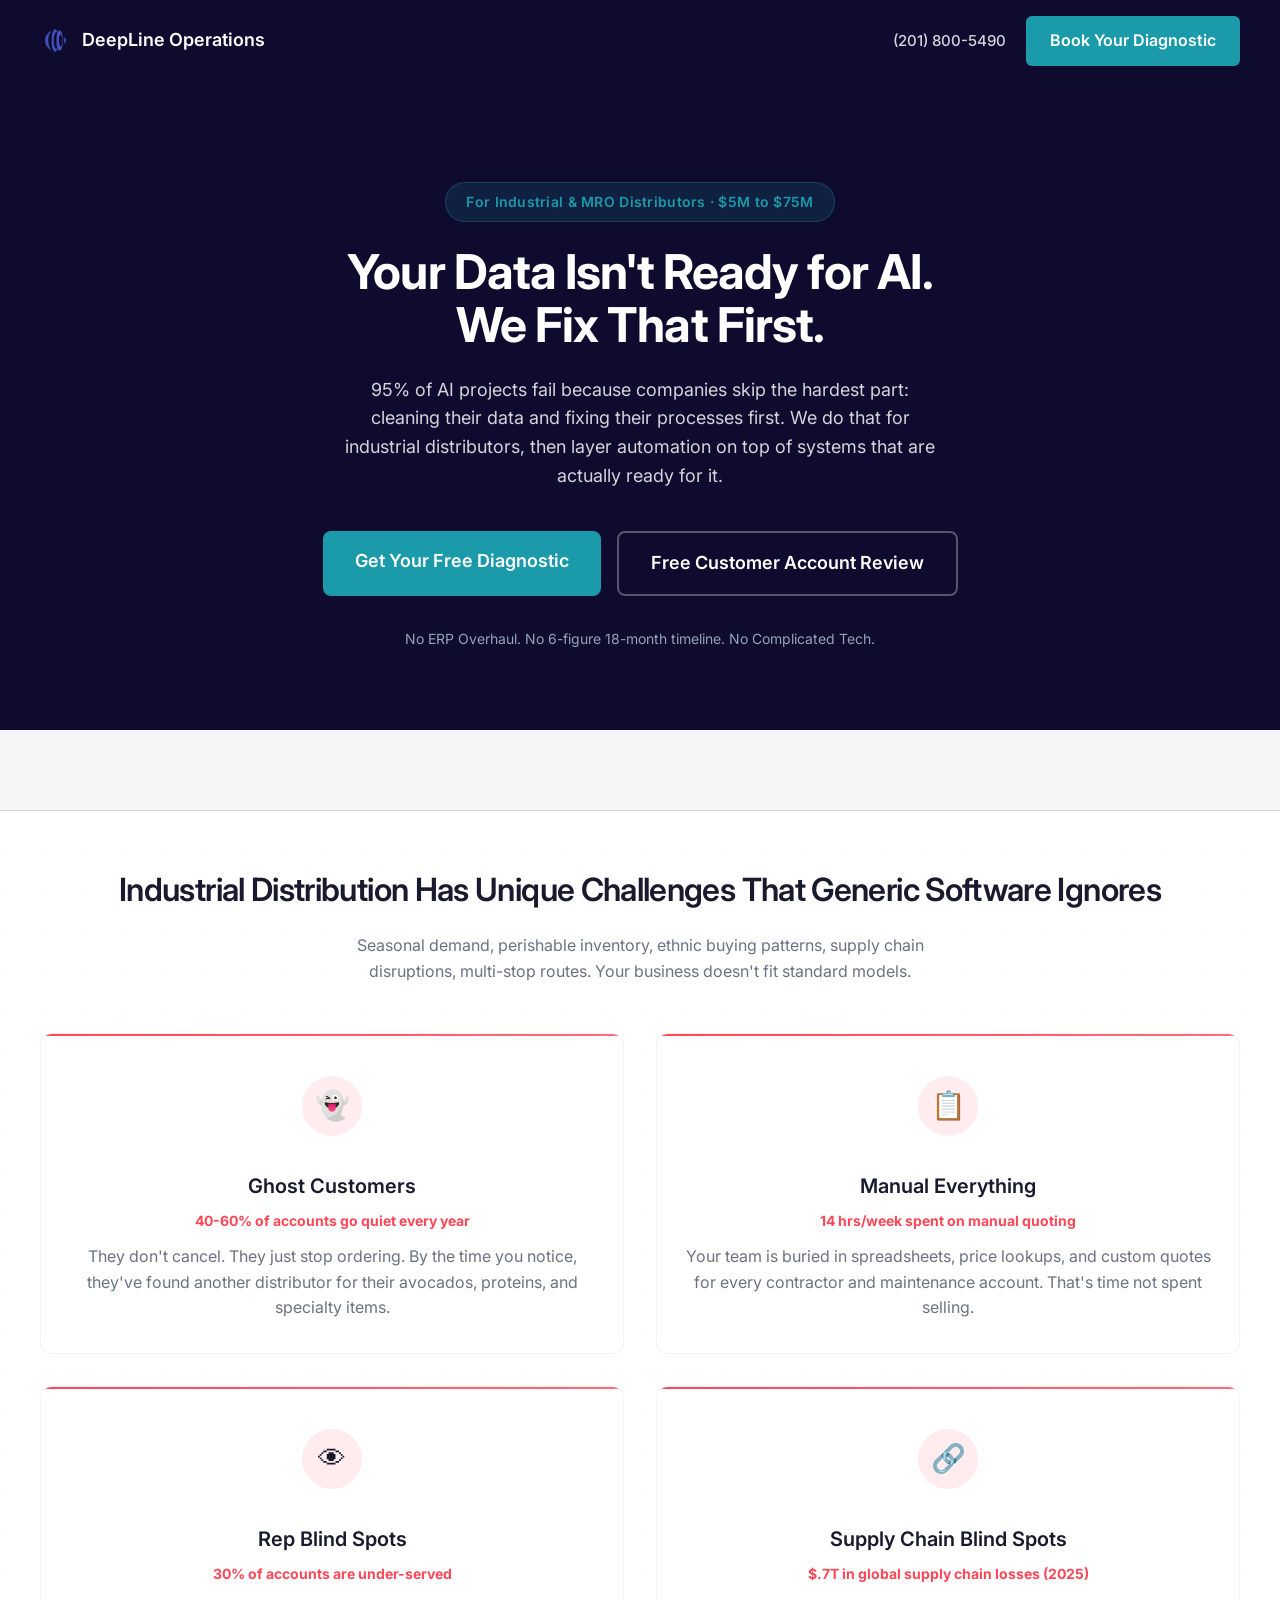
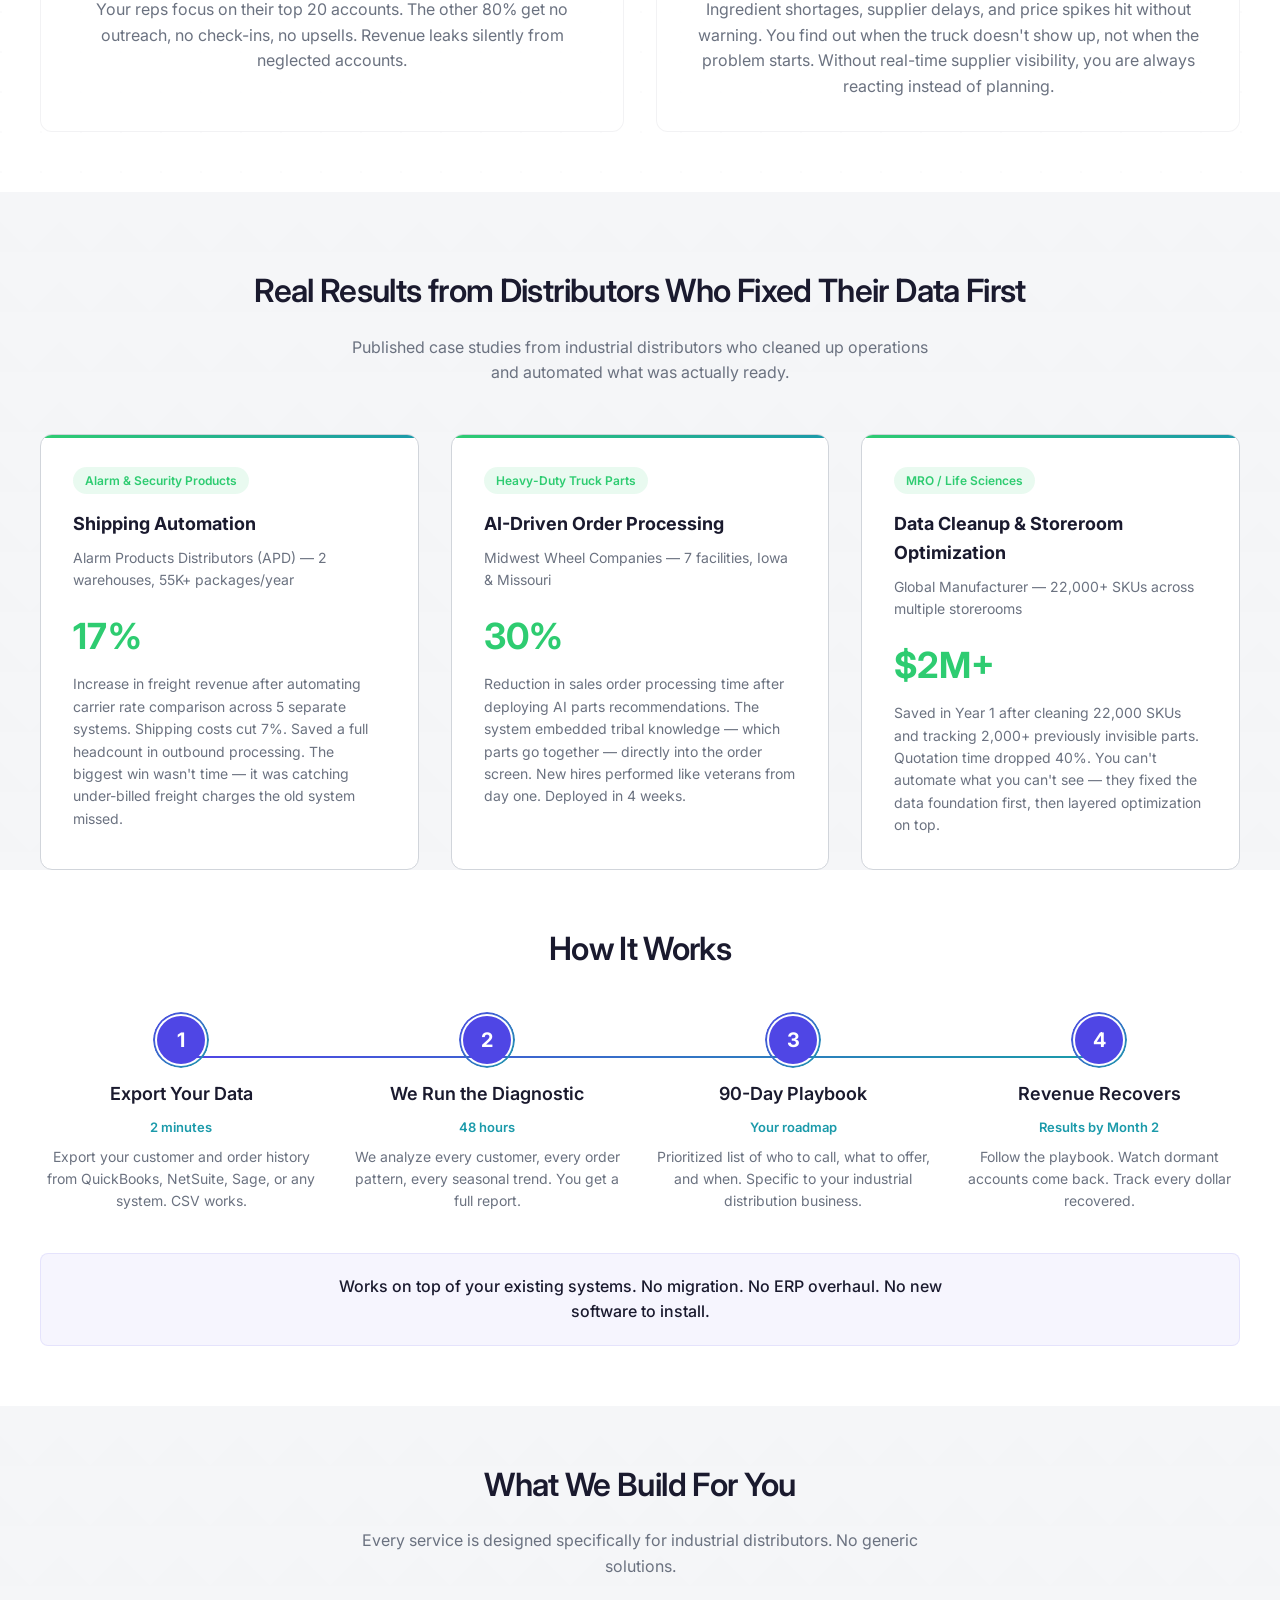
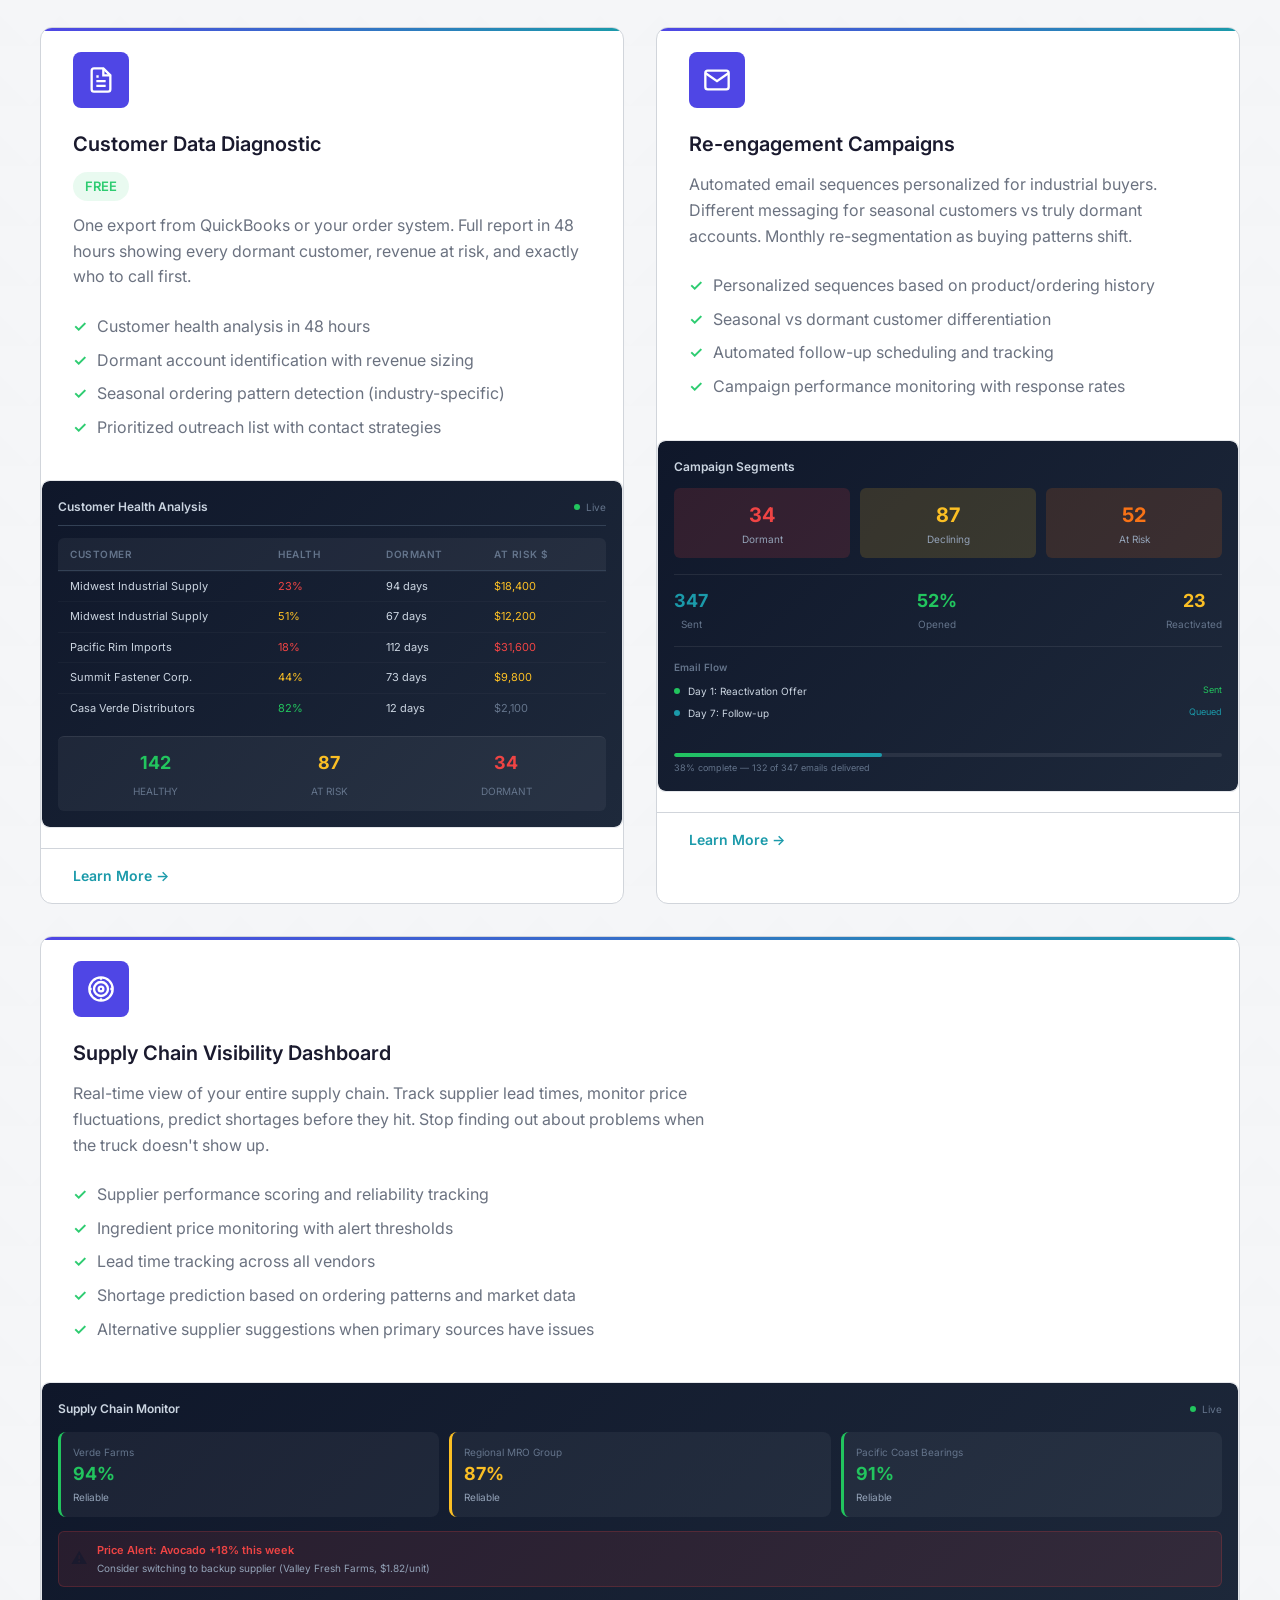
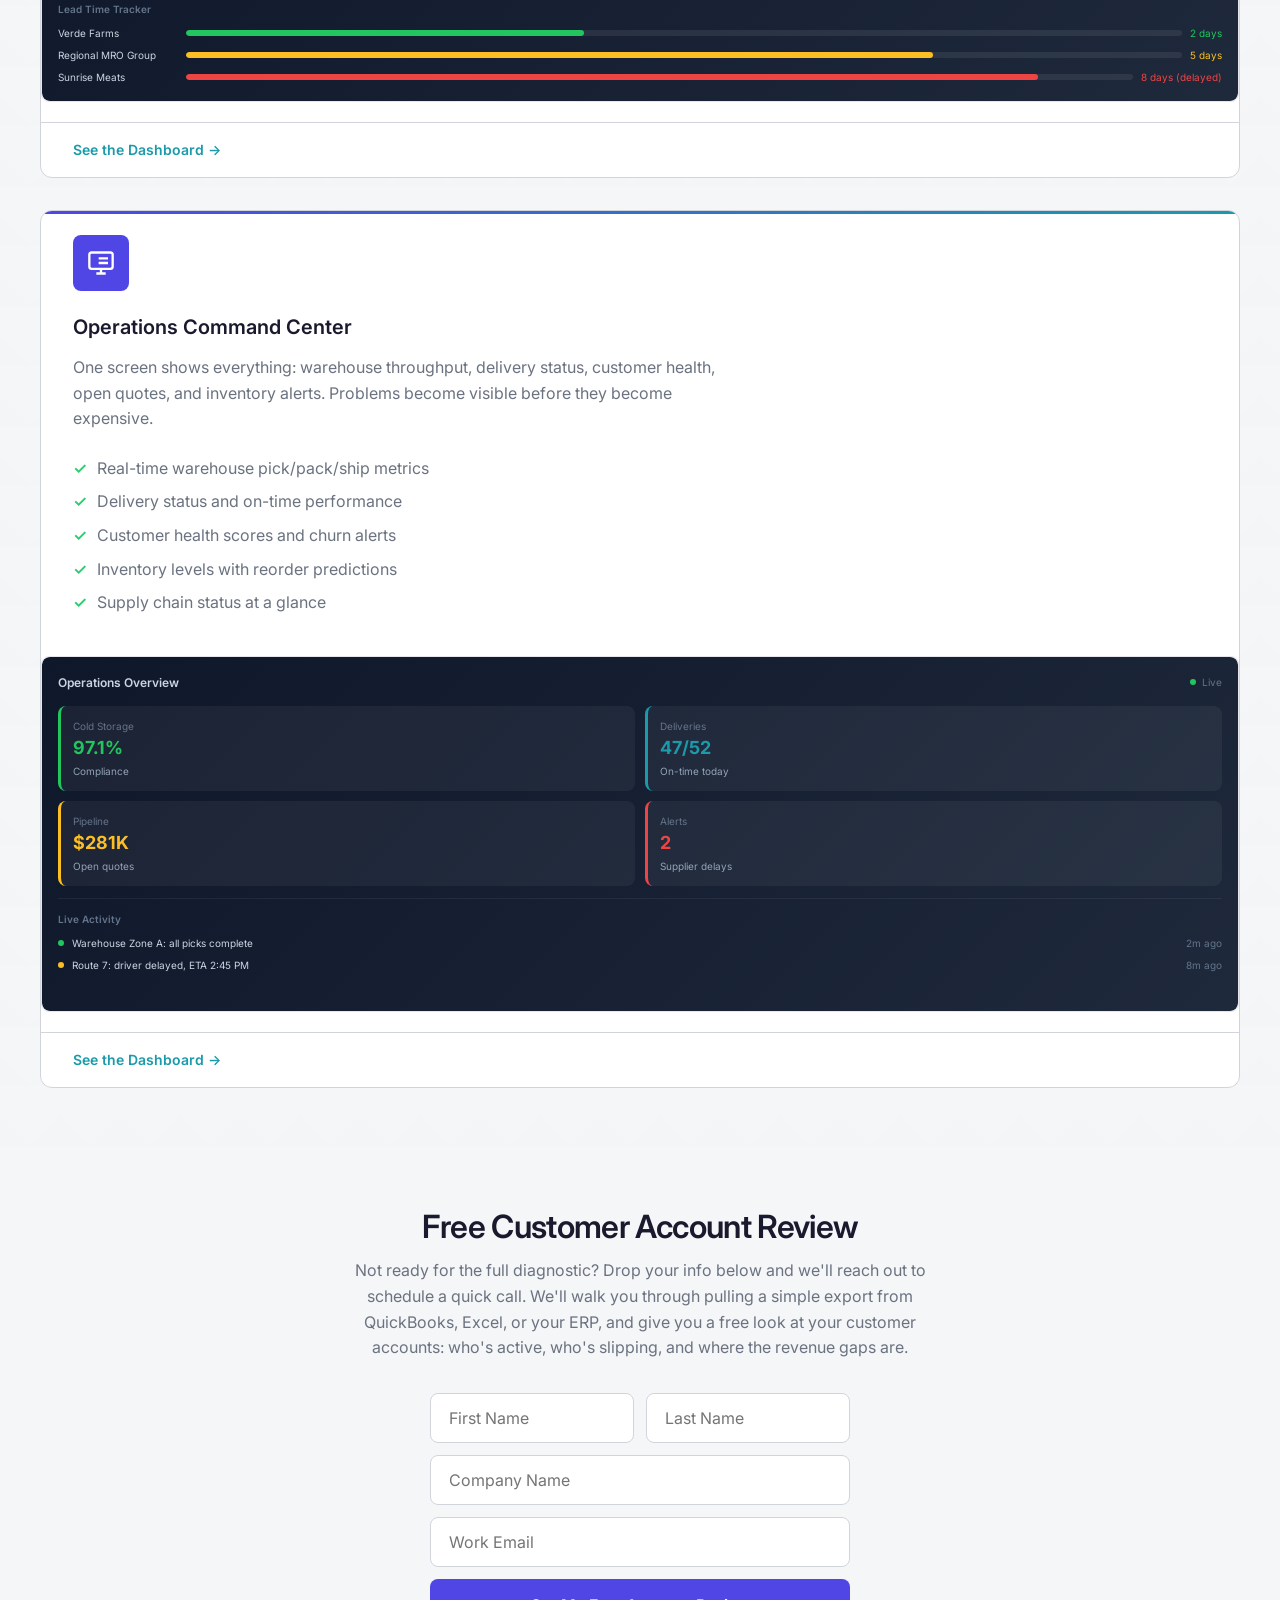
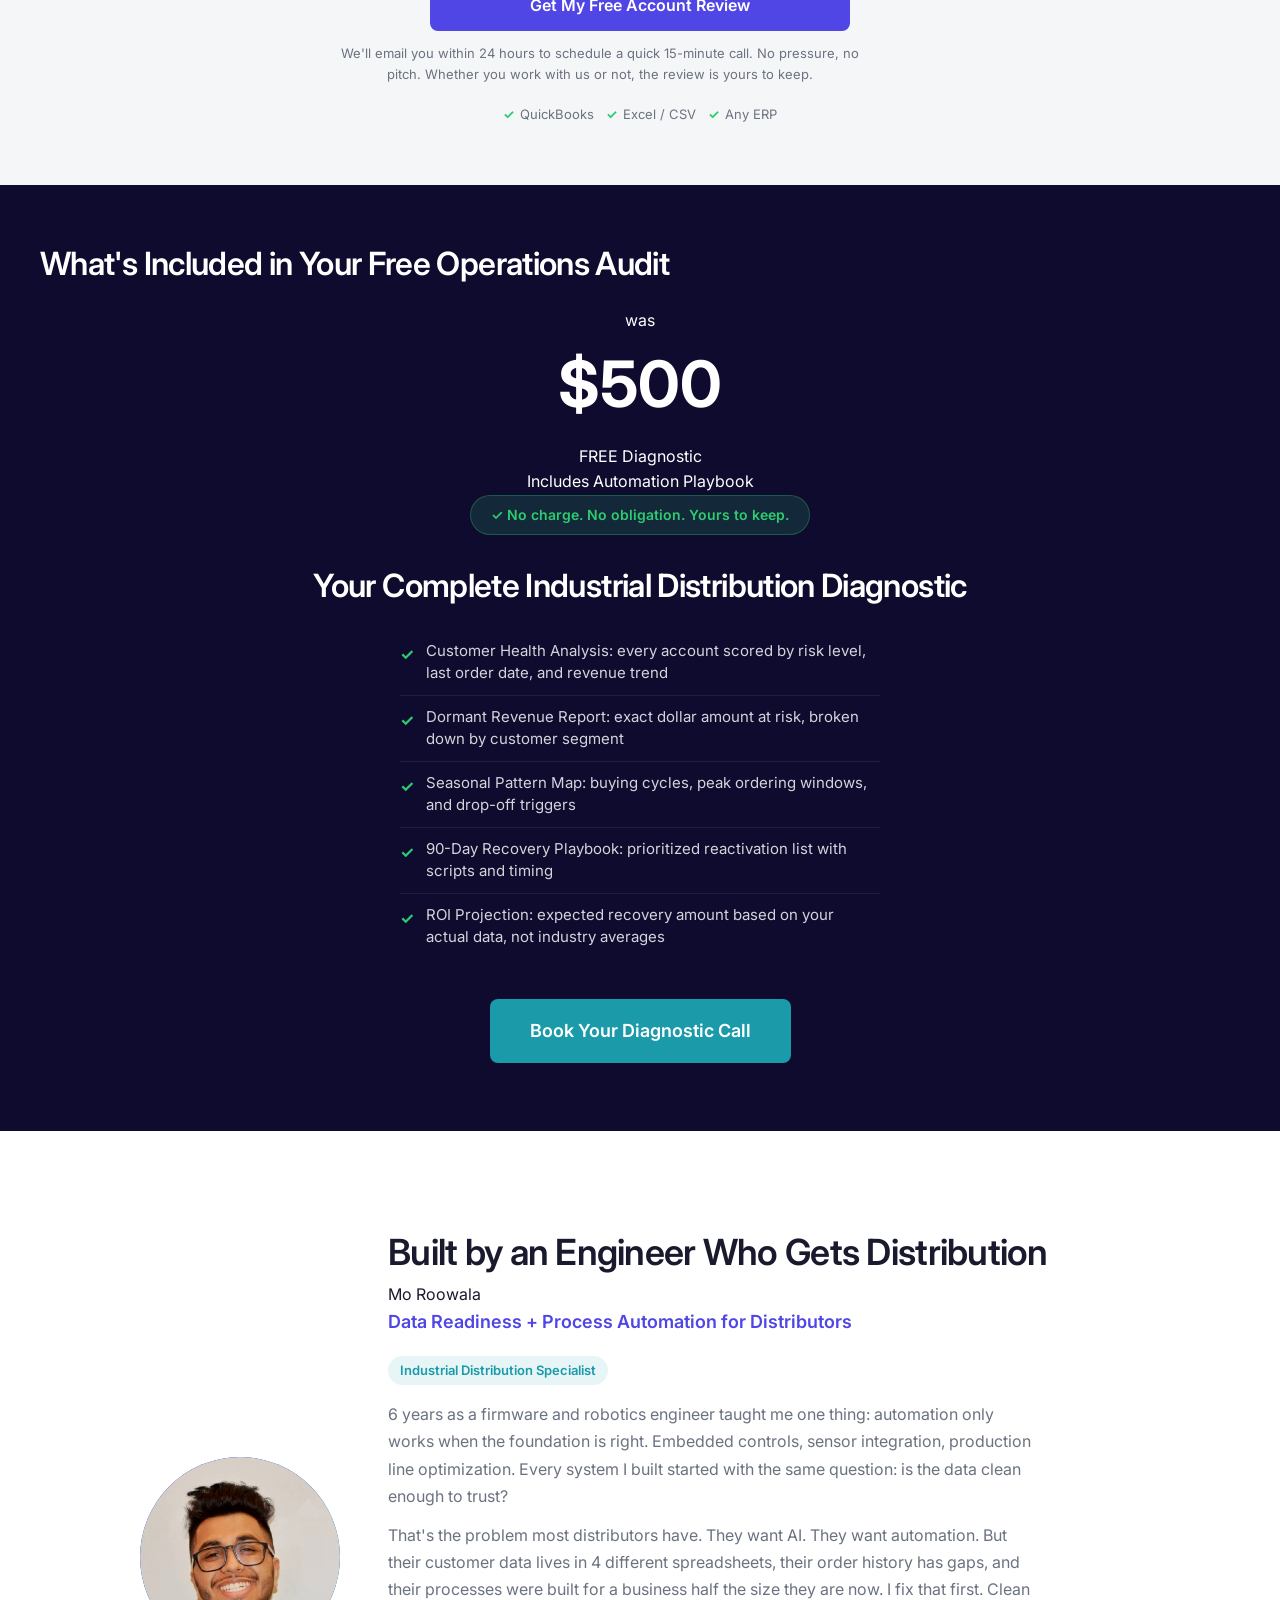
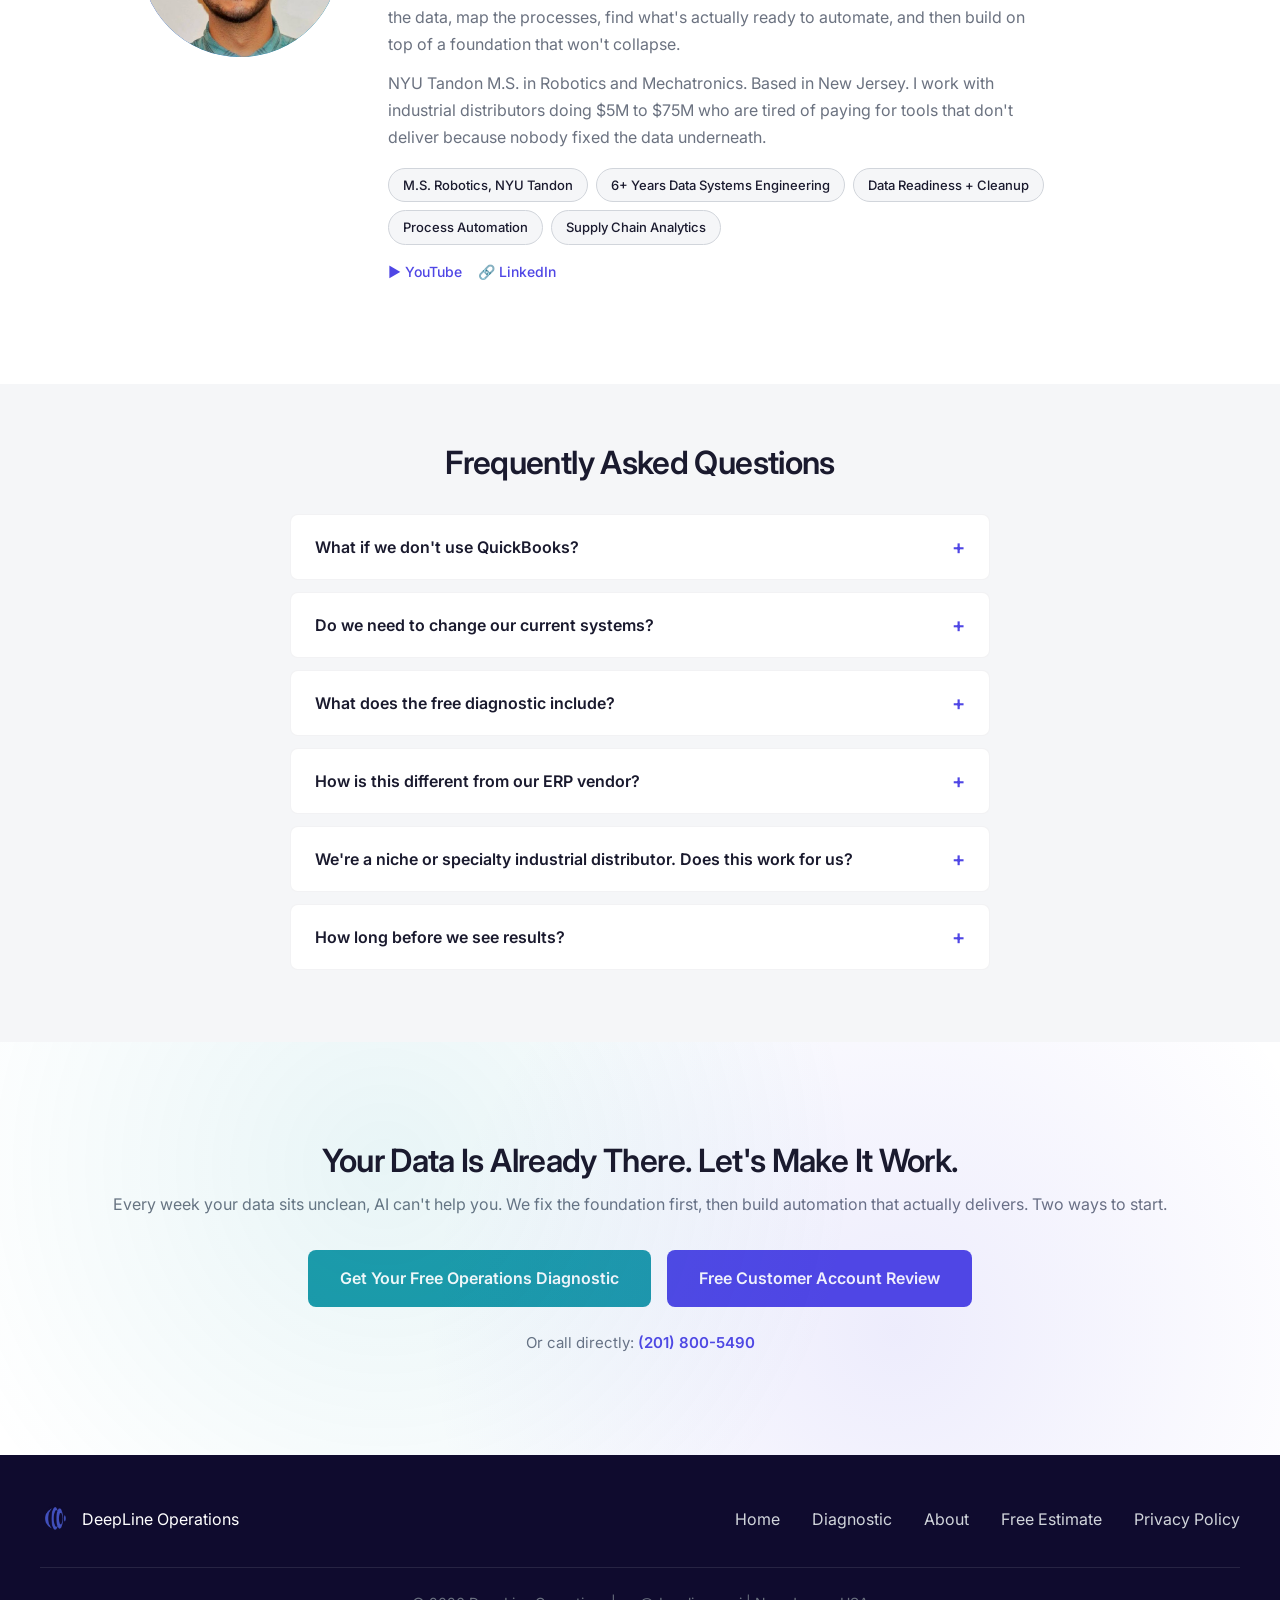
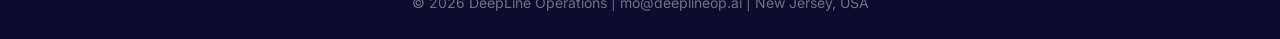
<file: index.html>
<!DOCTYPE html>
<html lang="en">
<head>
    <meta charset="UTF-8">
    <meta name="viewport" content="width=device-width, initial-scale=1.0">
    <script type="text/javascript">
    (function(c,l,a,r,i,t,y){
    c[a]=c[a]||function(){(c[a].q=c[a].q||[]).push(arguments)};
    t=l.createElement(r);t.async=1;t.src="https://www.clarity.ms/tag/"+i;
    y=l.getElementsByTagName(r)[0];y.parentNode.insertBefore(t,y);
    })(window, document, "clarity", "script", "vr7qncllbq");
    </script>
    <title>DeepLine Operations - Operations Automation for Industrial Distributors</title>
    <meta name="description" content="Free operations diagnostic for industrial and MRO distributors. We audit your sales, logistics, and admin processes, show you what can be automated, and give you a 90-day playbook. No charge, no obligation.">
    <meta name="author" content="Mo Roowala">
    <meta name="robots" content="index, follow">
    <meta name="geo.region" content="US-NJ">
    <meta name="geo.placename" content="New Jersey">
    <meta name="keywords" content="industrial distributor automation, MRO operations audit, distributor process optimization, supply chain AI, warehouse automation consultant, distributor scaling, back office automation">
    <link rel="canonical" href="https://go.deeplineop.ai/">

    <!-- Open Graph -->
    <meta property="og:title" content="Operations Automation for Industrial Distributors | DeepLine Operations">
    <meta property="og:description" content="95% of AI projects fail because companies skip data cleanup. We fix your data first, then layer automation on top of processes that are actually ready. For industrial distributors doing $5M-$75M.">
    <meta property="og:image" content="https://go.deeplineop.ai/logo.png">
    <meta property="og:url" content="https://go.deeplineop.ai/">
    <meta property="og:type" content="website">
    <meta property="og:site_name" content="DeepLine Operations">

    <!-- Twitter Card -->
    <meta name="twitter:card" content="summary_large_image">
    <meta name="twitter:title" content="Operations Automation for Industrial Distributors | DeepLine Operations">
    <meta name="twitter:description" content="95% of AI projects fail because companies skip data cleanup. We fix your data first, then layer automation on top of processes that are actually ready. For industrial distributors doing $5M-$75M.">
    <meta name="twitter:image" content="https://go.deeplineop.ai/logo.png">

    <link rel="icon" href="favicon.svg" type="image/svg+xml">

    <!-- Schema: Organization -->
    <script type="application/ld+json">
    {
      "@context": "https://schema.org",
      "@type": "Organization",
      "name": "DeepLine Operations",
      "url": "https://go.deeplineop.ai",
      "logo": "https://go.deeplineop.ai/logo.png",
      "description": "Operations automation specialists helping industrial distributors audit processes and implement automation across sales, marketing, logistics, and admin.",
      "serviceArea": {
        "@type": "Place",
        "name": "United States"
      },
      "address": {
        "@type": "PostalAddress",
        "addressRegion": "NJ",
        "addressCountry": "US"
      },
      "contactPoint": {
        "@type": "ContactPoint",
        "contactType": "customer support",
        "telephone": "+12018005490",
        "email": "mo@deeplineop.ai",
        "availableLanguage": "English"
      }
    }
    </script>

    <!-- Schema: ProfessionalService -->
    <script type="application/ld+json">
    {
      "@context": "https://schema.org",
      "@type": "ProfessionalService",
      "name": "DeepLine Operations",
      "serviceType": "Operations Automation for Industrial Distributors",
      "provider": {
        "@type": "Organization",
        "name": "DeepLine Operations"
      },
      "description": "Free operations audit for industrial distributors: sales, marketing, logistics, and admin process mapping with automation roadmap and 90-day playbook.",
      "areaServed": {
        "@type": "Country",
        "name": "United States"
      },
      "audience": {
        "@type": "BusinessAudience",
        "name": "Industrial Distributors ($5M-$75M annual revenue)"
      },
      "hasOfferCatalog": {
        "@type": "OfferCatalog",
        "name": "Industrial Distributor Operations Audit Services",
        "itemListElement": [
          {
            "@type": "Offer",
            "itemOffered": {
              "@type": "Service",
              "name": "Sales & Operations Process Audit",
              "description": "Full review of how leads come in, how quotes go out, logistics routing, invoicing, and every manual task consuming your team's hours"
            }
          },
          {
            "@type": "Offer",
            "itemOffered": {
              "@type": "Service",
              "name": "90-Day Recovery Playbook",
              "description": "Step-by-step plan identifying which processes are ready to automate now, the exact order to tackle them, expected ROI, and timelines"
            }
          }
        ]
      },
      "offers": {
        "@type": "Offer",
        "name": "Free Operations Diagnostic",
        "description": "Complete operations audit for industrial distributors: sales, marketing, logistics, and admin process mapping with automation roadmap",
        "price": "0",
        "priceCurrency": "USD"
      }
    }
    </script>

    <!-- Schema: FAQPage -->
    <script type="application/ld+json">
    {
      "@context": "https://schema.org",
      "@type": "FAQPage",
      "mainEntity": [
        {
          "@type": "Question",
          "name": "What if we don't use QuickBooks?",
          "acceptedAnswer": {
            "@type": "Answer",
            "text": "We work with any system that can export customer and order data: QuickBooks, NetSuite, SAP, Sage, or even spreadsheets. If you can export a CSV, we can analyze it."
          }
        },
        {
          "@type": "Question",
          "name": "Do we need to change our current systems?",
          "acceptedAnswer": {
            "@type": "Answer",
            "text": "No. We work on top of your existing systems. No migration, no ERP overhaul, no new software to install. We analyze your data export and deliver actionable results."
          }
        },
        {
          "@type": "Question",
          "name": "What does the free diagnostic include?",
          "acceptedAnswer": {
            "@type": "Answer",
            "text": "A complete operations audit covering your sales process, marketing and outreach, logistics and fulfillment, backend admin, an automation roadmap, and a 90-day implementation playbook. No charge, no obligation, yours to keep."
          }
        },
        {
          "@type": "Question",
          "name": "How is this different from our ERP vendor?",
          "acceptedAnswer": {
            "@type": "Answer",
            "text": "ERP vendors manage your operations. We analyze your customer data to find revenue you are already losing. ERPs track what happened; we predict what is about to happen and help you prevent it."
          }
        },
        {
          "@type": "Question",
          "name": "We're a niche or specialty industrial distributor. Does this work for us?",
          "acceptedAnswer": {
            "@type": "Answer",
            "text": "Especially well. Specialty industrial distributors — MRO, fasteners, safety, electrical, plumbing — often have the highest automation potential because their operations involve high SKU counts, complex quoting, and long-tail customer bases. We have deep experience with distributors handling thousands of SKUs across multiple warehouses and territories."
          }
        },
        {
          "@type": "Question",
          "name": "How long before we see results?",
          "acceptedAnswer": {
            "@type": "Answer",
            "text": "The diagnostic takes 48 hours. Your 90-day playbook starts producing results within the first 30 days. Most clients see measurable revenue recovery by Month 2."
          }
        }
      ]
    }
    </script>

    <!-- Schema: Person (E-E-A-T) -->
    <script type="application/ld+json">
    {
      "@context": "https://schema.org",
      "@type": "Person",
      "name": "Mo Roowala",
      "jobTitle": "Founder & CEO",
      "worksFor": {
        "@type": "Organization",
        "name": "DeepLine Operations",
        "url": "https://go.deeplineop.ai"
      },
      "alumniOf": {
        "@type": "CollegeOrUniversity",
        "name": "NYU Tandon School of Engineering"
      },
      "knowsAbout": ["Process Automation", "Data Engineering", "Industrial Distribution", "Supply Chain Analytics", "Robotics", "MRO Operations"],
      "sameAs": [
        "https://www.linkedin.com/in/mohammedali-roowala",
        "https://www.youtube.com/@DeeplineOperations"
      ]
    }
    </script>

    <link rel="preconnect" href="https://fonts.googleapis.com">
    <link rel="preconnect" href="https://fonts.gstatic.com" crossorigin>
    <link href="https://fonts.googleapis.com/css2?family=Inter:wght@400;500;600;700&display=swap" rel="stylesheet">
    <link rel="stylesheet" href="styles.css">
    <style>
        * {
            margin: 0;
            padding: 0;
            box-sizing: border-box;
        }

        :root {
            --deep-purple-navy: #0F0B2E;
            --muted-indigo: #4F46E5;
            --teal-accent: #1B9AAA;
            --signal-green: #2ECC71;
            --dark-ink: #1A1A2E;
            --medium-gray: #6B7280;
            --light-gray: #D1D5DB;
            --off-white: #F5F6F8;
            --white: #FFFFFF;
        }

        body {
            font-family: 'Inter', -apple-system, BlinkMacSystemFont, sans-serif;
            line-height: 1.6;
            color: var(--dark-ink);
            margin: 0;
            padding: 0;
            overflow-x: hidden;
        }

        h1 {
            font-size: 48px;
            font-weight: 700;
            letter-spacing: -0.02em;
            line-height: 1.1;
        }

        h2 {
            font-size: 32px;
            font-weight: 600;
            letter-spacing: -0.02em;
            line-height: 1.2;
            margin-bottom: 1.5rem;
        }

        h3 {
            font-size: 20px;
            font-weight: 600;
            margin-bottom: 1rem;
        }

        p {
            font-size: 16px;
            line-height: 1.6;
            max-width: 65ch;
        }

        .container {
            max-width: 1400px;
            margin: 0 auto;
            padding: 0 40px;
        }

        section {
            padding: 60px 0;
            opacity: 0;
            transform: translateY(20px);
            transition: all 0.6s ease;
        }

        section.visible {
            opacity: 1;
            transform: translateY(0);
        }

        /* ========== Navigation ========== */
        nav {
            position: sticky;
            top: 0;
            background: var(--deep-purple-navy);
            z-index: 1000;
            transition: box-shadow 0.3s ease;
        }

        nav.scrolled {
            box-shadow: 0 2px 20px rgba(15, 11, 46, 0.2);
        }

        .nav-container {
            display: flex;
            justify-content: space-between;
            align-items: center;
            padding: 16px 40px;
            max-width: 1400px;
            margin: 0 auto;
        }

        .logo-section {
            display: flex;
            align-items: center;
            color: white;
            text-decoration: none;
        }

        .logo-section img {
            height: 32px;
            margin-right: 12px;
        }

        .logo-text {
            font-weight: 600;
            font-size: 18px;
        }

        .nav-right {
            display: flex;
            align-items: center;
            gap: 20px;
        }

        .nav-phone {
            color: #D1D5DB;
            text-decoration: none;
            font-weight: 500;
            font-size: 15px;
            transition: color 0.3s ease;
        }

        .nav-phone:hover {
            color: var(--teal-accent);
        }

        .nav-cta {
            background: var(--teal-accent);
            color: white;
            padding: 12px 24px;
            border-radius: 6px;
            text-decoration: none;
            font-weight: 600;
            transition: all 0.3s ease;
            position: relative;
            overflow: hidden;
            white-space: nowrap;
        }

        .nav-cta:hover {
            background: #148994;
            color: white;
            transform: translateY(-1px);
        }

        .nav-cta::before {
            content: '';
            position: absolute;
            top: 0;
            left: -100%;
            width: 100%;
            height: 100%;
            background: linear-gradient(90deg, transparent, rgba(255,255,255,0.2), transparent);
            transition: left 0.5s;
        }

        .nav-cta:hover::before {
            left: 100%;
        }

        .mobile-menu {
            display: none;
            background: none;
            border: none;
            color: white;
            font-size: 24px;
            cursor: pointer;
        }

        /* ========== Hero ========== */
        .hero {
            background: var(--deep-purple-navy);
            color: white;
            padding: 100px 0 80px;
            position: relative;
            overflow: hidden;
        }

        .hero::before {
            content: none;
        }

        .animated-grid {
            position: absolute;
            top: 0; left: 0; right: 0; bottom: 0;
            opacity: 0.06;
            background-image:
                linear-gradient(rgba(255,255,255,0.1) 1px, transparent 1px),
                linear-gradient(90deg, rgba(255,255,255,0.1) 1px, transparent 1px);
            background-size: 30px 30px;
            animation: gridDrift 50s linear infinite;
            will-change: background-position;
        }

        @keyframes gridDrift {
            from { background-position: 0 0; }
            to   { background-position: 30px 30px; }
        }

        @keyframes ambientPulse {
            0%, 100% { opacity: 0.5; transform: scale(1); }
            50%      { opacity: 0.85; transform: scale(1.04); }
        }

        .hero-ambient {
            position: absolute;
            top: 0; left: 0; right: 0; bottom: 0;
            overflow: hidden;
            mask-image: radial-gradient(ellipse 80% 60% at 50% 40%, black 30%, transparent 70%);
            -webkit-mask-image: radial-gradient(ellipse 80% 60% at 50% 40%, black 30%, transparent 70%);
        }

        .hero-ambient::before {
            content: '';
            position: absolute;
            top: 0; left: 0; right: 0; bottom: 0;
            background:
                radial-gradient(circle 1px at 20% 30%, rgba(27,154,170,0.4) 0%, transparent 1px),
                radial-gradient(circle 1px at 60% 20%, rgba(27,154,170,0.3) 0%, transparent 1px),
                radial-gradient(circle 1px at 80% 45%, rgba(27,154,170,0.35) 0%, transparent 1px),
                radial-gradient(circle 1px at 35% 55%, rgba(27,154,170,0.25) 0%, transparent 1px);
            opacity: 0.7;
            animation: ambientPulse 9s ease-in-out infinite;
            will-change: opacity, transform;
        }

        .hero-content {
            position: relative;
            z-index: 2;
            max-width: 800px;
            margin: 0 auto;
            text-align: center;
        }

        .hero-badge {
            display: inline-block;
            background: rgba(27, 154, 170, 0.15);
            border: 1px solid rgba(27, 154, 170, 0.3);
            color: var(--teal-accent);
            padding: 8px 20px;
            border-radius: 30px;
            font-size: 14px;
            font-weight: 600;
            margin-bottom: 24px;
            letter-spacing: 0.02em;
        }

        .hero h1 {
            color: white;
            margin-bottom: 24px;
        }

        .hero-subtitle {
            font-size: 18px;
            color: #D1D5DB;
            margin-bottom: 40px;
            max-width: 600px;
            margin-left: auto;
            margin-right: auto;
        }

        .hero-ctas {
            display: flex;
            gap: 16px;
            justify-content: center;
            margin-bottom: 32px;
            flex-wrap: wrap;
        }

        .hero-cta {
            padding: 16px 32px;
            border-radius: 8px;
            text-decoration: none;
            font-weight: 600;
            font-size: 18px;
            transition: all 0.3s ease;
            display: inline-block;
            position: relative;
            overflow: hidden;
        }

        .hero-cta.primary {
            background: var(--teal-accent);
            color: white;
        }

        .hero-cta.primary:hover {
            background: #148994;
            transform: translateY(-2px);
            box-shadow: 0 8px 25px rgba(27, 154, 170, 0.3);
        }

        .hero-cta.secondary {
            background: transparent;
            color: white;
            border: 2px solid rgba(255,255,255,0.3);
        }

        .hero-cta.secondary:hover {
            border-color: white;
            transform: translateY(-2px);
        }

        .hero-cta::before {
            content: '';
            position: absolute;
            top: 0;
            left: -100%;
            width: 100%;
            height: 100%;
            background: linear-gradient(90deg, transparent, rgba(255,255,255,0.2), transparent);
            transition: left 0.6s;
        }

        .hero-cta:hover::before {
            left: 100%;
        }

        .trust-line {
            color: #94a3b8;
            font-size: 14px;
        }

        .trust-line strong {
            color: var(--signal-green);
        }

        /* ========== Stats Bar ========== */
        .stats-bar {
            background: var(--off-white);
            padding: 40px 0;
            border-bottom: 1px solid var(--light-gray);
        }

        .stats-bar .visible-override {
            opacity: 1;
            transform: none;
        }

        .stats-grid {
            display: grid;
            grid-template-columns: repeat(4, 1fr);
            gap: 32px;
            text-align: center;
        }

        .stat-item .stat-number {
            font-size: 36px;
            font-weight: 700;
            color: var(--muted-indigo);
            display: block;
        }

        .stat-item .stat-label {
            font-size: 14px;
            color: var(--medium-gray);
            margin-top: 4px;
        }

        /* ========== Problems ========== */
        .problems {
            background: white;
            position: relative;
        }

        .problems::before {
            content: '';
            position: absolute;
            top: 0; left: 0; right: 0; bottom: 0;
            background-image:
                radial-gradient(circle at 1px 1px, rgba(15, 11, 46, 0.03) 1px, transparent 0);
            background-size: 40px 40px;
            opacity: 0.5;
        }

        .section-header {
            text-align: center;
            margin-bottom: 16px;
            position: relative;
        }

        .section-header p {
            color: var(--medium-gray);
            margin: 0 auto;
            max-width: 600px;
        }

        .problems-grid {
            display: grid;
            grid-template-columns: repeat(2, 1fr);
            gap: 32px;
            margin-top: 48px;
            position: relative;
        }

        .problem-card {
            text-align: center;
            padding: 32px 24px;
            background: rgba(255, 255, 255, 0.8);
            border-radius: 12px;
            border: 1px solid rgba(15, 11, 46, 0.05);
            transition: all 0.3s ease;
            position: relative;
            overflow: hidden;
        }

        .problem-card:hover {
            transform: translateY(-4px);
            box-shadow: 0 8px 25px rgba(0, 0, 0, 0.1);
            border-color: var(--muted-indigo);
        }

        .problem-card::before {
            content: '';
            position: absolute;
            top: 0; left: 0; right: 0;
            height: 2px;
            background: linear-gradient(90deg, #ff4757, #ff6b7d);
        }

        .problem-visual {
            width: 80px;
            height: 80px;
            margin: 0 auto 24px;
            position: relative;
            display: flex;
            align-items: center;
            justify-content: center;
        }

        .problem-icon {
            width: 60px;
            height: 60px;
            border-radius: 50%;
            background: rgba(255, 71, 87, 0.1);
            display: flex;
            align-items: center;
            justify-content: center;
            font-size: 28px;
        }

        .problem-card h3 {
            color: var(--dark-ink);
            margin-bottom: 8px;
        }

        .problem-stat {
            color: #ff4757;
            font-weight: 700;
            font-size: 14px;
            margin-bottom: 12px;
        }

        .problem-card p {
            color: var(--medium-gray);
            margin: 0 auto;
        }

        /* ========== Results / Case Studies ========== */
        .results {
            background: var(--off-white);
            position: relative;
        }

        .results::before {
            content: '';
            position: absolute;
            top: 0; left: 0; right: 0; bottom: 0;
            background-image:
                linear-gradient(45deg, rgba(15, 11, 46, 0.02) 25%, transparent 25%),
                linear-gradient(-45deg, rgba(15, 11, 46, 0.02) 25%, transparent 25%);
            background-size: 60px 60px;
            opacity: 0.3;
        }

        .results-grid {
            display: grid;
            grid-template-columns: repeat(3, 1fr);
            gap: 32px;
            margin-top: 48px;
            position: relative;
        }

        .result-card {
            background: white;
            padding: 32px;
            border-radius: 12px;
            border: 1px solid var(--light-gray);
            transition: all 0.3s ease;
            position: relative;
            overflow: hidden;
            opacity: 0;
            transform: translateY(20px);
        }

        .result-card.animate {
            opacity: 1;
            transform: translateY(0);
        }

        .result-card:hover {
            transform: translateY(-4px);
            box-shadow: 0 12px 30px rgba(0, 0, 0, 0.15);
        }

        .result-card::before {
            content: '';
            position: absolute;
            top: 0; left: 0; right: 0;
            height: 3px;
            background: linear-gradient(90deg, var(--signal-green), var(--teal-accent));
        }

        .result-tag {
            display: inline-block;
            background: rgba(46, 204, 113, 0.1);
            color: var(--signal-green);
            padding: 4px 12px;
            border-radius: 20px;
            font-size: 12px;
            font-weight: 600;
            margin-bottom: 16px;
        }

        .result-card h4 {
            color: var(--dark-ink);
            font-size: 18px;
            margin-bottom: 8px;
        }

        .result-company {
            color: var(--medium-gray);
            font-size: 14px;
            margin-bottom: 16px;
        }

        .result-number {
            font-size: 36px;
            font-weight: 700;
            color: var(--signal-green);
            margin-bottom: 8px;
        }

        .result-detail {
            color: var(--medium-gray);
            font-size: 14px;
        }

        /* ========== How It Works ========== */
        .how-it-works {
            background: white;
            position: relative;
        }

        .steps-grid {
            display: grid;
            grid-template-columns: repeat(4, 1fr);
            gap: 24px;
            margin-top: 48px;
            position: relative;
        }

        .steps-grid::before {
            content: '';
            position: absolute;
            top: 40px;
            left: 12.5%;
            right: 12.5%;
            height: 2px;
            background: linear-gradient(90deg, var(--muted-indigo), var(--teal-accent));
            z-index: 0;
        }

        .step-card {
            text-align: center;
            position: relative;
            z-index: 1;
        }

        .step-number {
            width: 48px;
            height: 48px;
            border-radius: 50%;
            background: var(--muted-indigo);
            color: white;
            display: flex;
            align-items: center;
            justify-content: center;
            font-weight: 700;
            font-size: 20px;
            margin: 0 auto 16px;
        }

        .step-card h3 {
            font-size: 18px;
            margin-bottom: 8px;
        }

        .step-time {
            color: var(--teal-accent);
            font-weight: 600;
            font-size: 13px;
            margin-bottom: 8px;
        }

        .step-card p {
            color: var(--medium-gray);
            font-size: 14px;
            margin: 0 auto;
        }

        .no-migration {
            text-align: center;
            margin-top: 40px;
            padding: 20px;
            background: rgba(79, 70, 229, 0.05);
            border-radius: 8px;
            border: 1px solid rgba(79, 70, 229, 0.1);
            position: relative;
        }

        .no-migration p {
            color: var(--dark-ink);
            font-weight: 500;
            margin: 0 auto;
        }

        /* ========== Free Report ========== */
        .free-report {
            background: var(--off-white);
            position: relative;
        }

        .free-report-inner {
            max-width: 600px;
            margin: 0 auto;
            text-align: center;
            position: relative;
        }

        .free-report h2 {
            margin-bottom: 12px;
        }

        .free-report .subtext {
            color: var(--medium-gray);
            margin-bottom: 32px;
            margin-left: auto;
            margin-right: auto;
            max-width: none;
        }

        .lead-form {
            display: flex;
            flex-direction: column;
            gap: 12px;
            max-width: 420px;
            margin: 0 auto;
            width: 100%;
        }

        .lead-form-row {
            display: flex;
            gap: 12px;
            width: 100%;
        }

        .lead-form-row input {
            flex: 1;
            min-width: 0;
        }

        .lead-form input {
            padding: 14px 18px;
            border: 1px solid var(--light-gray);
            border-radius: 8px;
            font-size: 16px;
            font-family: inherit;
            transition: border-color 0.3s ease;
        }

        .lead-form input:focus {
            outline: none;
            border-color: var(--muted-indigo);
            box-shadow: 0 0 0 3px rgba(79, 70, 229, 0.1);
        }

        .lead-form button {
            padding: 16px;
            background: var(--muted-indigo);
            color: white;
            border: none;
            border-radius: 8px;
            font-size: 16px;
            font-weight: 600;
            font-family: inherit;
            cursor: pointer;
            transition: all 0.3s ease;
        }

        .lead-form button:hover {
            background: #4338CA;
            transform: translateY(-1px);
        }

        .form-note {
            color: var(--medium-gray);
            font-size: 13px;
            margin-top: 12px;
        }

        /* ========== Diagnostic Offer ========== */
        .diagnostic-offer {
            background: var(--deep-purple-navy);
            color: white;
            position: relative;
            overflow: hidden;
        }

        .diagnostic-inner {
            max-width: 700px;
            margin: 0 auto;
            text-align: center;
            position: relative;
            z-index: 2;
        }

        .price-anchor {
            color: #94a3b8;
            font-size: 15px;
            margin-bottom: 8px;
            max-width: none;
            margin-left: auto;
            margin-right: auto;
        }

        .price-anchor .strikethrough {
            text-decoration: line-through;
            color: #64748b;
        }

        .diagnostic-price {
            font-size: 64px;
            font-weight: 700;
            color: white;
            margin-bottom: 8px;
        }

        .guarantee-badge {
            display: inline-flex;
            align-items: center;
            gap: 8px;
            background: rgba(46, 204, 113, 0.15);
            border: 1px solid rgba(46, 204, 113, 0.3);
            color: var(--signal-green);
            padding: 8px 20px;
            border-radius: 30px;
            font-size: 14px;
            font-weight: 600;
            margin-bottom: 32px;
        }

        .deliverables {
            text-align: left;
            max-width: 480px;
            margin: 0 auto 40px;
        }

        .deliverable-item {
            display: flex;
            align-items: flex-start;
            gap: 12px;
            padding: 10px 0;
            border-bottom: 1px solid rgba(255,255,255,0.08);
        }

        .deliverable-item:last-child {
            border-bottom: none;
        }

        .deliverable-check {
            color: var(--signal-green);
            font-weight: 700;
            flex-shrink: 0;
            margin-top: 2px;
        }

        .deliverable-text {
            color: #D1D5DB;
            font-size: 15px;
            line-height: 1.5;
        }

        .diagnostic-cta {
            display: inline-block;
            background: var(--teal-accent);
            color: white;
            padding: 18px 40px;
            border-radius: 8px;
            text-decoration: none;
            font-weight: 600;
            font-size: 18px;
            transition: all 0.3s ease;
            position: relative;
            overflow: hidden;
        }

        .diagnostic-cta:hover {
            background: #148994;
            transform: translateY(-2px);
            box-shadow: 0 8px 25px rgba(27, 154, 170, 0.3);
        }

        .diagnostic-cta::before {
            content: '';
            position: absolute;
            top: 0;
            left: -100%;
            width: 100%;
            height: 100%;
            background: linear-gradient(90deg, transparent, rgba(255,255,255,0.2), transparent);
            transition: left 0.6s;
        }

        .diagnostic-cta:hover::before {
            left: 100%;
        }

        /* ========== About / Bio ========== */
        .about-section {
            background: white;
        }

        .about-content {
            display: flex;
            gap: 48px;
            align-items: center;
            position: relative;
        }

        .about-photo {
            width: 200px;
            min-width: 200px;
            height: 200px;
            border-radius: 50%;
            overflow: hidden;
            flex-shrink: 0;
        }

        .about-photo img {
            width: 100%;
            height: 100%;
            object-fit: cover;
            border-radius: 50%;
        }

        .about-text h2 {
            margin-bottom: 8px;
        }

        .about-role {
            color: var(--muted-indigo);
            font-weight: 600;
            margin-bottom: 4px;
        }

        .about-specialist-tag {
            display: inline-block;
            background: rgba(27, 154, 170, 0.1);
            color: var(--teal-accent);
            padding: 4px 12px;
            border-radius: 20px;
            font-size: 13px;
            font-weight: 600;
            margin-bottom: 16px;
        }

        .about-text p {
            color: var(--medium-gray);
            margin-bottom: 12px;
        }

        .about-credentials {
            display: flex;
            flex-wrap: wrap;
            gap: 8px;
            margin-top: 16px;
        }

        .credential-tag {
            background: var(--off-white);
            color: var(--dark-ink);
            padding: 6px 14px;
            border-radius: 20px;
            font-size: 13px;
            font-weight: 500;
        }

        .about-links {
            display: flex;
            gap: 16px;
            margin-top: 16px;
        }

        .about-links a {
            color: var(--muted-indigo);
            text-decoration: none;
            font-weight: 500;
            font-size: 14px;
            transition: color 0.3s ease;
        }

        .about-links a:hover {
            color: var(--teal-accent);
        }

        /* ========== FAQ ========== */
        .faq-section {
            background: var(--off-white);
        }

        .faq-list {
            max-width: 700px;
            margin: 32px auto 0;
            position: relative;
        }

        .faq-item {
            background: white;
            border-radius: 8px;
            margin-bottom: 12px;
            border: 1px solid rgba(15, 11, 46, 0.05);
            overflow: hidden;
            transition: all 0.3s ease;
        }

        .faq-item:hover {
            border-color: var(--muted-indigo);
        }

        .faq-question {
            width: 100%;
            padding: 20px 24px;
            background: none;
            border: none;
            font-family: inherit;
            font-size: 16px;
            font-weight: 600;
            color: var(--dark-ink);
            cursor: pointer;
            display: flex;
            justify-content: space-between;
            align-items: center;
            text-align: left;
        }

        .faq-toggle {
            font-size: 20px;
            color: var(--muted-indigo);
            transition: transform 0.3s ease;
            flex-shrink: 0;
            margin-left: 16px;
        }

        .faq-item.open .faq-toggle {
            transform: rotate(45deg);
        }

        .faq-answer {
            display: grid;
            grid-template-rows: 0fr;
            transition: grid-template-rows 0.35s ease;
        }

        .faq-answer-inner {
            overflow: hidden;
            min-height: 0;
            padding: 0 24px;
            color: var(--medium-gray);
            line-height: 1.6;
        }

        .faq-item.open .faq-answer {
            grid-template-rows: 1fr;
        }

        .faq-item.open .faq-answer-inner {
            padding-bottom: 20px;
        }

        /* ========== Final CTA ========== */
        .final-cta {
            background: white;
            text-align: center;
        }

        .final-cta h2 {
            margin-bottom: 12px;
            color: var(--dark-ink);
        }

        .final-cta .subtext {
            color: var(--medium-gray);
            margin: 0 auto 32px;
            max-width: none;
            text-align: center;
        }

        .final-cta-buttons {
            display: flex;
            gap: 16px;
            justify-content: center;
            flex-wrap: wrap;
            margin-bottom: 24px;
        }

        .final-cta-buttons a {
            padding: 16px 32px;
            border-radius: 8px;
            text-decoration: none;
            font-weight: 600;
            font-size: 16px;
            transition: all 0.3s ease;
        }

        .final-cta-buttons .primary {
            background: var(--teal-accent);
            color: white;
        }

        .final-cta-buttons .primary:hover {
            background: #148994;
            transform: translateY(-2px);
        }

        .final-cta-buttons .secondary {
            background: var(--muted-indigo);
            color: white;
        }

        .final-cta-buttons .secondary:hover {
            background: #4338CA;
            transform: translateY(-2px);
        }

        .final-phone {
            color: var(--medium-gray);
            font-size: 15px;
            text-align: center;
            max-width: none;
        }

        .final-phone a {
            color: var(--muted-indigo);
            text-decoration: none;
            font-weight: 600;
        }

        .final-phone a:hover {
            color: var(--teal-accent);
        }

        /* ========== Footer ========== */
        footer {
            background: var(--deep-purple-navy);
            color: white;
            padding: 48px 0 24px;
        }

        .footer-content {
            display: flex;
            justify-content: space-between;
            align-items: center;
            margin-bottom: 32px;
        }

        .footer-logo {
            display: flex;
            align-items: center;
            color: white;
            text-decoration: none;
        }

        .footer-logo img {
            height: 32px;
            margin-right: 12px;
        }

        .footer-nav {
            display: flex;
            list-style: none;
            gap: 32px;
        }

        .footer-nav a {
            color: #D1D5DB;
            text-decoration: none;
            transition: color 0.3s ease;
        }

        .footer-nav a:hover {
            color: var(--teal-accent);
        }

        .copyright {
            text-align: center;
            color: #6B7280;
            font-size: 14px;
            border-top: 1px solid rgba(255, 255, 255, 0.1);
            padding-top: 24px;
        }

        /* ========== Services ========== */
        .services {
            background: var(--off-white);
            position: relative;
        }

        .services-grid {
            display: grid;
            grid-template-columns: repeat(2, 1fr);
            gap: 32px;
            margin-top: 48px;
            position: relative;
        }

        .service-card {
            background: white;
            padding: 0;
            border-radius: 12px;
            border: 1px solid var(--light-gray);
            transition: all 0.3s ease;
            overflow: hidden;
            position: relative;
        }

        .service-card:hover {
            transform: translateY(-4px);
            box-shadow: 0 12px 30px rgba(0, 0, 0, 0.15);
            border-color: var(--muted-indigo);
        }

        .service-card::before {
            content: '';
            position: absolute;
            top: 0;
            left: 0;
            right: 0;
            height: 3px;
            background: linear-gradient(90deg, var(--muted-indigo), var(--teal-accent));
        }

        .service-card.full-width {
            grid-column: 1 / -1;
        }

        .service-header {
            padding: 24px 32px 16px;
        }

        .service-icon {
            width: 56px;
            height: 56px;
            background: var(--muted-indigo);
            border-radius: 8px;
            display: flex;
            align-items: center;
            justify-content: center;
            margin-bottom: 20px;
            transition: all 0.3s ease;
        }

        .service-card:hover .service-icon {
            transform: scale(1.1) rotate(5deg);
            background: var(--teal-accent);
        }

        .service-icon svg {
            width: 28px;
            height: 28px;
            stroke: white;
            stroke-width: 2px;
            fill: none;
        }

        .service-card h3 {
            color: var(--dark-ink);
            margin-bottom: 12px;
        }

        .service-price-badge {
            display: inline-block;
            background: rgba(46, 204, 113, 0.1);
            color: var(--signal-green);
            padding: 4px 12px;
            border-radius: 20px;
            font-size: 13px;
            font-weight: 600;
            margin-bottom: 12px;
        }

        .service-description {
            color: var(--medium-gray);
            margin-bottom: 20px;
        }

        .service-features {
            list-style: none;
            margin-bottom: 0;
        }

        .service-features li {
            color: var(--medium-gray);
            padding: 4px 0;
            position: relative;
            padding-left: 24px;
        }

        .service-features li::before {
            content: '\2713';
            position: absolute;
            left: 0;
            color: var(--signal-green);
            font-weight: 600;
        }

        .service-preview {
            margin: 20px 0;
            border-radius: 8px;
            overflow: hidden;
            border: 1px solid #e5e7eb;
            background: #f8fafc;
        }

        .service-link {
            color: var(--teal-accent);
            text-decoration: none;
            font-weight: 600;
            font-size: 14px;
            padding: 16px 32px;
            display: block;
            border-top: 1px solid var(--light-gray);
            transition: all 0.3s ease;
        }

        .service-link:hover {
            background: var(--off-white);
            color: var(--dark-ink);
        }

        .health-analysis {
            background: linear-gradient(135deg, #0f172a, #1e293b);
            padding: 16px;
            border-radius: 8px;
        }

        .health-header {
            display: flex;
            justify-content: space-between;
            align-items: center;
            margin-bottom: 12px;
        }

        .health-pulse {
            width: 6px;
            height: 6px;
            border-radius: 50%;
            background: #22c55e;
            display: inline-block;
            animation: pulse 2s infinite;
        }

        @keyframes pulse {
            0%, 100% { opacity: 1; }
            50% { opacity: 0.4; }
        }

        .health-table {
            border-radius: 6px;
            overflow: hidden;
        }

        .health-table-header {
            display: grid;
            grid-template-columns: 2fr 1fr 1fr 1fr;
            gap: 8px;
            padding: 8px 12px;
            background: rgba(255,255,255,0.05);
            font-size: 10px;
            color: #64748b;
            font-weight: 600;
        }

        .health-table-row {
            display: grid;
            grid-template-columns: 2fr 1fr 1fr 1fr;
            gap: 8px;
            padding: 6px 12px;
            font-size: 11px;
            color: #cbd5e1;
            border-top: 1px solid rgba(255,255,255,0.03);
        }

        .health-summary {
            display: flex;
            justify-content: space-around;
            margin-top: 12px;
            padding-top: 12px;
            border-top: 1px solid rgba(255,255,255,0.08);
        }

        .health-stat {
            text-align: center;
        }

        .health-stat-val {
            display: block;
            font-size: 18px;
            font-weight: 700;
        }

        .health-stat-lbl {
            font-size: 10px;
            color: #64748b;
        }

        /* ========== Mockup Animations ========== */
        @keyframes slideInRow {
            from { opacity: 0; transform: translateX(-12px); }
            to { opacity: 1; transform: translateX(0); }
        }

        @keyframes fadeInUp {
            from { opacity: 0; transform: translateY(8px); }
            to { opacity: 1; transform: translateY(0); }
        }

        @keyframes scaleBarX {
            from { transform: scaleX(0); }
            to { transform: scaleX(1); }
        }

        @keyframes pulseAttention {
            0%, 100% { opacity: 1; }
            50% { opacity: 0.6; }
        }

        @keyframes progressSlide {
            from { width: 0; }
        }

        /* Initial hidden state for animated elements */
        .service-preview .health-table-row,
        .service-preview .email-step,
        .service-preview .supplier-card,
        .service-preview .lead-time-row,
        .service-preview .ops-metric,
        .service-preview .ops-status-item,
        .service-preview .campaign-segment,
        .service-preview .campaign-stat {
            opacity: 0;
        }

        /* Card 1: Health table rows slide in */
        .service-preview.mockup-visible .health-table-row:nth-child(2) { animation: slideInRow 0.4s ease forwards; animation-delay: 0.1s; }
        .service-preview.mockup-visible .health-table-row:nth-child(3) { animation: slideInRow 0.4s ease forwards; animation-delay: 0.2s; }
        .service-preview.mockup-visible .health-table-row:nth-child(4) { animation: slideInRow 0.4s ease forwards; animation-delay: 0.3s; }
        .service-preview.mockup-visible .health-table-row:nth-child(5) { animation: slideInRow 0.4s ease forwards; animation-delay: 0.4s; }
        .service-preview.mockup-visible .health-table-row:nth-child(6) { animation: slideInRow 0.4s ease forwards; animation-delay: 0.5s; }

        /* Card 2: Campaign segments + email steps */
        .service-preview.mockup-visible .campaign-segment:nth-child(1) { animation: fadeInUp 0.4s ease forwards; animation-delay: 0.1s; }
        .service-preview.mockup-visible .campaign-segment:nth-child(2) { animation: fadeInUp 0.4s ease forwards; animation-delay: 0.2s; }
        .service-preview.mockup-visible .campaign-segment:nth-child(3) { animation: fadeInUp 0.4s ease forwards; animation-delay: 0.3s; }
        .service-preview.mockup-visible .campaign-stat:nth-child(1) { animation: fadeInUp 0.3s ease forwards; animation-delay: 0.35s; }
        .service-preview.mockup-visible .campaign-stat:nth-child(2) { animation: fadeInUp 0.3s ease forwards; animation-delay: 0.45s; }
        .service-preview.mockup-visible .campaign-stat:nth-child(3) { animation: fadeInUp 0.3s ease forwards; animation-delay: 0.55s; }
        .service-preview.mockup-visible .email-step:nth-child(1) { animation: slideInRow 0.4s ease forwards; animation-delay: 0.5s; }
        .service-preview.mockup-visible .email-step:nth-child(2) { animation: slideInRow 0.4s ease forwards; animation-delay: 0.6s; }
        .service-preview.mockup-visible .email-step:nth-child(3) { animation: slideInRow 0.4s ease forwards; animation-delay: 0.7s; }
        .service-preview.mockup-visible .email-progress-fill { animation: progressSlide 1s ease forwards; animation-delay: 0.8s; }

        /* Card 3: Supplier cards + lead time bars */
        .service-preview.mockup-visible .supplier-card:nth-child(1) { animation: fadeInUp 0.4s ease forwards; animation-delay: 0.1s; }
        .service-preview.mockup-visible .supplier-card:nth-child(2) { animation: fadeInUp 0.4s ease forwards; animation-delay: 0.2s; }
        .service-preview.mockup-visible .supplier-card:nth-child(3) { animation: fadeInUp 0.4s ease forwards; animation-delay: 0.3s; }
        .service-preview.mockup-visible .lead-time-row:nth-child(1) { animation: slideInRow 0.4s ease forwards; animation-delay: 0.4s; }
        .service-preview.mockup-visible .lead-time-row:nth-child(2) { animation: slideInRow 0.4s ease forwards; animation-delay: 0.5s; }
        .service-preview.mockup-visible .lead-time-row:nth-child(3) { animation: slideInRow 0.4s ease forwards; animation-delay: 0.6s; }
        .service-preview .lead-time-fill { transform: scaleX(0); transform-origin: left; }
        .service-preview.mockup-visible .lead-time-fill { animation: scaleBarX 0.8s ease forwards; animation-delay: 0.5s; }
        .price-alert-anim { animation: pulseAttention 2.5s ease-in-out infinite; }

        /* Card 4: Ops metrics + status feed */
        .service-preview.mockup-visible .ops-metric:nth-child(1) { animation: fadeInUp 0.4s ease forwards; animation-delay: 0.1s; }
        .service-preview.mockup-visible .ops-metric:nth-child(2) { animation: fadeInUp 0.4s ease forwards; animation-delay: 0.2s; }
        .service-preview.mockup-visible .ops-metric:nth-child(3) { animation: fadeInUp 0.4s ease forwards; animation-delay: 0.3s; }
        .service-preview.mockup-visible .ops-metric:nth-child(4) { animation: fadeInUp 0.4s ease forwards; animation-delay: 0.4s; }
        .service-preview.mockup-visible .ops-status-item:nth-child(1) { animation: slideInRow 0.4s ease forwards; animation-delay: 0.5s; }
        .service-preview.mockup-visible .ops-status-item:nth-child(2) { animation: slideInRow 0.4s ease forwards; animation-delay: 0.6s; }
        .service-preview.mockup-visible .ops-status-item:nth-child(3) { animation: slideInRow 0.4s ease forwards; animation-delay: 0.7s; }
        .alert-indicator-pulse { animation: pulseAttention 2s ease-in-out infinite; }

        /* ========== Responsive ========== */
        @media (max-width: 768px) {
            .nav-right {
                display: none;
            }

            .mobile-menu {
                display: block;
            }

            h1 {
                font-size: 36px;
            }

            h2 {
                font-size: 28px;
            }

            .hero {
                padding: 80px 0 60px;
            }

            .hero-ctas {
                flex-direction: column;
                align-items: center;
            }

            .stats-grid {
                grid-template-columns: repeat(2, 1fr);
                gap: 24px;
            }

            .problems-grid {
                grid-template-columns: 1fr;
                gap: 24px;
            }

            .services-grid {
                grid-template-columns: 1fr;
                gap: 24px;
            }

            .service-card.full-width {
                grid-column: auto;
            }

            .results-grid {
                grid-template-columns: 1fr;
                gap: 24px;
            }

            .steps-grid {
                grid-template-columns: repeat(2, 1fr);
                gap: 32px;
            }

            .steps-grid::before {
                display: none;
            }

            .about-content {
                flex-direction: column;
                text-align: center;
            }

            .about-photo {
                width: 180px;
                min-width: 180px;
                height: 180px;
            }

            .about-credentials {
                justify-content: center;
            }

            .about-links {
                justify-content: center;
            }

            .footer-content {
                flex-direction: column;
                gap: 24px;
                text-align: center;
            }

            .footer-nav {
                flex-wrap: wrap;
                justify-content: center;
                gap: 16px;
            }

            section {
                padding: 60px 0;
            }
        }

        @media (max-width: 480px) {
            .container {
                padding: 0 16px;
            }

            .nav-container {
                padding: 16px;
            }

            h1 {
                font-size: 28px;
            }

            .stats-grid {
                grid-template-columns: 1fr;
                gap: 16px;
            }

            .steps-grid {
                grid-template-columns: 1fr;
            }

            .diagnostic-price {
                font-size: 48px;
            }
        }

        @media (prefers-reduced-motion: reduce) {
            *, *::before, *::after {
                animation-duration: 0.01ms !important;
                animation-iteration-count: 1 !important;
                transition-duration: 0.01ms !important;
            }
            /* Guarantee content is visible even if a scroll observer misfires */
            section,
            .problem-card, .step-card, .service-card, .result-card {
                opacity: 1 !important;
                transform: none !important;
            }
        }
    </style>
</head>
<body>

    <!-- Navigation -->
    <nav>
        <div class="nav-container">
            <a href="/" class="logo-section">
                <img src="logo.png" alt="DeepLine Operations" width="30" height="32">
                <span class="logo-text">DeepLine Operations</span>
            </a>
            <div class="nav-right">
                <a href="tel:2018005490" class="nav-phone">(201) 800-5490</a>
                <a href="#diagnostic" class="nav-cta">Book Your Diagnostic</a>
            </div>
            <button class="mobile-menu">&#9776;</button>
        </div>
    </nav>

    <!-- Hero Section -->
    <section id="home" class="hero">
        <div class="animated-grid"></div>
        <div class="hero-ambient"></div>
        <div class="container">
            <div class="hero-content">
                <div class="hero-badge">For Industrial &amp; MRO Distributors · $5M to $75M</div>
                <h1>Your Data Isn't Ready for AI.<br>We Fix That First.</h1>
                <p class="hero-subtitle">95% of AI projects fail because companies skip the hardest part: cleaning their data and fixing their processes first. We do that for industrial distributors, then layer automation on top of systems that are actually ready for it.</p>
                <div class="hero-ctas">
                    <a href="#diagnostic" class="hero-cta primary">Get Your Free Diagnostic</a>
                    <a href="#free-report" class="hero-cta secondary">Free Customer Account Review</a>
                </div>
                <p class="trust-line"><span class="highlight">No ERP Overhaul.</span> No 6-figure 18-month timeline. <span class="highlight">No Complicated Tech.</span></p>
            </div>
        </div>
    </section>

    <!-- Stats Bar -->
    <div class="stats-bar">
        <div class="container">
            <div class="stats-grid">
                <div class="stat-item">
                    <span class="stat-number count-val" data-count="34" data-suffix="%">0%</span>
                    <span class="stat-label">Avg. Dormant Customers</span>
                </div>
                <div class="stat-item">
                    <span class="stat-number count-val" data-count="180" data-prefix="$" data-suffix="K">$0K</span>
                    <span class="stat-label">Avg. Quarterly Recovery</span>
                </div>
                <div class="stat-item">
                    <span class="stat-number count-val" data-count="92" data-suffix="%">0%</span>
                    <span class="stat-label">Have No Churn Warning</span>
                </div>
                <div class="stat-item">
                    <span class="stat-number count-val" data-count="6" data-suffix="x">0x</span>
                    <span class="stat-label">Cheaper Than New Leads</span>
                </div>
            </div>
        </div>
    </div>

    <!-- Problem Section -->
    <section class="problems">
        <div class="container">
            <div class="section-header">
                <h2>Industrial Distribution Has Unique Challenges That Generic Software Ignores</h2>
                <p>Seasonal demand, perishable inventory, ethnic buying patterns, supply chain disruptions, multi-stop routes. Your business doesn't fit standard models.</p>
            </div>
            <div class="problems-grid">
                <div class="problem-card">
                    <div class="problem-visual">
                        <div class="problem-icon">&#128123;</div>
                    </div>
                    <h3>Ghost Customers</h3>
                    <div class="problem-stat">40-60% of accounts go quiet every year</div>
                    <p>They don't cancel. They just stop ordering. By the time you notice, they've found another distributor for their avocados, proteins, and specialty items.</p>
                </div>
                <div class="problem-card">
                    <div class="problem-visual">
                        <div class="problem-icon">&#128203;</div>
                    </div>
                    <h3>Manual Everything</h3>
                    <div class="problem-stat">14 hrs/week spent on manual quoting</div>
                    <p>Your team is buried in spreadsheets, price lookups, and custom quotes for every contractor and maintenance account. That's time not spent selling.</p>
                </div>
                <div class="problem-card">
                    <div class="problem-visual">
                        <div class="problem-icon">&#128065;</div>
                    </div>
                    <h3>Rep Blind Spots</h3>
                    <div class="problem-stat">30% of accounts are under-served</div>
                    <p>Your reps focus on their top 20 accounts. The other 80% get no outreach, no check-ins, no upsells. Revenue leaks silently from neglected accounts.</p>
                </div>
                <div class="problem-card">
                    <div class="problem-visual">
                        <div class="problem-icon">&#128279;</div>
                    </div>
                    <h3>Supply Chain Blind Spots</h3>
                    <div class="problem-stat">$.7T in global supply chain losses (2025)</div>
                    <p>Ingredient shortages, supplier delays, and price spikes hit without warning. You find out when the truck doesn't show up, not when the problem starts. Without real-time supplier visibility, you are always reacting instead of planning.</p>
                </div>
            </div>
        </div>
    </section>

    <!-- Results Section -->
    <section class="results">
        <div class="container">
            <div class="section-header">
                <h2>Real Results from Distributors Who Fixed Their Data First</h2>
                <p>Published case studies from industrial distributors who cleaned up operations and automated what was actually ready.</p>
            </div>
            <div class="results-grid">
                <div class="result-card" data-delay="0">
                    <div class="result-tag">Alarm & Security Products</div>
                    <h4>Shipping Automation</h4>
                    <div class="result-company">Alarm Products Distributors (APD) — 2 warehouses, 55K+ packages/year</div>
                    <div class="result-number">17%</div>
                    <div class="result-detail">Increase in freight revenue after automating carrier rate comparison across 5 separate systems. Shipping costs cut 7%. Saved a full headcount in outbound processing. The biggest win wasn't time — it was catching under-billed freight charges the old system missed.</div>
                </div>
                <div class="result-card" data-delay="200">
                    <div class="result-tag">Heavy-Duty Truck Parts</div>
                    <h4>AI-Driven Order Processing</h4>
                    <div class="result-company">Midwest Wheel Companies — 7 facilities, Iowa & Missouri</div>
                    <div class="result-number">30%</div>
                    <div class="result-detail">Reduction in sales order processing time after deploying AI parts recommendations. The system embedded tribal knowledge — which parts go together — directly into the order screen. New hires performed like veterans from day one. Deployed in 4 weeks.</div>
                </div>
                <div class="result-card" data-delay="400">
                    <div class="result-tag">MRO / Life Sciences</div>
                    <h4>Data Cleanup & Storeroom Optimization</h4>
                    <div class="result-company">Global Manufacturer — 22,000+ SKUs across multiple storerooms</div>
                    <div class="result-number">$2M+</div>
                    <div class="result-detail">Saved in Year 1 after cleaning 22,000 SKUs and tracking 2,000+ previously invisible parts. Quotation time dropped 40%. You can't automate what you can't see — they fixed the data foundation first, then layered optimization on top.</div>
                </div>
            </div>
        </div>
    </section>

    <!-- How It Works -->
    <section class="how-it-works">
        <div class="container">
            <div class="section-header">
                <h2>How It Works</h2>
            </div>
            <div class="steps-grid">
                <div class="step-card">
                    <div class="step-number">1</div>
                    <h3>Export Your Data</h3>
                    <div class="step-time">2 minutes</div>
                    <p>Export your customer and order history from QuickBooks, NetSuite, Sage, or any system. CSV works.</p>
                </div>
                <div class="step-card">
                    <div class="step-number">2</div>
                    <h3>We Run the Diagnostic</h3>
                    <div class="step-time">48 hours</div>
                    <p>We analyze every customer, every order pattern, every seasonal trend. You get a full report.</p>
                </div>
                <div class="step-card">
                    <div class="step-number">3</div>
                    <h3>90-Day Playbook</h3>
                    <div class="step-time">Your roadmap</div>
                    <p>Prioritized list of who to call, what to offer, and when. Specific to your industrial distribution business.</p>
                </div>
                <div class="step-card">
                    <div class="step-number">4</div>
                    <h3>Revenue Recovers</h3>
                    <div class="step-time">Results by Month 2</div>
                    <p>Follow the playbook. Watch dormant accounts come back. Track every dollar recovered.</p>
                </div>
            </div>
            <div class="no-migration">
                <p>Works on top of your existing systems. No migration. No ERP overhaul. No new software to install.</p>
            </div>
        </div>
    </section>

    <!-- Services Section -->
    <section class="services">
        <div class="container">
            <div class="section-header">
                <h2>What We Build For You</h2>
                <p>Every service is designed specifically for industrial distributors. No generic solutions.</p>
            </div>
            <div class="services-grid">

                <!-- Service 1: Customer Data Diagnostic -->
                <div class="service-card">
                    <div class="service-header">
                        <div class="service-icon">
                            <svg viewBox="0 0 24 24">
                                <path d="M14 2H6a2 2 0 0 0-2 2v16a2 2 0 0 0 2 2h12a2 2 0 0 0 2-2V8z"/>
                                <polyline points="14,2 14,8 20,8"/>
                                <line x1="16" y1="13" x2="8" y2="13"/>
                                <line x1="16" y1="17" x2="8" y2="17"/>
                                <polyline points="10,9 9,9 8,9"/>
                            </svg>
                        </div>
                        <h3>Customer Data Diagnostic</h3>
                        <div class="service-price-badge">FREE</div>
                        <p class="service-description">One export from QuickBooks or your order system. Full report in 48 hours showing every dormant customer, revenue at risk, and exactly who to call first.</p>
                        <ul class="service-features">
                            <li>Customer health analysis in 48 hours</li>
                            <li>Dormant account identification with revenue sizing</li>
                            <li>Seasonal ordering pattern detection (industry-specific)</li>
                            <li>Prioritized outreach list with contact strategies</li>
                        </ul>
                    </div>
                    <div class="service-preview">
                        <div class="health-analysis">
                            <div class="health-header">
                                <span style="font-size:12px;font-weight:600;color:#cbd5e1;">Customer Health Analysis</span>
                                <span style="display:flex;align-items:center;gap:6px;font-size:10px;color:#64748b;"><span class="health-pulse"></span>Live</span>
                            </div>
                            <div class="health-table">
                                <div class="health-table-header">
                                    <span>Customer</span><span>Health</span><span>Dormant</span><span>At Risk $</span>
                                </div>
                                <div class="health-table-row">
                                    <span>Midwest Industrial Supply</span><span style="color:#ef4444;">23%</span><span>94 days</span><span style="color:#fbbf24;">$18,400</span>
                                </div>
                                <div class="health-table-row">
                                    <span>Midwest Industrial Supply</span><span style="color:#fbbf24;">51%</span><span>67 days</span><span style="color:#fbbf24;">$12,200</span>
                                </div>
                                <div class="health-table-row">
                                    <span>Pacific Rim Imports</span><span style="color:#ef4444;">18%</span><span>112 days</span><span style="color:#ef4444;">$31,600</span>
                                </div>
                                <div class="health-table-row">
                                    <span>Summit Fastener Corp.</span><span style="color:#fbbf24;">44%</span><span>73 days</span><span style="color:#fbbf24;">$9,800</span>
                                </div>
                                <div class="health-table-row">
                                    <span>Casa Verde Distributors</span><span style="color:#22c55e;">82%</span><span>12 days</span><span style="color:#64748b;">$2,100</span>
                                </div>
                            </div>
                            <div class="health-summary">
                                <div class="health-stat"><span class="health-stat-val count-val" data-count="142" style="color:#22c55e;">0</span><span class="health-stat-lbl">Healthy</span></div>
                                <div class="health-stat"><span class="health-stat-val count-val" data-count="87" style="color:#fbbf24;">0</span><span class="health-stat-lbl">At Risk</span></div>
                                <div class="health-stat"><span class="health-stat-val count-val" data-count="34" style="color:#ef4444;">0</span><span class="health-stat-lbl">Dormant</span></div>
                            </div>
                        </div>
                    </div>
                    <a href="#diagnostic" class="service-link">Learn More &#8594;</a>
                </div>

                <!-- Service 2: Re-engagement Campaigns -->
                <div class="service-card">
                    <div class="service-header">
                        <div class="service-icon">
                            <svg viewBox="0 0 24 24">
                                <path d="M4 4h16c1.1 0 2 .9 2 2v12c0 1.1-.9 2-2 2H4c-1.1 0-2-.9-2-2V6c0-1.1.9-2 2-2z"/>
                                <polyline points="22,6 12,13 2,6"/>
                            </svg>
                        </div>
                        <h3>Re-engagement Campaigns</h3>
                        <p class="service-description">Automated email sequences personalized for industrial buyers. Different messaging for seasonal customers vs truly dormant accounts. Monthly re-segmentation as buying patterns shift.</p>
                        <ul class="service-features">
                            <li>Personalized sequences based on product/ordering history</li>
                            <li>Seasonal vs dormant customer differentiation</li>
                            <li>Automated follow-up scheduling and tracking</li>
                            <li>Campaign performance monitoring with response rates</li>
                        </ul>
                    </div>
                    <div class="service-preview">
                        <div style="background:linear-gradient(135deg,#0f172a,#1e293b);padding:16px;border-radius:8px;">
                            <div style="font-size:12px;font-weight:600;color:#cbd5e1;margin-bottom:12px;">Campaign Segments</div>
                            <div style="display:flex;gap:10px;margin-bottom:16px;">
                                <div class="campaign-segment" style="flex:1;background:rgba(239,68,68,0.15);border-radius:6px;padding:10px;text-align:center;">
                                    <div class="count-val" data-count="34" style="font-size:20px;font-weight:700;color:#ef4444;">0</div>
                                    <div style="font-size:10px;color:#94a3b8;">Dormant</div>
                                </div>
                                <div class="campaign-segment" style="flex:1;background:rgba(251,191,36,0.15);border-radius:6px;padding:10px;text-align:center;">
                                    <div class="count-val" data-count="87" style="font-size:20px;font-weight:700;color:#fbbf24;">0</div>
                                    <div style="font-size:10px;color:#94a3b8;">Declining</div>
                                </div>
                                <div class="campaign-segment" style="flex:1;background:rgba(249,115,22,0.15);border-radius:6px;padding:10px;text-align:center;">
                                    <div class="count-val" data-count="52" style="font-size:20px;font-weight:700;color:#f97316;">0</div>
                                    <div style="font-size:10px;color:#94a3b8;">At Risk</div>
                                </div>
                            </div>
                            <div style="display:flex;justify-content:space-between;padding-top:12px;border-top:1px solid rgba(255,255,255,0.08);">
                                <div class="campaign-stat" style="text-align:center;">
                                    <div class="count-val" data-count="347" style="font-size:18px;font-weight:700;color:#1B9AAA;">0</div>
                                    <div style="font-size:10px;color:#64748b;">Sent</div>
                                </div>
                                <div class="campaign-stat" style="text-align:center;">
                                    <div class="count-val" data-count="52" data-suffix="%" style="font-size:18px;font-weight:700;color:#22c55e;">0%</div>
                                    <div style="font-size:10px;color:#64748b;">Opened</div>
                                </div>
                                <div class="campaign-stat" style="text-align:center;">
                                    <div class="count-val" data-count="23" style="font-size:18px;font-weight:700;color:#fbbf24;">0</div>
                                    <div style="font-size:10px;color:#64748b;">Reactivated</div>
                                </div>
                            </div>
                            <!-- Email Flow -->
                            <div style="margin-top:14px;padding-top:12px;border-top:1px solid rgba(255,255,255,0.08);">
                                <div style="font-size:10px;font-weight:600;color:#64748b;margin-bottom:8px;">Email Flow</div>
                                <div class="email-step" style="display:flex;align-items:center;gap:8px;margin-bottom:6px;">
                                    <div style="width:6px;height:6px;border-radius:50%;background:#22c55e;flex-shrink:0;"></div>
                                    <div style="flex:1;font-size:10px;color:#cbd5e1;">Day 1: Reactivation Offer</div>
                                    <div style="font-size:9px;color:#22c55e;">Sent</div>
                                </div>
                                <div class="email-step" style="display:flex;align-items:center;gap:8px;margin-bottom:6px;">
                                    <div style="width:6px;height:6px;border-radius:50%;background:#1B9AAA;flex-shrink:0;"></div>
                                    <div style="flex:1;font-size:10px;color:#cbd5e1;">Day 7: Follow-up</div>
                                    <div style="font-size:9px;color:#1B9AAA;">Queued</div>
                                </div>
                                <div class="email-step" style="display:flex;align-items:center;gap:8px;">
                                    <div style="width:6px;height:6px;border-radius:50%;background:#64748b;flex-shrink:0;"></div>
                                    <div style="flex:1;font-size:10px;color:#cbd5e1;">Day 14: Special Offer</div>
                                    <div style="font-size:9px;color:#64748b;">Pending</div>
                                </div>
                                <div style="margin-top:10px;height:4px;background:rgba(255,255,255,0.08);border-radius:2px;overflow:hidden;">
                                    <div class="email-progress-fill" style="height:100%;width:38%;background:linear-gradient(90deg,#22c55e,#1B9AAA);border-radius:2px;"></div>
                                </div>
                                <div style="font-size:9px;color:#64748b;margin-top:4px;">38% complete — 132 of 347 emails delivered</div>
                            </div>
                        </div>
                    </div>
                    <a href="#diagnostic" class="service-link">Learn More &#8594;</a>
                </div>

                <!-- Service 3: Supply Chain Visibility Dashboard (full width) -->
                <div class="service-card full-width">
                    <div class="service-header">
                        <div class="service-icon">
                            <svg viewBox="0 0 24 24">
                                <circle cx="12" cy="12" r="10"/>
                                <circle cx="12" cy="12" r="6"/>
                                <circle cx="12" cy="12" r="2"/>
                                <line x1="12" y1="2" x2="12" y2="4"/>
                                <line x1="12" y1="20" x2="12" y2="22"/>
                                <line x1="2" y1="12" x2="4" y2="12"/>
                                <line x1="20" y1="12" x2="22" y2="12"/>
                            </svg>
                        </div>
                        <h3>Supply Chain Visibility Dashboard</h3>
                        <p class="service-description">Real-time view of your entire supply chain. Track supplier lead times, monitor price fluctuations, predict shortages before they hit. Stop finding out about problems when the truck doesn't show up.</p>
                        <ul class="service-features">
                            <li>Supplier performance scoring and reliability tracking</li>
                            <li>Ingredient price monitoring with alert thresholds</li>
                            <li>Lead time tracking across all vendors</li>
                            <li>Shortage prediction based on ordering patterns and market data</li>
                            <li>Alternative supplier suggestions when primary sources have issues</li>
                        </ul>
                    </div>
                    <div class="service-preview">
                        <div style="background:linear-gradient(135deg,#0f172a,#1e293b);padding:16px;border-radius:8px;">
                            <div style="display:flex;justify-content:space-between;align-items:center;margin-bottom:14px;">
                                <span style="font-size:12px;font-weight:600;color:#cbd5e1;">Supply Chain Monitor</span>
                                <span style="display:flex;align-items:center;gap:6px;font-size:10px;color:#64748b;"><span class="health-pulse"></span>Live</span>
                            </div>
                            <!-- Supplier scores -->
                            <div style="display:grid;grid-template-columns:repeat(3,1fr);gap:10px;margin-bottom:14px;">
                                <div class="supplier-card" style="background:rgba(255,255,255,0.05);border-radius:8px;padding:12px;border-left:3px solid #22c55e;">
                                    <div style="font-size:10px;color:#64748b;">Verde Farms</div>
                                    <div class="count-val" data-count="94" data-suffix="%" style="font-size:18px;font-weight:700;color:#22c55e;">0%</div>
                                    <div style="font-size:10px;color:#94a3b8;">Reliable</div>
                                </div>
                                <div class="supplier-card" style="background:rgba(255,255,255,0.05);border-radius:8px;padding:12px;border-left:3px solid #fbbf24;">
                                    <div style="font-size:10px;color:#64748b;">Regional MRO Group</div>
                                    <div class="count-val" data-count="87" data-suffix="%" style="font-size:18px;font-weight:700;color:#fbbf24;">0%</div>
                                    <div style="font-size:10px;color:#94a3b8;">Reliable</div>
                                </div>
                                <div class="supplier-card" style="background:rgba(255,255,255,0.05);border-radius:8px;padding:12px;border-left:3px solid #22c55e;">
                                    <div style="font-size:10px;color:#64748b;">Pacific Coast Bearings</div>
                                    <div class="count-val" data-count="91" data-suffix="%" style="font-size:18px;font-weight:700;color:#22c55e;">0%</div>
                                    <div style="font-size:10px;color:#94a3b8;">Reliable</div>
                                </div>
                            </div>
                            <!-- Price alert -->
                            <div class="price-alert-anim" style="background:rgba(239,68,68,0.1);border:1px solid rgba(239,68,68,0.2);border-radius:6px;padding:10px 12px;margin-bottom:14px;display:flex;align-items:center;gap:10px;">
                                <span style="font-size:16px;">&#9888;</span>
                                <div>
                                    <div style="font-size:11px;font-weight:600;color:#ef4444;">Price Alert: Avocado +18% this week</div>
                                    <div style="font-size:10px;color:#94a3b8;">Consider switching to backup supplier (Valley Fresh Farms, $1.82/unit)</div>
                                </div>
                            </div>
                            <!-- Lead time tracker -->
                            <div style="font-size:10px;font-weight:600;color:#64748b;margin-bottom:8px;">Lead Time Tracker</div>
                            <div style="display:flex;flex-direction:column;gap:6px;">
                                <div class="lead-time-row" style="display:flex;align-items:center;gap:8px;">
                                    <span style="font-size:10px;color:#cbd5e1;width:120px;">Verde Farms</span>
                                    <div style="flex:1;height:6px;background:rgba(255,255,255,0.08);border-radius:3px;overflow:hidden;"><div class="lead-time-fill" style="width:40%;height:100%;background:#22c55e;border-radius:3px;"></div></div>
                                    <span style="font-size:10px;color:#22c55e;">2 days</span>
                                </div>
                                <div class="lead-time-row" style="display:flex;align-items:center;gap:8px;">
                                    <span style="font-size:10px;color:#cbd5e1;width:120px;">Regional MRO Group</span>
                                    <div style="flex:1;height:6px;background:rgba(255,255,255,0.08);border-radius:3px;overflow:hidden;"><div class="lead-time-fill" style="width:75%;height:100%;background:#fbbf24;border-radius:3px;"></div></div>
                                    <span style="font-size:10px;color:#fbbf24;">5 days</span>
                                </div>
                                <div class="lead-time-row" style="display:flex;align-items:center;gap:8px;">
                                    <span style="font-size:10px;color:#cbd5e1;width:120px;">Sunrise Meats</span>
                                    <div style="flex:1;height:6px;background:rgba(255,255,255,0.08);border-radius:3px;overflow:hidden;"><div class="lead-time-fill" style="width:90%;height:100%;background:#ef4444;border-radius:3px;"></div></div>
                                    <span style="font-size:10px;color:#ef4444;">8 days (delayed)</span>
                                </div>
                            </div>
                        </div>
                    </div>
                    <a href="#diagnostic" class="service-link">See the Dashboard &#8594;</a>
                </div>

                <!-- Service 4: Operations Command Center -->
                <div class="service-card full-width">
                    <div class="service-header">
                        <div class="service-icon">
                            <svg viewBox="0 0 24 24">
                                <rect x="2" y="3" width="20" height="14" rx="2" ry="2"/>
                                <line x1="8" y1="21" x2="16" y2="21"/>
                                <line x1="12" y1="17" x2="12" y2="21"/>
                                <path d="M6 8h.01"/>
                                <path d="M10 8h8"/>
                                <path d="M6 12h.01"/>
                                <path d="M10 12h8"/>
                            </svg>
                        </div>
                        <h3>Operations Command Center</h3>
                        <p class="service-description">One screen shows everything: warehouse throughput, delivery status, customer health, open quotes, and inventory alerts. Problems become visible before they become expensive.</p>
                        <ul class="service-features">
                            <li>Real-time warehouse pick/pack/ship metrics</li>
                            <li>Delivery status and on-time performance</li>
                            <li>Customer health scores and churn alerts</li>
                            <li>Inventory levels with reorder predictions</li>
                            <li>Supply chain status at a glance</li>
                        </ul>
                    </div>
                    <div class="service-preview">
                        <div style="padding:16px;background:linear-gradient(135deg,#0f172a,#1e293b);border-radius:8px;">
                            <div style="display:flex;justify-content:space-between;align-items:center;margin-bottom:14px;">
                                <span style="font-size:12px;font-weight:600;color:#cbd5e1;">Operations Overview</span>
                                <span style="display:flex;align-items:center;gap:6px;font-size:10px;color:#64748b;"><span class="health-pulse"></span>Live</span>
                            </div>
                            <div style="display:grid;grid-template-columns:1fr 1fr;gap:10px;">
                                <div class="ops-metric" style="background:rgba(255,255,255,0.05);border-radius:8px;padding:12px;border-left:3px solid #22c55e;">
                                    <div style="font-size:10px;color:#64748b;">Cold Storage</div>
                                    <div class="count-val" data-count="97.1" data-suffix="%" data-decimal="1" style="font-size:18px;font-weight:700;color:#22c55e;">0%</div>
                                    <div style="font-size:10px;color:#94a3b8;">Compliance</div>
                                </div>
                                <div class="ops-metric" style="background:rgba(255,255,255,0.05);border-radius:8px;padding:12px;border-left:3px solid #1B9AAA;">
                                    <div style="font-size:10px;color:#64748b;">Deliveries</div>
                                    <div class="count-val" data-count="47" data-suffix="/52" style="font-size:18px;font-weight:700;color:#1B9AAA;">0/52</div>
                                    <div style="font-size:10px;color:#94a3b8;">On-time today</div>
                                </div>
                                <div class="ops-metric" style="background:rgba(255,255,255,0.05);border-radius:8px;padding:12px;border-left:3px solid #fbbf24;">
                                    <div style="font-size:10px;color:#64748b;">Pipeline</div>
                                    <div class="count-val" data-count="284" data-prefix="$" data-suffix="K" style="font-size:18px;font-weight:700;color:#fbbf24;">$0K</div>
                                    <div style="font-size:10px;color:#94a3b8;">Open quotes</div>
                                </div>
                                <div class="ops-metric" style="background:rgba(255,255,255,0.05);border-radius:8px;padding:12px;border-left:3px solid #ef4444;">
                                    <div style="font-size:10px;color:#64748b;">Alerts</div>
                                    <div class="count-val alert-indicator-pulse" data-count="2" style="font-size:18px;font-weight:700;color:#ef4444;">0</div>
                                    <div style="font-size:10px;color:#94a3b8;">Supplier delays</div>
                                </div>
                            </div>
                            <!-- Live status feed -->
                            <div style="display:flex;flex-direction:column;gap:6px;margin-top:12px;padding-top:12px;border-top:1px solid rgba(255,255,255,0.06);">
                                <div style="font-size:10px;font-weight:600;color:#64748b;margin-bottom:2px;">Live Activity</div>
                                <div class="ops-status-item" style="display:flex;align-items:center;gap:8px;font-size:10px;">
                                    <div style="width:6px;height:6px;border-radius:50%;background:#22c55e;flex-shrink:0;"></div>
                                    <span style="color:#cbd5e1;flex:1;">Warehouse Zone A: all picks complete</span>
                                    <span style="color:#64748b;">2m ago</span>
                                </div>
                                <div class="ops-status-item" style="display:flex;align-items:center;gap:8px;font-size:10px;">
                                    <div style="width:6px;height:6px;border-radius:50%;background:#fbbf24;flex-shrink:0;"></div>
                                    <span style="color:#cbd5e1;flex:1;">Route 7: driver delayed, ETA 2:45 PM</span>
                                    <span style="color:#64748b;">8m ago</span>
                                </div>
                                <div class="ops-status-item" style="display:flex;align-items:center;gap:8px;font-size:10px;">
                                    <div style="width:6px;height:6px;border-radius:50%;background:#ef4444;flex-shrink:0;animation:pulse 2s infinite;"></div>
                                    <span style="color:#cbd5e1;flex:1;">Low stock alert: Halal chicken thighs (18 cases)</span>
                                    <span style="color:#64748b;">12m ago</span>
                                </div>
                            </div>
                        </div>
                    </div>
                    <a href="#diagnostic" class="service-link">See the Dashboard &#8594;</a>
                </div>

            </div>
        </div>
    </section>

    <!-- Free Report Lead Magnet -->
    <section id="free-report" class="free-report">
        <div class="container">
            <div class="free-report-inner">
                <h2>Free Customer Account Review</h2>
                <p class="subtext">Not ready for the full diagnostic? Drop your info below and we'll reach out to schedule a quick call. We'll walk you through pulling a simple export from QuickBooks, Excel, or your ERP, and give you a free look at your customer accounts: who's active, who's slipping, and where the revenue gaps are.</p>

                <form class="lead-form" id="leadForm" onsubmit="handleLeadCapture(event)">
                    <div class="lead-form-row">
                        <input type="text" id="leadFirst" placeholder="First Name" required>
                        <input type="text" id="leadLast" placeholder="Last Name" required>
                    </div>
                    <input type="text" id="leadCompany" placeholder="Company Name" required>
                    <input type="email" id="leadEmail" placeholder="Work Email" required>
                    <button type="submit">Get My Free Account Review</button>
                </form>
                <p class="form-note" id="formNote">We'll email you within 24 hours to schedule a quick 15-minute call. No pressure, no pitch. Whether you work with us or not, the review is yours to keep.</p>
                <p class="form-note" id="formSuccess" style="display:none;color:var(--signal-green);font-weight:600;font-size:15px;">✓ Got it! We'll email you shortly to schedule your free account review call.</p>

                <div style="display:flex;flex-wrap:wrap;gap:12px;justify-content:center;margin-top:20px;">
                    <div style="display:flex;align-items:center;gap:6px;font-size:13px;color:var(--medium-gray);">
                        <span style="color:var(--signal-green);font-weight:700;">✓</span> QuickBooks
                    </div>
                    <div style="display:flex;align-items:center;gap:6px;font-size:13px;color:var(--medium-gray);">
                        <span style="color:var(--signal-green);font-weight:700;">✓</span> Excel / CSV
                    </div>
                    <div style="display:flex;align-items:center;gap:6px;font-size:13px;color:var(--medium-gray);">
                        <span style="color:var(--signal-green);font-weight:700;">✓</span> Any ERP
                    </div>
                </div>
            </div>
        </div>
    </section>

    <!-- Free Diagnostic Offer -->
    <section id="diagnostic" class="diagnostic-offer">
        <div class="container">
            <h2 class="diagnostic-heading">What's Included in Your Free Operations Audit</h2>
            <div class="diagnostic-inner">
                <div class="diagnostic-price-block">
                    <div class="price-was">was</div>
                    <div class="diagnostic-price"><span class="price-crossed">$500</span></div>
                    <div class="price-now">FREE Diagnostic</div>
                    <div class="price-label">Includes Automation Playbook</div>
                </div>
                <div class="guarantee-badge">&#10003; No charge. No obligation. Yours to keep.</div>
                <h2 style="color: white;">Your Complete Industrial Distribution Diagnostic</h2>
                <div class="deliverables">
                    <div class="deliverable-item">
                        <span class="deliverable-check">&#10003;</span>
                        <span class="deliverable-text">Customer Health Analysis: every account scored by risk level, last order date, and revenue trend</span>
                    </div>
                    <div class="deliverable-item">
                        <span class="deliverable-check">&#10003;</span>
                        <span class="deliverable-text">Dormant Revenue Report: exact dollar amount at risk, broken down by customer segment</span>
                    </div>
                    <div class="deliverable-item">
                        <span class="deliverable-check">&#10003;</span>
                        <span class="deliverable-text">Seasonal Pattern Map: buying cycles, peak ordering windows, and drop-off triggers</span>
                    </div>
                    <div class="deliverable-item">
                        <span class="deliverable-check">&#10003;</span>
                        <span class="deliverable-text">90-Day Recovery Playbook: prioritized reactivation list with scripts and timing</span>
                    </div>
                    <div class="deliverable-item">
                        <span class="deliverable-check">&#10003;</span>
                        <span class="deliverable-text">ROI Projection: expected recovery amount based on your actual data, not industry averages</span>
                    </div>
                </div>
                <a href="https://calendly.com/mo-deeplineop/30min" class="diagnostic-cta" target="_blank" rel="noopener noreferrer">Book Your Diagnostic Call</a>
            </div>
        </div>
    </section>

    <!-- Mo's Bio -->
    <section id="about" class="about-section">
        <div class="container">
            <div class="about-content">
                <div class="about-photo">
                    <img src="mo-headshot.png" alt="Mo Roowala - Founder, DeepLine Operations" width="200" height="200" loading="lazy">
                </div>
                <div class="about-text">
                    <h2>Built by an Engineer Who Gets Distribution</h2>
                    <div class="about-name">Mo Roowala</div>
                    <div class="about-role">Data Readiness + Process Automation for Distributors</div>
                    <div class="about-specialist-tag">Industrial Distribution Specialist</div>
                    <p>6 years as a firmware and robotics engineer taught me one thing: automation only works when the foundation is right. Embedded controls, sensor integration, production line optimization. Every system I built started with the same question: is the data clean enough to trust?</p>
                    <p>That's the problem most distributors have. They want AI. They want automation. But their customer data lives in 4 different spreadsheets, their order history has gaps, and their processes were built for a business half the size they are now. I fix that first. Clean the data, map the processes, find what's actually ready to automate, and then build on top of a foundation that won't collapse.</p>
                    <p>NYU Tandon M.S. in Robotics and Mechatronics. Based in New Jersey. I work with industrial distributors doing $5M to $75M who are tired of paying for tools that don't deliver because nobody fixed the data underneath.</p>
                    <div class="about-credentials">
                        <span class="credential-tag">M.S. Robotics, NYU Tandon</span>
                        <span class="credential-tag">6+ Years Data Systems Engineering</span>
                        <span class="credential-tag">Data Readiness + Cleanup</span>
                        <span class="credential-tag">Process Automation</span>
                        <span class="credential-tag">Supply Chain Analytics</span>
                    </div>
                    <div class="about-links">
                        <a href="https://www.youtube.com/@DeeplineOperations" target="_blank" rel="noopener noreferrer">&#9654; YouTube</a>
                        <a href="https://www.linkedin.com/in/mohammedali-roowala" target="_blank" rel="noopener noreferrer">&#128279; LinkedIn</a>
                    </div>
                </div>
            </div>
        </div>
    </section>

    <!-- FAQ Section -->
    <section class="faq-section">
        <div class="container">
            <div class="section-header">
                <h2>Frequently Asked Questions</h2>
            </div>
            <div class="faq-list">
                <div class="faq-item">
                    <button class="faq-question">
                        What if we don't use QuickBooks?
                        <span class="faq-toggle">+</span>
                    </button>
                    <div class="faq-answer">
                        <div class="faq-answer-inner">We work with any system that can export customer and order data: QuickBooks, NetSuite, SAP, Sage, or even spreadsheets. If you can export a CSV, we can analyze it.</div>
                    </div>
                </div>
                <div class="faq-item">
                    <button class="faq-question">
                        Do we need to change our current systems?
                        <span class="faq-toggle">+</span>
                    </button>
                    <div class="faq-answer">
                        <div class="faq-answer-inner">No. We work on top of your existing systems. No migration, no ERP overhaul, no new software to install. We analyze your data export and deliver actionable results.</div>
                    </div>
                </div>
                <div class="faq-item">
                    <button class="faq-question">
                        What does the free diagnostic include?
                        <span class="faq-toggle">+</span>
                    </button>
                    <div class="faq-answer">
                        <div class="faq-answer-inner">A complete operations audit covering your sales process, marketing and outreach, logistics and fulfillment, backend admin, an automation roadmap, and a 90-day implementation playbook. No charge, no obligation, yours to keep.</div>
                    </div>
                </div>
                <div class="faq-item">
                    <button class="faq-question">
                        How is this different from our ERP vendor?
                        <span class="faq-toggle">+</span>
                    </button>
                    <div class="faq-answer">
                        <div class="faq-answer-inner">ERP vendors manage your operations. We analyze your customer data to find revenue you are already losing. ERPs track what happened; we predict what is about to happen and help you prevent it.</div>
                    </div>
                </div>
                <div class="faq-item">
                    <button class="faq-question">
                        We're a niche or specialty industrial distributor. Does this work for us?
                        <span class="faq-toggle">+</span>
                    </button>
                    <div class="faq-answer">
                        <div class="faq-answer-inner">Especially well. Specialty industrial distributors — MRO, fasteners, safety, electrical, plumbing — often have the highest automation potential because their operations involve high SKU counts, complex quoting, and long-tail customer bases. We have deep experience with distributors handling thousands of SKUs across multiple warehouses and territories.</div>
                    </div>
                </div>
                <div class="faq-item">
                    <button class="faq-question">
                        How long before we see results?
                        <span class="faq-toggle">+</span>
                    </button>
                    <div class="faq-answer">
                        <div class="faq-answer-inner">The diagnostic takes 48 hours. Your 90-day playbook starts producing results within the first 30 days. Most clients see measurable revenue recovery by Month 2.</div>
                    </div>
                </div>
            </div>
        </div>
    </section>

    <!-- Final CTA -->
    <section class="final-cta">
        <div class="container">
            <h2>Your Data Is Already There. Let's Make It Work.</h2>
            <p class="subtext">Every week your data sits unclean, AI can't help you. We fix the foundation first, then build automation that actually delivers. Two ways to start.</p>
            <div class="final-cta-buttons">
                <a href="#diagnostic" class="primary">Get Your Free Operations Diagnostic</a>
                <a href="#free-report" class="secondary">Free Customer Account Review</a>
            </div>
            <p class="final-phone">Or call directly: <a href="tel:2018005490">(201) 800-5490</a></p>
        </div>
    </section>

    <!-- Footer -->
    <footer>
        <div class="container">
            <div class="footer-content">
                <a href="/" class="footer-logo">
                    <img src="logo.png" alt="DeepLine Operations" width="30" height="32">
                    <span>DeepLine Operations</span>
                </a>
                <ul class="footer-nav">
                    <li><a href="/">Home</a></li>
                    <li><a href="#diagnostic">Diagnostic</a></li>
                    <li><a href="#about">About</a></li>
                    <li><a href="#free-report">Free Estimate</a></li>
                    <li><a href="/privacy.html">Privacy Policy</a></li>
                </ul>
            </div>
            <div class="copyright">
                &copy; 2026 DeepLine Operations | mo@deeplineop.ai | New Jersey, USA
            </div>
        </div>
    </footer>

    <script>
        // ========== SMOOTH SCROLL ==========
        document.querySelectorAll('a[href^="#"]').forEach(function(anchor) {
            anchor.addEventListener('click', function(e) {
                e.preventDefault();
                var target = document.querySelector(this.getAttribute('href'));
                if (target) target.scrollIntoView({ behavior: 'smooth', block: 'start' });
            });
        });

        // ========== INTERSECTION OBSERVERS ==========
        var sectionObserver = new IntersectionObserver(function(entries) {
            entries.forEach(function(entry) {
                if (entry.isIntersecting) entry.target.classList.add('visible');
            });
        }, { threshold: 0.1, rootMargin: '0px 0px -50px 0px' });
        document.querySelectorAll('section').forEach(function(s) { sectionObserver.observe(s); });

        // Initialize hero as visible immediately
        document.querySelector('.hero').classList.add('visible');

        // Staggered animation for cards
        var staggerObserver = new IntersectionObserver(function(entries) {
            entries.forEach(function(entry, index) {
                if (entry.isIntersecting) {
                    setTimeout(function() {
                        entry.target.style.opacity = '1';
                        entry.target.style.transform = 'translateY(0)';
                    }, index * 100);
                }
            });
        }, { threshold: 0.1 });
        document.querySelectorAll('.problem-card, .step-card, .service-card').forEach(function(card) {
            card.style.opacity = '0';
            card.style.transform = 'translateY(20px)';
            card.style.transition = 'all 0.6s ease';
            staggerObserver.observe(card);
        });

        // Result cards animation
        var resultObserver = new IntersectionObserver(function(entries) {
            entries.forEach(function(entry) {
                if (entry.isIntersecting) {
                    entry.target.querySelectorAll('.result-card').forEach(function(card, index) {
                        var delay = card.dataset.delay || index * 200;
                        setTimeout(function() { card.classList.add('animate'); }, delay);
                    });
                    resultObserver.unobserve(entry.target);
                }
            });
        }, { threshold: 0.2 });
        var resultsSection = document.querySelector('.results');
        if (resultsSection) resultObserver.observe(resultsSection);

        // ========== NAV SCROLL ==========
        var navEl = document.querySelector('nav');
        var scrollTicking = false;
        window.addEventListener('scroll', function() {
            if (!scrollTicking) {
                requestAnimationFrame(function() {
                    if (window.scrollY > 20) {
                        navEl.classList.add('scrolled');
                    } else {
                        navEl.classList.remove('scrolled');
                    }
                    scrollTicking = false;
                });
                scrollTicking = true;
            }
        }, { passive: true });

        // ========== FAQ TOGGLE ==========
        document.querySelectorAll('.faq-question').forEach(function(btn) {
            btn.addEventListener('click', function() {
                var item = this.parentElement;
                var isOpen = item.classList.contains('open');
                // Close all
                document.querySelectorAll('.faq-item').forEach(function(i) { i.classList.remove('open'); });
                // Open clicked if it was closed
                if (!isOpen) item.classList.add('open');
            });
        });

        // ========== MOBILE MENU ==========
        var mobileBtn = document.querySelector('.mobile-menu');
        var navRight = document.querySelector('.nav-right');
        if (mobileBtn && navRight) {
            mobileBtn.addEventListener('click', function() {
                var isVisible = navRight.style.display === 'flex';
                navRight.style.display = isVisible ? 'none' : 'flex';
                navRight.style.flexDirection = 'column';
                navRight.style.position = 'absolute';
                navRight.style.top = '100%';
                navRight.style.left = '0';
                navRight.style.right = '0';
                navRight.style.background = 'var(--deep-purple-navy)';
                navRight.style.padding = '16px 40px';
                navRight.style.borderTop = '1px solid rgba(255,255,255,0.1)';
            });
        }
        // ========== MOCKUP ANIMATIONS ==========
        function countUp(el) {
            var target = parseFloat(el.dataset.count);
            var prefix = el.dataset.prefix || '';
            var suffix = el.dataset.suffix || '';
            var decimals = parseInt(el.dataset.decimal) || 0;
            var duration = 800;
            var start = performance.now();
            function update(now) {
                var progress = Math.min((now - start) / duration, 1);
                var eased = 1 - Math.pow(1 - progress, 3);
                var current = eased * target;
                el.textContent = prefix + current.toFixed(decimals) + suffix;
                if (progress < 1) requestAnimationFrame(update);
            }
            requestAnimationFrame(update);
        }

        var mockupObserver = new IntersectionObserver(function(entries) {
            entries.forEach(function(entry) {
                if (entry.isIntersecting) {
                    entry.target.classList.add('mockup-visible');
                    // Trigger count-up on all count-val elements within
                    var countEls = entry.target.querySelectorAll('.count-val');
                    countEls.forEach(function(el, i) {
                        setTimeout(function() { countUp(el); }, 100 + i * 80);
                    });
                    mockupObserver.unobserve(entry.target);
                }
            });
        }, { threshold: 0.2 });
        document.querySelectorAll('.service-preview').forEach(function(p) { mockupObserver.observe(p); });
        // Animate the hero stats bar numbers on scroll-in (reuses count-up)
        var statsBar = document.querySelector('.stats-bar');
        if (statsBar) mockupObserver.observe(statsBar);

        // ========== LEAD CAPTURE (Google Apps Script) ==========
        function handleLeadCapture(e) {
            e.preventDefault();
            var firstName = document.getElementById('leadFirst').value.trim();
            var lastName = document.getElementById('leadLast').value.trim();
            var company = document.getElementById('leadCompany').value.trim();
            var email = document.getElementById('leadEmail').value.trim();
            if (!firstName || !lastName || !company || !email) return;

            fetch('https://script.google.com/macros/s/AKfycbxH-0F_yuJve8Bvzf1WWqYc5Z0ptXRRktVCmLEEa-7Dbs3ear7cNESr6-Bmm8mQIJaZ/exec', {
                method: 'POST',
                headers: { 'Content-Type': 'text/plain' },
                body: JSON.stringify({
                    name: firstName + ' ' + lastName,
                    email: email,
                    tool: 'Industrial Distributor Free Account Review',
                    _subject: 'New Lead: ' + firstName + ' ' + lastName + ' (' + company + ') - Free Account Review',
                    message: firstName + ' ' + lastName + ' from ' + company + ' (' + email + ') requested a free operations diagnostic from the industrial distributors homepage.'
                })
            }).catch(function() {});

            document.getElementById('leadForm').style.display = 'none';
            document.getElementById('formNote').style.display = 'none';
            document.getElementById('formSuccess').style.display = 'block';
        }
    </script>

</body>
</html>
</file>
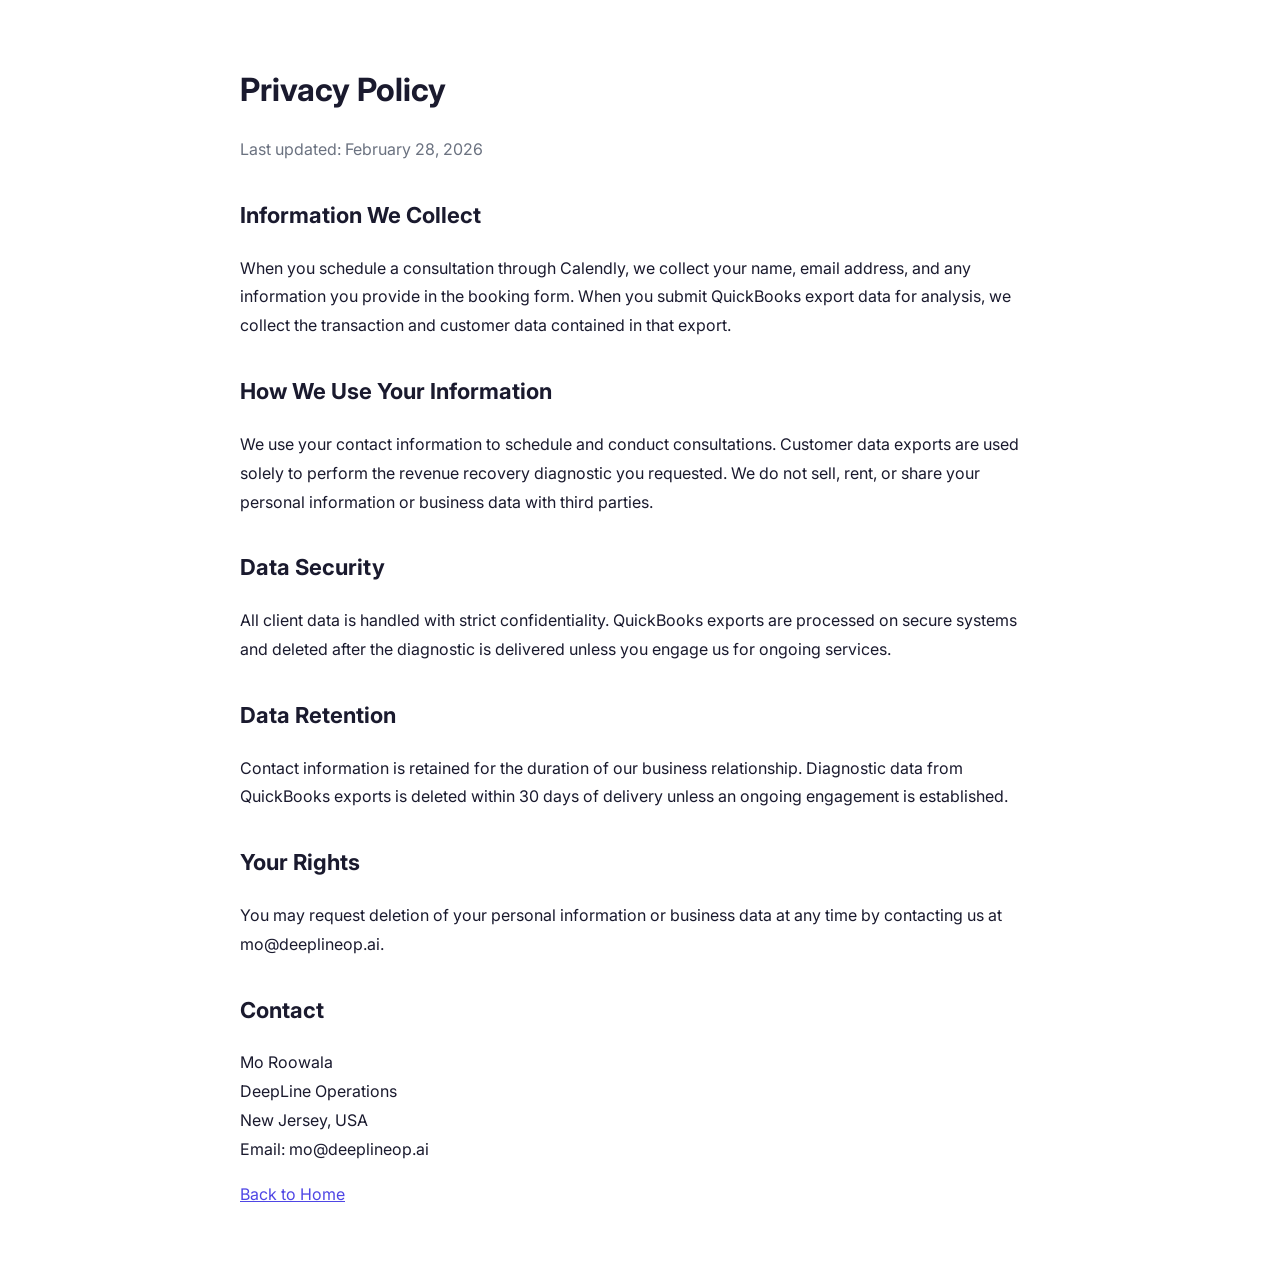
<file: privacy.html>
<!DOCTYPE html>
<html lang="en">
<head>
    <meta charset="UTF-8">
    <meta name="viewport" content="width=device-width, initial-scale=1.0">
    <title>Privacy Policy - DeepLine Operations</title>
    <link href="https://fonts.googleapis.com/css2?family=Inter:wght@400;500;600;700&display=swap" rel="stylesheet">
    <style>
        body { font-family: 'Inter', sans-serif; line-height: 1.8; color: #1A1A2E; max-width: 800px; margin: 0 auto; padding: 40px 20px; }
        h1 { font-size: 32px; margin-bottom: 8px; }
        h2 { font-size: 22px; margin-top: 32px; }
        .date { color: #6B7280; margin-bottom: 32px; }
        a { color: #4F46E5; }
    </style>
</head>
<body>
    <h1>Privacy Policy</h1>
    <p class="date">Last updated: February 28, 2026</p>

    <h2>Information We Collect</h2>
    <p>When you schedule a consultation through Calendly, we collect your name, email address, and any information you provide in the booking form. When you submit QuickBooks export data for analysis, we collect the transaction and customer data contained in that export.</p>

    <h2>How We Use Your Information</h2>
    <p>We use your contact information to schedule and conduct consultations. Customer data exports are used solely to perform the revenue recovery diagnostic you requested. We do not sell, rent, or share your personal information or business data with third parties.</p>

    <h2>Data Security</h2>
    <p>All client data is handled with strict confidentiality. QuickBooks exports are processed on secure systems and deleted after the diagnostic is delivered unless you engage us for ongoing services.</p>

    <h2>Data Retention</h2>
    <p>Contact information is retained for the duration of our business relationship. Diagnostic data from QuickBooks exports is deleted within 30 days of delivery unless an ongoing engagement is established.</p>

    <h2>Your Rights</h2>
    <p>You may request deletion of your personal information or business data at any time by contacting us at mo@deeplineop.ai.</p>

    <h2>Contact</h2>
    <p>Mo Roowala<br>DeepLine Operations<br>New Jersey, USA<br>Email: mo@deeplineop.ai</p>

    <p><a href="/">Back to Home</a></p>
</body>
</html>
</file>
<file: styles.css>
/* ============================================
   DeepLine Operations - Below-the-Fold Styles
   Non-critical CSS loaded asynchronously
   ============================================ */

/* ========== Problems Section ========== */
.problems {
    background: white;
    position: relative;
}

.problems::before {
    content: '';
    position: absolute;
    top: 0;
    left: 0;
    right: 0;
    bottom: 0;
    background-image:
        radial-gradient(circle at 1px 1px, rgba(15, 11, 46, 0.03) 1px, transparent 0);
    background-size: 40px 40px;
    opacity: 0.5;
}

.problems-grid {
    display: grid;
    grid-template-columns: repeat(3, 1fr);
    gap: 32px;
    margin-top: 48px;
    position: relative;
}

.problem-card {
    text-align: center;
    padding: 32px 24px;
    background: rgba(255, 255, 255, 0.8);
    border-radius: 12px;
    border: 1px solid rgba(15, 11, 46, 0.05);
    transition: all 0.3s ease;
    position: relative;
    overflow: hidden;
}

.problem-card:hover {
    transform: translateY(-4px);
    box-shadow: 0 8px 25px rgba(0, 0, 0, 0.1);
    border-color: var(--muted-indigo);
}

.problem-card::before {
    content: '';
    position: absolute;
    top: 0;
    left: 0;
    right: 0;
    height: 2px;
    background: linear-gradient(90deg, #ff4757, #ff6b7d);
}

.problem-visual {
    width: 80px;
    height: 80px;
    margin: 0 auto 24px;
    position: relative;
    display: flex;
    align-items: center;
    justify-content: center;
}

/* Animated Clock for "Quoting Takes Hours" */
.clock-visual {
    position: relative;
}

.clock-face {
    width: 60px;
    height: 60px;
    border: 3px solid #ff4757;
    border-radius: 50%;
    position: relative;
    animation: urgentPulse 2s infinite;
}

@keyframes urgentPulse {
    0%, 100% { transform: scale(1); }
    50% { transform: scale(1.05); }
}

.clock-hand {
    position: absolute;
    background: #ff4757;
    border-radius: 2px;
    transform-origin: bottom center;
    top: 15px;
    left: 50%;
    margin-left: -1px;
    will-change: transform;
}

.hour-hand {
    width: 2px;
    height: 20px;
    animation: tickHour 4s linear infinite;
}

.minute-hand {
    width: 1px;
    height: 25px;
    animation: tickMinute 2s linear infinite;
}

@keyframes tickHour {
    from { transform: rotate(0deg); }
    to { transform: rotate(360deg); }
}

@keyframes tickMinute {
    from { transform: rotate(0deg); }
    to { transform: rotate(360deg); }
}

.papers-stack {
    position: absolute;
    right: -10px;
    bottom: -10px;
}

.paper {
    width: 20px;
    height: 24px;
    background: white;
    border: 1px solid #ddd;
    border-radius: 2px;
    position: absolute;
    animation: stackPaper 3s infinite;
}

.paper:nth-child(1) { animation-delay: 0s; z-index: 3; }
.paper:nth-child(2) { animation-delay: 1s; z-index: 2; }
.paper:nth-child(3) { animation-delay: 2s; z-index: 1; }

@keyframes stackPaper {
    0%, 66% { transform: translateY(0) rotate(0deg); opacity: 0; }
    33% { transform: translateY(-5px) rotate(5deg); opacity: 1; }
    100% { transform: translateY(0) rotate(0deg); opacity: 0.3; }
}

/* Disconnected Nodes for "Systems Don't Talk" */
.nodes-visual {
    position: relative;
}

.node {
    width: 16px;
    height: 16px;
    background: #ff4757;
    border-radius: 50%;
    position: absolute;
    animation: disconnectedPulse 2s infinite;
}

.node:nth-child(1) { top: 0; left: 10px; animation-delay: 0s; }
.node:nth-child(2) { top: 20px; left: 40px; animation-delay: 0.3s; }
.node:nth-child(3) { bottom: 10px; left: 5px; animation-delay: 0.6s; }
.node:nth-child(4) { bottom: 5px; right: 15px; animation-delay: 0.9s; }

@keyframes disconnectedPulse {
    0%, 100% { opacity: 0.5; transform: scale(1); }
    50% { opacity: 1; transform: scale(1.2); }
}

/* Broken connection lines */
.broken-line {
    position: absolute;
    height: 2px;
    background: linear-gradient(90deg, #ff4757 40%, transparent 40%, transparent 60%, #ff4757 60%);
    opacity: 0.7;
}

.broken-line:nth-child(5) {
    top: 25px;
    left: 15px;
    width: 30px;
    transform: rotate(45deg);
}

.broken-line:nth-child(6) {
    bottom: 20px;
    left: 20px;
    width: 25px;
    transform: rotate(-30deg);
}

/* Dimmed Dashboard for "Flying Blind" */
.blind-visual {
    position: relative;
}

.blind-dashboard {
    width: 70px;
    height: 50px;
    background: #f5f5f5;
    border: 2px solid #ddd;
    border-radius: 4px;
    position: relative;
    opacity: 0.6;
}

.blind-bar {
    position: absolute;
    background: #ccc;
    border-radius: 1px;
}

.blind-bar:nth-child(1) { bottom: 5px; left: 8px; width: 8px; height: 15px; }
.blind-bar:nth-child(2) { bottom: 5px; left: 20px; width: 8px; height: 25px; }
.blind-bar:nth-child(3) { bottom: 5px; left: 32px; width: 8px; height: 10px; }
.blind-bar:nth-child(4) { bottom: 5px; left: 44px; width: 8px; height: 20px; }

.question-mark {
    position: absolute;
    top: -15px;
    right: -10px;
    width: 20px;
    height: 20px;
    background: #ff4757;
    color: white;
    border-radius: 50%;
    display: flex;
    align-items: center;
    justify-content: center;
    font-size: 12px;
    font-weight: bold;
    animation: bounce 2s infinite;
}

@keyframes bounce {
    0%, 100% { transform: translateY(0); }
    50% { transform: translateY(-8px); }
}

.problem-card h3 {
    color: var(--dark-ink);
    margin-bottom: 16px;
}

.problem-card p {
    color: var(--medium-gray);
    margin: 0 auto;
}

/* ========== Services Section ========== */
.services {
    background: var(--off-white);
    position: relative;
}

.services::before {
    content: '';
    position: absolute;
    top: 0;
    left: 0;
    right: 0;
    bottom: 0;
    background-image:
        linear-gradient(45deg, rgba(15, 11, 46, 0.02) 25%, transparent 25%),
        linear-gradient(-45deg, rgba(15, 11, 46, 0.02) 25%, transparent 25%);
    background-size: 60px 60px;
    opacity: 0.3;
}

.services-group-header {
    text-align: center;
    margin-top: 48px;
    margin-bottom: 12px;
}

.services-group-header:first-of-type {
    margin-top: 32px;
}

.services-group-header h3 {
    font-size: 22px;
    font-weight: 700;
    color: var(--dark-ink);
    margin-bottom: 6px;
    letter-spacing: -0.01em;
}

.services-group-header p {
    color: var(--medium-gray);
    font-size: 15px;
    margin: 0 auto;
}

.price-badge {
    background: var(--signal-green);
    color: white;
    padding: 4px 14px;
    border-radius: 20px;
    font-size: 13px;
    font-weight: 600;
    display: inline-block;
    margin-bottom: 12px;
    position: relative;
    overflow: hidden;
}

.price-badge::before {
    content: '';
    position: absolute;
    top: 0;
    left: 0;
    width: 100%;
    height: 100%;
    background: linear-gradient(90deg, transparent, rgba(255,255,255,0.3), transparent);
    animation: badgeShine 3s infinite;
    transform: translateX(-100%);
}

.audit-report-preview {
    padding: 16px;
    background: linear-gradient(135deg, #0f172a, #1e293b);
    border-radius: 8px;
}

.audit-report-header {
    display: flex;
    justify-content: space-between;
    align-items: center;
    margin-bottom: 14px;
}

.audit-report-header span:first-child {
    font-size: 12px;
    font-weight: 600;
    color: #cbd5e1;
}

.audit-report-header span:last-child {
    font-size: 10px;
    color: #64748b;
}

.audit-task-row {
    display: flex;
    align-items: center;
    gap: 10px;
    padding: 8px 0;
    border-bottom: 1px solid rgba(255,255,255,0.06);
}

.audit-task-row:last-child {
    border-bottom: none;
}

.audit-task-name {
    font-size: 11px;
    color: #94a3b8;
    flex: 1;
    min-width: 0;
}

.audit-task-before {
    font-size: 11px;
    color: #ef4444;
    width: 55px;
    text-align: right;
}

.audit-task-arrow {
    font-size: 10px;
    color: #64748b;
}

.audit-task-after {
    font-size: 11px;
    color: #22c55e;
    font-weight: 600;
    width: 55px;
}

.audit-task-bar {
    flex: 0 0 60px;
    height: 6px;
    background: rgba(255,255,255,0.08);
    border-radius: 3px;
    overflow: hidden;
}

.audit-task-bar-fill {
    height: 100%;
    border-radius: 3px;
    background: linear-gradient(90deg, #22c55e, #1B9AAA);
}

.services-grid {
    display: grid;
    grid-template-columns: repeat(2, 1fr);
    gap: 32px;
    margin-top: 24px;
    position: relative;
}

.service-card {
    background: white;
    padding: 0;
    border-radius: 12px;
    border: 1px solid var(--light-gray);
    transition: all 0.3s ease;
    overflow: hidden;
    position: relative;
}

.service-card:hover {
    transform: translateY(-4px);
    box-shadow: 0 12px 30px rgba(0, 0, 0, 0.15);
    border-color: var(--muted-indigo);
}

.service-card::before {
    content: '';
    position: absolute;
    top: 0;
    left: 0;
    right: 0;
    height: 3px;
    background: linear-gradient(90deg, var(--muted-indigo), var(--teal-accent));
}

.service-header {
    padding: 24px 32px 16px;
}

.service-icon {
    width: 56px;
    height: 56px;
    background: var(--muted-indigo);
    border-radius: 8px;
    display: flex;
    align-items: center;
    justify-content: center;
    margin-bottom: 20px;
    transition: all 0.3s ease;
}

.service-card:hover .service-icon {
    transform: scale(1.1) rotate(5deg);
    background: var(--teal-accent);
}

.service-icon svg {
    width: 28px;
    height: 28px;
    stroke: white;
    stroke-width: 2px;
    fill: none;
}

.service-card h3 {
    color: var(--dark-ink);
    margin-bottom: 12px;
}

.service-description {
    color: var(--medium-gray);
    margin-bottom: 20px;
}

.service-features {
    list-style: none;
    margin-bottom: 0;
}

.service-features li {
    color: var(--medium-gray);
    padding: 4px 0;
    position: relative;
    padding-left: 24px;
}

.service-features li::before {
    content: '\2713';
    position: absolute;
    left: 0;
    color: var(--signal-green);
    font-weight: 600;
}

/* ========== Product Preview Mockups ========== */
.service-preview {
    margin: 20px 0;
    border-radius: 8px;
    overflow: hidden;
    border: 1px solid #e5e7eb;
    background: #f8fafc;
}

/* Quoting Interface */
.quoting-interface {
    padding: 16px;
    background: white;
}

.quote-form {
    display: grid;
    grid-template-columns: 1fr 1fr;
    gap: 12px;
    margin-bottom: 16px;
}

.form-field {
    background: #f9fafb;
    border: 1px solid #d1d5db;
    border-radius: 4px;
    padding: 8px 12px;
    font-size: 12px;
    color: #374151;
}

.quote-result {
    background: #ecfdf5;
    border: 1px solid #10b981;
    border-radius: 6px;
    padding: 12px;
    display: flex;
    justify-content: space-between;
    align-items: center;
}

.quote-price {
    font-weight: 600;
    color: #059669;
    font-size: 16px;
}

.quote-status {
    display: flex;
    align-items: center;
    gap: 6px;
    color: #059669;
    font-size: 11px;
}

.quote-checkmark {
    width: 12px;
    height: 12px;
    background: #10b981;
    border-radius: 50%;
    display: flex;
    align-items: center;
    justify-content: center;
    color: white;
    font-size: 8px;
}

/* Enhanced Quoting Interface Styles */
.quote-customer-header {
    font-size: 14px;
    font-weight: 600;
    color: var(--dark-ink);
    margin-bottom: 12px;
    padding: 8px 12px;
    background: var(--off-white);
    border-radius: 4px;
    border-left: 3px solid var(--teal-accent);
}

.quote-warning {
    margin: 8px 0;
    padding: 10px;
    border-radius: 6px;
    font-size: 12px;
    font-weight: 600;
    width: 100%;
    box-sizing: border-box;
}

.quote-warning.warning-yellow {
    background: #fef3c7;
    border: 1px solid #fbbf24;
    color: #92400e;
}

.quote-warning.warning-red {
    background: #fee2e2;
    border: 1px solid #ef4444;
    color: #dc2626;
}

.quote-warning.warning-orange {
    background: #fed7aa;
    border: 1px solid #fb923c;
    color: #ea580c;
}

.quote-result.result-stockout {
    background: #fee2e2;
    border: 1px solid #ef4444;
}

.quote-result.result-warning {
    background: #fef3c7;
    border: 1px solid #fbbf24;
}

.quote-result.result-normal {
    background: #ecfdf5;
    border: 1px solid #10b981;
}

.quote-price.price-na {
    color: #ef4444;
    font-weight: 600;
}

.quote-inventory {
    margin-top: 8px;
    font-size: 12px;
    font-weight: 600;
}

.inventory-level {
    padding: 6px 12px;
    border-radius: 6px;
    display: inline-flex;
    align-items: center;
    gap: 6px;
    font-size: 12px;
    font-weight: 600;
}

.inventory-level::before {
    content: '';
    width: 8px;
    height: 8px;
    border-radius: 50%;
}

.inventory-green {
    background: #dcfce7;
    color: #16a34a;
    border: 1px solid #22c55e;
}

.inventory-green::before {
    background: #22c55e;
}

.inventory-yellow {
    background: #fef3c7;
    color: #ca8a04;
    border: 1px solid #eab308;
}

.inventory-yellow::before {
    background: #eab308;
}

.inventory-red {
    background: #fee2e2;
    color: #dc2626;
    border: 1px solid #ef4444;
}

.inventory-red::before {
    background: #ef4444;
}

.quote-substitute {
    margin-top: 8px;
    padding: 10px;
    background: #ecfeff;
    border: 1px solid #06b6d4;
    border-radius: 6px;
    font-size: 12px;
    color: #0e7490;
    width: 100%;
    box-sizing: border-box;
}

.quote-due-date {
    margin-top: 6px;
    font-size: 12px;
    font-weight: 600;
    color: var(--dark-ink);
    display: flex;
    align-items: center;
    gap: 4px;
}

.quote-due-date::before {
    content: '\1F4C5';
    font-size: 10px;
}

.quote-substitute-title {
    font-weight: 600;
    margin-bottom: 4px;
}

/* Cycling Animation */
.quoting-interface.cycling {
    opacity: 0;
    transition: opacity 0.5s ease;
}

.quoting-interface.cycling.visible {
    opacity: 1;
}

.generate-btn {
    background: var(--teal-accent);
    color: white;
    border: none;
    padding: 8px 16px;
    border-radius: 4px;
    font-size: 12px;
    font-weight: 500;
    cursor: pointer;
    width: 100%;
    margin: 8px 0;
    transition: all 0.3s ease;
}

.generate-btn:hover {
    background: #148994;
    transform: translateY(-1px);
}

/* ========== Systems Integration Diagram ========== */
.integration-diagram {
    padding: 0;
    background: linear-gradient(135deg, #0f172a 0%, #1e293b 100%);
    position: relative;
    height: 220px;
    overflow: hidden;
}

.orch-svg {
    position: absolute;
    top: 0;
    left: 0;
    width: 100%;
    height: 100%;
}

.orch-line {
    stroke: #334155;
    stroke-width: 1.5;
    fill: none;
}

.orch-line-glow {
    stroke-width: 2;
    fill: none;
    opacity: 0;
}

.orch-line-glow.active {
    animation: lineGlow 2s ease-in-out;
}

@keyframes lineGlow {
    0% { opacity: 0; stroke-dashoffset: 100; }
    30% { opacity: 1; }
    70% { opacity: 1; }
    100% { opacity: 0; stroke-dashoffset: 0; }
}

.orch-node {
    position: absolute;
    background: #1e293b;
    color: white;
    padding: 8px 14px;
    border-radius: 8px;
    font-size: 11px;
    font-weight: 600;
    border: 2px solid;
    text-align: center;
    transition: all 0.4s ease;
    z-index: 2;
}

.orch-node .node-sub {
    font-size: 8px;
    font-weight: 400;
    color: #94a3b8;
    display: block;
    margin-top: 2px;
}

.orch-node.active {
    transform: scale(1.08);
    box-shadow: 0 0 20px var(--node-color);
}

.orch-node.n-erp { top: 16px; left: 8%; border-color: #ef4444; --node-color: #ef4444; }
.orch-node.n-tms { bottom: 16px; left: 8%; border-color: #f59e0b; --node-color: #f59e0b; }
.orch-node.n-wms { top: 16px; right: 8%; border-color: #10b981; --node-color: #10b981; }
.orch-node.n-crm { bottom: 16px; right: 8%; border-color: #8b5cf6; --node-color: #8b5cf6; }

.orch-hub {
    position: absolute;
    top: 50%;
    left: 50%;
    transform: translate(-50%, -50%);
    width: 90px;
    height: 90px;
    border-radius: 50%;
    background: radial-gradient(circle, var(--teal-accent) 0%, #0f4c5c 100%);
    display: flex;
    flex-direction: column;
    align-items: center;
    justify-content: center;
    color: white;
    font-weight: 700;
    font-size: 12px;
    z-index: 3;
    box-shadow: 0 0 30px rgba(27, 154, 170, 0.4);
}

.orch-hub .hub-icon {
    font-size: 18px;
    margin-bottom: 2px;
}

.orch-hub-ring {
    position: absolute;
    top: 50%;
    left: 50%;
    transform: translate(-50%, -50%);
    width: 110px;
    height: 110px;
    border-radius: 50%;
    border: 1px solid rgba(27, 154, 170, 0.3);
    z-index: 2;
    animation: hubRing 3s ease-in-out infinite;
}

.orch-hub-ring2 {
    position: absolute;
    top: 50%;
    left: 50%;
    transform: translate(-50%, -50%);
    width: 130px;
    height: 130px;
    border-radius: 50%;
    border: 1px solid rgba(27, 154, 170, 0.15);
    z-index: 1;
    animation: hubRing 3s ease-in-out infinite 0.5s;
}

@keyframes hubRing {
    0%, 100% { transform: translate(-50%, -50%) scale(1); opacity: 0.5; }
    50% { transform: translate(-50%, -50%) scale(1.1); opacity: 1; }
}

.orch-dot {
    position: absolute;
    width: 8px;
    height: 8px;
    border-radius: 50%;
    z-index: 4;
    opacity: 0;
    pointer-events: none;
}

.orch-dot.moving {
    opacity: 1;
    transition: none;
}

.orch-status {
    position: absolute;
    bottom: 8px;
    left: 50%;
    transform: translateX(-50%);
    font-size: 9px;
    color: #64748b;
    z-index: 5;
    white-space: nowrap;
}

.orch-status span {
    color: var(--teal-accent);
}

/* ========== Operations Dashboard Mockup ========== */
.dashboard-preview {
    background: #0f172a;
    color: white;
    padding: 16px;
    height: 320px;
    position: relative;
    overflow: hidden;
}

.dashboard-header-mini {
    display: flex;
    justify-content: between;
    margin-bottom: 12px;
    font-size: 12px;
    color: #cbd5e1;
}

.kpi-grid {
    display: grid;
    grid-template-columns: repeat(3, 1fr);
    gap: 8px;
    margin-bottom: 12px;
}

.kpi-card {
    background: rgba(255, 255, 255, 0.05);
    padding: 8px;
    border-radius: 4px;
    text-align: center;
}

.kpi-value {
    color: var(--teal-accent);
    font-size: 14px;
    font-weight: 600;
}

.kpi-label {
    color: #94a3b8;
    font-size: 9px;
    margin-top: 2px;
}

.mini-chart-container {
    height: 40px;
    display: flex;
    align-items: end;
    gap: 2px;
    background: rgba(255, 255, 255, 0.03);
    border-radius: 4px;
    padding: 4px;
}

.dashboard-bar {
    background: linear-gradient(to top, var(--teal-accent), var(--signal-green));
    border-radius: 1px;
    width: 8px;
    animation: dashboardGrow 2s ease-out;
}

@keyframes dashboardGrow {
    from { height: 0; }
    to { height: var(--bar-height); }
}

.dashboard-bar:nth-child(1) { --bar-height: 15px; animation-delay: 0.1s; }
.dashboard-bar:nth-child(2) { --bar-height: 25px; animation-delay: 0.2s; }
.dashboard-bar:nth-child(3) { --bar-height: 20px; animation-delay: 0.3s; }
.dashboard-bar:nth-child(4) { --bar-height: 30px; animation-delay: 0.4s; }
.dashboard-bar:nth-child(5) { --bar-height: 18px; animation-delay: 0.5s; }

/* ========== Enhanced COO Dashboard Components ========== */
.coo-dashboard-grid {
    display: grid;
    grid-template-columns: 2fr 1fr;
    gap: 16px;
    height: 100%;
}

.coo-left-panel {
    display: flex;
    flex-direction: column;
    gap: 12px;
}

.coo-kpi-grid {
    display: grid;
    grid-template-columns: repeat(4, 1fr);
    gap: 8px;
}

.coo-kpi-card {
    background: rgba(255, 255, 255, 0.05);
    padding: 8px;
    border-radius: 6px;
    border-left: 3px solid;
    position: relative;
    transition: all 0.3s ease;
}

.coo-kpi-card.status-good { border-left-color: #22c55e; }
.coo-kpi-card.status-warning { border-left-color: #fbbf24; }
.coo-kpi-card.status-critical { border-left-color: #ef4444; }

.coo-kpi-value {
    color: var(--teal-accent);
    font-size: 16px;
    font-weight: 700;
    line-height: 1;
}

.coo-kpi-label {
    color: #94a3b8;
    font-size: 9px;
    margin-top: 4px;
    text-transform: uppercase;
    letter-spacing: 0.5px;
}

.coo-status-indicator {
    position: absolute;
    top: 6px;
    right: 6px;
    width: 6px;
    height: 6px;
    border-radius: 50%;
    background: currentColor;
}

.coo-kpi-card.status-good .coo-status-indicator { color: #22c55e; }
.coo-kpi-card.status-warning .coo-status-indicator { color: #fbbf24; }
.coo-kpi-card.status-critical .coo-status-indicator { color: #ef4444; }

.coo-trend-chart {
    height: 60px;
    background: rgba(255, 255, 255, 0.03);
    border-radius: 6px;
    padding: 8px;
    position: relative;
}

.coo-trend-title {
    color: #cbd5e1;
    font-size: 10px;
    margin-bottom: 8px;
    font-weight: 600;
}

.coo-trend-line {
    width: 100%;
    height: 30px;
}

.coo-trend-path {
    fill: none;
    stroke: var(--signal-green);
    stroke-width: 2;
    stroke-linecap: round;
    stroke-dasharray: 200;
    stroke-dashoffset: 200;
    filter: drop-shadow(0 0 4px rgba(34, 197, 94, 0.6));
}

.coo-trend-path.animate {
    animation: drawTrendLine 2s ease-out forwards;
}

@keyframes drawTrendLine {
    to { stroke-dashoffset: 0; }
}

.coo-right-panel {
    display: flex;
    flex-direction: column;
    gap: 12px;
}

.coo-activity-feed {
    flex: 1;
    background: rgba(255, 255, 255, 0.03);
    border-radius: 6px;
    padding: 8px;
    overflow: hidden;
}

.coo-feed-title {
    color: #cbd5e1;
    font-size: 10px;
    font-weight: 600;
    margin-bottom: 8px;
    display: flex;
    align-items: center;
    gap: 6px;
}

.coo-feed-pulse {
    width: 6px;
    height: 6px;
    background: var(--signal-green);
    border-radius: 50%;
    animation: pulse 2s infinite;
}

.coo-feed-items {
    height: 140px;
    overflow: hidden;
    position: relative;
}

.coo-feed-scroll {
    transition: transform 0.5s ease;
}

.coo-feed-item {
    display: flex;
    justify-content: space-between;
    align-items: center;
    padding: 6px 0;
    border-bottom: 1px solid rgba(255, 255, 255, 0.05);
    font-size: 9px;
}

.coo-feed-text {
    color: #d1d5db;
    flex: 1;
    margin-right: 8px;
}

.coo-feed-status {
    color: var(--signal-green);
    font-weight: 600;
    white-space: nowrap;
    display: flex;
    align-items: center;
    gap: 4px;
}

.coo-feed-icon {
    width: 8px;
    height: 8px;
    border-radius: 50%;
    background: currentColor;
}

.coo-metric-row {
    display: grid;
    grid-template-columns: repeat(2, 1fr);
    gap: 8px;
}

.coo-big-metric {
    background: rgba(255, 255, 255, 0.05);
    padding: 10px;
    border-radius: 6px;
    text-align: center;
    border-left: 3px solid;
}

.coo-big-metric.status-good { border-left-color: #22c55e; }
.coo-big-metric.status-warning { border-left-color: #fbbf24; }

.coo-big-value {
    color: var(--teal-accent);
    font-size: 20px;
    font-weight: 700;
    line-height: 1;
}

.coo-big-label {
    color: #94a3b8;
    font-size: 9px;
    margin-top: 4px;
    text-transform: uppercase;
    letter-spacing: 0.5px;
}

/* ========== Route Optimization Map (service card) ========== */
.service-preview > .route-map,
.route-map#routeMap {
    background: #0f172a;
    height: 280px;
    position: relative;
    overflow: hidden;
    font-family: 'Inter', sans-serif;
}

.route-map-grid {
    position: absolute;
    top: 0; left: 0; right: 0; bottom: 0;
    background-image:
        linear-gradient(rgba(51,65,85,0.3) 1px, transparent 1px),
        linear-gradient(90deg, rgba(51,65,85,0.3) 1px, transparent 1px);
    background-size: 30px 30px;
}

.state-outline {
    position: absolute;
    top: 0; left: 0; right: 0; bottom: 0;
    z-index: 1;
    opacity: 0;
    transition: opacity 1s ease-in-out;
}

.state-outline.visible {
    opacity: 1;
}

.state-outline svg {
    width: 100%;
    height: 100%;
}

.state-shape {
    fill: none;
    stroke: rgba(255,255,255,0.08);
    stroke-width: 1;
}

.route-svg {
    position: absolute;
    top: 0; left: 0;
    width: 100%;
    height: 100%;
    z-index: 2;
}

.route-path-bg {
    fill: none;
    stroke: #334155;
    stroke-width: 2;
    stroke-dasharray: 6 4;
}

.route-path-active {
    fill: none;
    stroke: var(--teal-accent);
    stroke-width: 3;
    stroke-linecap: round;
    stroke-linejoin: round;
    stroke-dasharray: 1000;
    stroke-dashoffset: 1000;
}

.route-path-active.drawing {
    transition: stroke-dashoffset 8s ease-in-out;
    stroke-dashoffset: 0;
}

.route-stop {
    position: absolute;
    z-index: 3;
    display: flex;
    flex-direction: column;
    align-items: center;
    opacity: 0;
    transform: scale(0);
    transition: all 0.4s cubic-bezier(0.34, 1.56, 0.64, 1);
}

.route-stop.visible {
    opacity: 1;
    transform: scale(1);
}

.stop-pin {
    width: 14px;
    height: 14px;
    border-radius: 50%;
    border: 2px solid white;
}

.stop-pin.warehouse {
    background: #ef4444;
    width: 18px;
    height: 18px;
}

.stop-pin.delivered {
    background: var(--signal-green);
}

.stop-pin.pending {
    background: var(--teal-accent);
}

.stop-label {
    font-size: 8px;
    color: #94a3b8;
    margin-top: 3px;
    white-space: nowrap;
    text-align: center;
}

.route-truck {
    position: absolute;
    z-index: 5;
    font-size: 16px;
    opacity: 0;
    transition: opacity 0.3s ease;
    transform: scaleX(-1);
}

.route-truck.active {
    opacity: 1;
}

.route-stats-panel {
    position: absolute;
    bottom: 0;
    left: 0;
    right: 0;
    background: rgba(15, 23, 42, 0.95);
    border-top: 1px solid #334155;
    display: flex;
    justify-content: space-around;
    padding: 8px 12px;
    z-index: 6;
    opacity: 0;
    transform: translateY(10px);
    transition: all 0.5s ease;
}

.route-stats-panel.visible {
    opacity: 1;
    transform: translateY(0);
}

.route-stat {
    text-align: center;
}

.route-stat-val {
    font-size: 14px;
    font-weight: 700;
    color: var(--teal-accent);
}

.route-stat-val.savings {
    color: var(--signal-green);
}

.route-stat-lbl {
    font-size: 8px;
    color: #64748b;
    text-transform: uppercase;
    letter-spacing: 0.5px;
}

.route-header-bar {
    position: absolute;
    top: 0;
    left: 0;
    right: 0;
    background: rgba(15, 23, 42, 0.9);
    border-bottom: 1px solid #334155;
    padding: 6px 12px;
    display: flex;
    justify-content: space-between;
    align-items: center;
    z-index: 6;
    font-size: 10px;
    opacity: 0;
    transform: translateY(-10px);
    transition: all 0.5s ease;
}

.route-header-bar.visible {
    opacity: 1;
    transform: translateY(0);
}

.route-header-bar .route-title {
    color: white;
    font-weight: 600;
}

.route-header-bar .route-badge {
    background: var(--teal-accent);
    color: white;
    padding: 2px 8px;
    border-radius: 10px;
    font-size: 9px;
    font-weight: 600;
}

/* ========== Interactive Animations for Service Cards ========== */

/* Quoting Automation Animations */
.quoting-interface.animating .form-field {
    border-color: var(--teal-accent);
    background: #f0fdfa;
}

.form-field.typing {
    position: relative;
    background: #f0fdfa;
    border-color: var(--teal-accent);
    box-shadow: 0 0 0 2px rgba(27, 154, 170, 0.1);
}

.form-field.typing::after {
    content: '';
    position: absolute;
    right: 8px;
    top: 50%;
    transform: translateY(-50%);
    width: 2px;
    height: 14px;
    background: var(--teal-accent);
    animation: blink 0.8s infinite;
}

.form-field.typed {
    background: #ecfdf5;
    border-color: var(--signal-green);
    transition: all 0.3s ease;
}

.quote-generating {
    display: flex;
    align-items: center;
    justify-content: center;
    gap: 8px;
    padding: 12px;
    background: #f3f4f6;
    border-radius: 6px;
    margin: 8px 0;
    font-size: 12px;
    font-weight: 600;
    color: var(--medium-gray);
}

.quote-generating::before {
    content: '';
    width: 16px;
    height: 16px;
    border: 2px solid var(--teal-accent);
    border-top-color: transparent;
    border-radius: 50%;
    animation: spin 1s linear infinite;
}

@keyframes spin {
    to { transform: rotate(360deg); }
}

@keyframes blink {
    0%, 50% { opacity: 1; }
    51%, 100% { opacity: 0; }
}

.quote-result {
    transform: translateY(20px);
    opacity: 0;
    transition: all 0.5s ease;
}

.quote-result.show {
    transform: translateY(0);
    opacity: 1;
}

.quote-price.calculating {
    animation: spinNumbers 0.8s ease-in-out;
}

@keyframes spinNumbers {
    0% { transform: rotateY(0deg); }
    50% { transform: rotateY(180deg); opacity: 0; }
    100% { transform: rotateY(360deg); opacity: 1; }
}

.generate-btn.processing {
    background: #94a3b8;
    cursor: not-allowed;
    transform: none;
}

/* Operations Dashboard Enhanced Animations */
.kpi-value.counting {
    animation: countUp 1.5s ease-out;
}

@keyframes countUp {
    0% { transform: scale(0.8); opacity: 0; }
    50% { transform: scale(1.1); }
    100% { transform: scale(1); opacity: 1; }
}

.dashboard-bar.growing {
    height: 0 !important;
    animation: growBar 1s ease-out forwards;
}

@keyframes growBar {
    to { height: var(--bar-height) !important; }
}

.live-chart {
    position: absolute;
    bottom: 4px;
    left: 4px;
    right: 4px;
    height: 20px;
    overflow: hidden;
}

.line-chart-svg {
    width: 100%;
    height: 100%;
}

.chart-line {
    fill: none;
    stroke: var(--signal-green);
    stroke-width: 1.5;
    stroke-dasharray: 200;
    stroke-dashoffset: 200;
    opacity: 0.8;
}

.chart-line.drawing {
    animation: drawLine 2s ease-in-out forwards;
}

@keyframes drawLine {
    to {
        stroke-dashoffset: 0;
    }
}

.chart-dots {
    fill: var(--signal-green);
    opacity: 0;
}

.chart-dots.show {
    animation: showDots 0.5s ease-out 1.8s forwards;
}

@keyframes showDots {
    to { opacity: 1; }
}

.route-stats {
    position: absolute;
    bottom: 8px;
    right: 8px;
    background: rgba(0, 0, 0, 0.7);
    color: white;
    padding: 6px 8px;
    border-radius: 4px;
    font-size: 9px;
    line-height: 1.2;
}

.service-link {
    color: var(--teal-accent);
    text-decoration: none;
    font-weight: 600;
    font-size: 14px;
    padding: 16px 32px;
    display: block;
    border-top: 1px solid var(--light-gray);
    transition: all 0.3s ease;
}

.service-link:hover {
    background: var(--off-white);
    color: var(--dark-ink);
}

/* ========== Social Proof / Results ========== */
.results {
    background: white;
    position: relative;
    padding: 80px 0 0;
}

.results::before {
    content: '';
    position: absolute;
    top: 0;
    left: 0;
    right: 0;
    bottom: 0;
    background-image:
        radial-gradient(circle at 2px 2px, rgba(27, 154, 170, 0.1) 1px, transparent 0);
    background-size: 50px 50px;
    opacity: 0.3;
}

/* ========== Data Visualization Section ========== */
.data-visualization-section {
    background: white;
    padding: 0 0 60px;
}

.chart-container {
    margin-bottom: 80px;
    opacity: 0;
    transform: translateY(30px);
    transition: all 0.8s ease;
}

.chart-container.animate {
    opacity: 1;
    transform: translateY(0);
}

.chart-title {
    color: var(--dark-ink);
    font-size: 24px;
    font-weight: 600;
    margin-bottom: 32px;
    text-align: center;
}

.chart-source {
    color: #6B7280;
    font-size: 14px;
    text-align: center;
    margin-top: 24px;
    font-style: italic;
}

/* Horizontal Bar Chart */
.horizontal-bar-chart {
    max-width: 800px;
    margin: 0 auto;
}

.chart-item {
    display: flex;
    align-items: center;
    margin-bottom: 20px;
    gap: 20px;
}

.chart-label {
    width: 260px;
    min-width: 260px;
    text-align: right;
    font-size: 14px;
    color: var(--dark-ink);
    font-weight: 500;
    flex-shrink: 0;
}

.chart-bar-bg {
    flex: 1;
    height: 40px;
    background: #f1f5f9;
    border-radius: 6px;
    position: relative;
    overflow: hidden;
}

.chart-bar-fill {
    height: 100%;
    background: linear-gradient(90deg, var(--muted-indigo), var(--teal-accent));
    border-radius: 6px;
    width: 0%;
    transition: width 1.5s ease-out;
    position: relative;
    display: flex;
    align-items: center;
    justify-content: flex-end;
    padding-right: 12px;
}

.chart-bar-fill.animate {
    width: var(--target-width);
}

.bar-value {
    color: white;
    font-size: 12px;
    font-weight: 600;
    white-space: nowrap;
}

/* Donut Chart */
.donut-chart-container {
    display: flex;
    align-items: center;
    justify-content: center;
    gap: 60px;
    max-width: 800px;
    margin: 0 auto;
}

.donut-chart {
    position: relative;
    width: 200px;
    height: 200px;
}

.donut-svg {
    width: 100%;
    height: 100%;
    transform: rotate(-90deg);
}

.donut-bg {
    fill: none;
    stroke: #e5e7eb;
    stroke-width: 12;
}

.donut-fill {
    fill: none;
    stroke: var(--teal-accent);
    stroke-width: 12;
    stroke-linecap: round;
    stroke-dasharray: 0 188.5;
    transition: stroke-dasharray 2s ease-out;
}

.donut-fill.animate {
    stroke-dasharray: 173.4 188.5;
}

.donut-center {
    position: absolute;
    top: 50%;
    left: 50%;
    transform: translate(-50%, -50%);
    text-align: center;
}

.donut-percentage {
    font-size: 36px;
    font-weight: 700;
    color: var(--teal-accent);
    line-height: 1;
}

.donut-label {
    color: var(--medium-gray);
    font-size: 14px;
    margin-top: 4px;
}

.donut-text {
    flex: 1;
    max-width: 400px;
}

.donut-text p {
    font-size: 18px;
    color: var(--dark-ink);
    line-height: 1.6;
}

/* ========== Stats Ticker ========== */
.stats-ticker {
    background: var(--deep-purple-navy);
    border: none;
    border-radius: 8px;
    margin: 60px 0;
    overflow: hidden;
    position: relative;
    height: 60px;
}

.ticker-content {
    display: flex;
    animation: tickerScroll 30s linear infinite;
    white-space: nowrap;
    align-items: center;
    height: 100%;
    will-change: transform;
}

.ticker-item {
    padding: 0 20px;
    font-size: 16px;
    font-weight: 500;
    border-right: none;
    flex-shrink: 0;
}

.ticker-item:nth-child(odd) { color: #ffffff; }
.ticker-item:nth-child(even) { color: #9ca3af; }

@keyframes tickerScroll {
    0% { transform: translateX(100%); }
    100% { transform: translateX(-100%); }
}

/* ========== Before/After Comparison ========== */
.comparison-grid {
    max-width: 800px;
    margin: 0 auto;
    background: white;
    border-radius: 12px;
    overflow: hidden;
    box-shadow: 0 4px 20px rgba(0, 0, 0, 0.1);
}

.comparison-header {
    display: grid;
    grid-template-columns: 2fr 1fr 1fr 1.5fr;
    gap: 20px;
    background: var(--deep-purple-navy);
    color: white;
    padding: 20px;
    font-weight: 600;
}

.comparison-row {
    display: grid;
    grid-template-columns: 2fr 1fr 1fr 1.5fr;
    gap: 20px;
    padding: 20px;
    border-bottom: 1px solid #f1f5f9;
    opacity: 0;
    transform: translateX(-20px);
    transition: all 0.6s ease;
    align-items: center;
}

.comparison-row.animate {
    opacity: 1;
    transform: translateX(0);
}

.comparison-row:nth-child(even) {
    background: #f9fafb;
}

.col-metric {
    font-weight: 500;
    color: var(--dark-ink);
}

.col-before {
    color: #ef4444;
    font-weight: 600;
}

.col-after {
    color: var(--signal-green);
    font-weight: 600;
}

.col-improvement {
    color: var(--signal-green);
    font-weight: 700;
    font-size: 16px;
}

/* ========== ROI Timeline ========== */
.roi-timeline {
    position: relative;
    max-width: 900px;
    margin: 0 auto;
    padding: 40px 0;
}

.timeline-track {
    display: flex;
    justify-content: space-between;
    position: relative;
    margin-bottom: 60px;
}

.timeline-track::before {
    content: '';
    position: absolute;
    top: 20px;
    left: 10%;
    right: 10%;
    height: 4px;
    background: linear-gradient(90deg, #6b7280, var(--teal-accent), var(--signal-green), #22c55e);
    border-radius: 2px;
}

.timeline-segment {
    flex: 1;
    text-align: center;
    position: relative;
}

.timeline-dot {
    width: 40px;
    height: 40px;
    border-radius: 50%;
    margin: 0 auto 16px;
    display: flex;
    align-items: center;
    justify-content: center;
    font-weight: 600;
    font-size: 12px;
    position: relative;
    z-index: 2;
    opacity: 0;
    transform: scale(0);
    transition: all 0.6s ease;
}

.timeline-dot.animate {
    opacity: 1;
    transform: scale(1);
}

.investment .timeline-dot {
    background: #6b7280;
    color: white;
}

.break-even .timeline-dot {
    background: var(--teal-accent);
    color: white;
}

.positive .timeline-dot {
    background: var(--signal-green);
    color: white;
}

.strong .timeline-dot {
    background: #22c55e;
    color: white;
}

.timeline-label {
    font-weight: 600;
    color: var(--dark-ink);
    font-size: 14px;
    margin-bottom: 4px;
}

.timeline-desc {
    color: var(--medium-gray);
    font-size: 12px;
}

.roi-curve {
    height: 100px;
    margin-top: 20px;
}

.curve-svg {
    width: 100%;
    height: 100%;
}

.roi-path {
    fill: none;
    stroke: var(--signal-green);
    stroke-width: 3;
    stroke-linecap: round;
    stroke-dasharray: 600;
    stroke-dashoffset: 600;
    transition: stroke-dashoffset 3s ease-out;
}

.roi-path.animate {
    stroke-dashoffset: 0;
}

.roi-text {
    text-align: center;
    font-size: 18px;
    color: var(--dark-ink);
    margin-top: 24px;
    font-weight: 500;
    max-width: 600px;
    margin-left: auto;
    margin-right: auto;
}

/* ========== Case Studies Section ========== */
.case-studies-section {
    background: var(--off-white);
    padding: 80px 0;
    margin-top: 60px;
}

.case-studies-grid {
    display: grid;
    grid-template-columns: repeat(auto-fit, minmax(320px, 1fr));
    gap: 32px;
    margin-top: 48px;
}

.case-study-card {
    background: white;
    padding: 32px;
    border-radius: 12px;
    border: 1px solid var(--light-gray);
    transition: all 0.3s ease;
    position: relative;
    opacity: 0;
    transform: translateY(30px);
}

.case-study-card.animate {
    opacity: 1;
    transform: translateY(0);
}

.case-study-card:hover {
    transform: translateY(-4px);
    box-shadow: 0 12px 30px rgba(0, 0, 0, 0.15);
}

.case-tag {
    background: var(--teal-accent);
    color: white;
    padding: 6px 12px;
    border-radius: 20px;
    font-size: 12px;
    font-weight: 600;
    display: inline-block;
    margin-bottom: 16px;
}

.case-study-card h4 {
    color: var(--dark-ink);
    margin-bottom: 16px;
    font-size: 20px;
}

.case-study-card p {
    color: var(--medium-gray);
    line-height: 1.6;
    margin-bottom: 24px;
}

.case-visual {
    height: 120px;
    display: flex;
    align-items: center;
    justify-content: center;
    flex-direction: column;
    gap: 8px;
}

/* Source links */
.source-link {
    color: var(--teal-accent);
    text-decoration: none;
    font-size: 14px;
    margin-left: 4px;
}

.source-link:hover {
    color: var(--dark-ink);
}

/* Mini Bar Comparison */
.mini-bar-comparison {
    display: flex;
    align-items: center;
    gap: 20px;
}

.before-bar,
.after-bar {
    display: flex;
    flex-direction: column;
    align-items: center;
    gap: 8px;
}

.bar-fill {
    width: 60px;
    height: 30px;
    border-radius: 4px;
    display: flex;
    align-items: center;
    justify-content: center;
    color: white;
    font-size: 10px;
    font-weight: 600;
}

.before-fill {
    background: #ef4444;
    width: 60px;
    transform-origin: left;
    animation: beforeFill 2s ease-out;
}

.after-fill {
    background: var(--signal-green);
    width: 60px;
    transform-origin: left;
    animation: afterFill 2s ease-out 0.5s both;
}

.arrow {
    font-size: 24px;
    color: var(--teal-accent);
    font-weight: bold;
}

.bar-label {
    font-size: 12px;
    font-weight: 600;
    color: var(--dark-ink);
}

@keyframes beforeFill {
    from { transform: scaleX(0); }
    to { transform: scaleX(1); }
}

@keyframes afterFill {
    from { transform: scaleX(0); }
    to { transform: scaleX(1); }
}

/* Connected Nodes */
.connected-nodes {
    position: relative;
    width: 200px;
    height: 80px;
}

.node-system {
    position: absolute;
    background: var(--muted-indigo);
    color: white;
    padding: 6px 12px;
    border-radius: 6px;
    font-size: 10px;
    font-weight: 600;
}

.node-system:nth-child(1) { top: 0; left: 0; }
.node-system:nth-child(2) { top: 0; right: 0; }
.node-system:nth-child(3) { bottom: 0; left: 0; }

.central-hub {
    position: absolute;
    top: 50%;
    left: 50%;
    transform: translate(-50%, -50%);
    background: var(--teal-accent);
    color: white;
    padding: 8px 12px;
    border-radius: 8px;
    font-size: 10px;
    font-weight: 700;
}

.connection-line {
    position: absolute;
    height: 2px;
    background: var(--teal-accent);
    animation: connectionPulse 2s infinite;
}

.line-1 { top: 15px; left: 50px; width: 50px; transform: rotate(25deg); animation-delay: 0s; }
.line-2 { top: 15px; right: 50px; width: 50px; transform: rotate(-25deg); animation-delay: 0.3s; }
.line-3 { bottom: 15px; left: 50px; width: 50px; transform: rotate(-25deg); animation-delay: 0.6s; }

@keyframes connectionPulse {
    0%, 100% { opacity: 0.5; }
    50% { opacity: 1; }
}

/* ========== Route Map Mini ========== */
.route-map-mini {
    position: relative;
    width: 200px;
    height: 80px;
    background: linear-gradient(135deg, #1e293b, #334155);
    border-radius: 8px;
    overflow: hidden;
}

.route-point {
    position: absolute;
    width: 8px;
    height: 8px;
    background: var(--signal-green);
    border-radius: 50%;
    animation: routePulse 2s infinite;
}

.route-point:nth-child(1) { animation-delay: 0s; }
.route-point:nth-child(2) { animation-delay: 0.2s; }
.route-point:nth-child(3) { animation-delay: 0.4s; }
.route-point:nth-child(4) { animation-delay: 0.6s; }

/* FIX 3: routePulse - removed box-shadow, keep only opacity and transform */
@keyframes routePulse {
    0%, 100% { opacity: 0.7; transform: scale(1); }
    50% { opacity: 1; transform: scale(1.2); }
}

.route-line-mini {
    position: absolute;
    height: 2px;
    background: var(--teal-accent);
    border-radius: 1px;
    animation: routeFlow 3s infinite;
}

.route-line-mini.line-1 { top: 25%; left: 30%; width: 30px; transform: rotate(30deg); animation-delay: 0s; }
.route-line-mini.line-2 { top: 45%; left: 45%; width: 25px; transform: rotate(-20deg); animation-delay: 1s; }
.route-line-mini.line-3 { top: 65%; left: 35%; width: 35px; transform: rotate(45deg); animation-delay: 2s; }

@keyframes routeFlow {
    0%, 100% { opacity: 0; transform: scaleX(0) var(--rotation); }
    50% { opacity: 1; transform: scaleX(1) var(--rotation); }
}

.route-stats {
    position: absolute;
    bottom: 8px;
    right: 8px;
    font-size: 8px;
    color: white;
    background: rgba(0, 0, 0, 0.7);
    padding: 4px 6px;
    border-radius: 4px;
    line-height: 1.2;
}

/* ========== NEW UPGRADED VISUALS ========== */

/* Quoting Automation Visual */
.quote-automation-visual {
    background: linear-gradient(135deg, #1e293b, #334155);
    border-radius: 8px;
    padding: 16px;
    width: 100%;
}

.automation-timeline {
    display: flex;
    align-items: center;
    justify-content: center;
    gap: 24px;
    margin-bottom: 8px;
}

.timeline-step {
    display: flex;
    flex-direction: column;
    align-items: center;
    gap: 4px;
}

.step-icon {
    width: 32px;
    height: 32px;
    border-radius: 50%;
    display: flex;
    align-items: center;
    justify-content: center;
    font-weight: bold;
    color: white;
    font-size: 14px;
}

.step-icon.manual {
    background: #ef4444;
    animation: manualPulse 2s infinite;
}

.step-icon.automated {
    background: var(--signal-green);
    animation: automatedPulse 2s infinite 1s;
}

@keyframes manualPulse {
    0%, 100% { opacity: 0.7; transform: scale(1); }
    50% { opacity: 1; transform: scale(1.1); }
}

@keyframes automatedPulse {
    0%, 100% { opacity: 0.7; transform: scale(1); }
    50% { opacity: 1; transform: scale(1.1); }
}

.step-label {
    font-size: 10px;
    color: var(--light-gray);
    font-weight: 600;
}

.step-time {
    font-size: 12px;
    color: white;
    font-weight: bold;
}

.timeline-arrow {
    display: flex;
    align-items: center;
    position: relative;
}

.arrow-shaft {
    width: 40px;
    height: 2px;
    background: var(--teal-accent);
    animation: arrowFlow 2s infinite;
}

.arrow-head {
    width: 0;
    height: 0;
    border-left: 8px solid var(--teal-accent);
    border-top: 4px solid transparent;
    border-bottom: 4px solid transparent;
    animation: arrowFlow 2s infinite;
}

@keyframes arrowFlow {
    0%, 100% { opacity: 0.5; }
    50% { opacity: 1; }
}

.savings-display {
    text-align: center;
}

.savings-metric {
    background: rgba(6, 182, 212, 0.2);
    color: var(--teal-accent);
    padding: 4px 8px;
    border-radius: 12px;
    font-size: 10px;
    font-weight: bold;
}

/* Systems Integration Visual */
.systems-integration-visual {
    background: linear-gradient(135deg, #1e293b, #334155);
    border-radius: 8px;
    padding: 16px;
    width: 100%;
}

.integration-network {
    position: relative;
    width: 100%;
    height: 80px;
    margin-bottom: 8px;
}

.system-node {
    position: absolute;
    background: var(--muted-indigo);
    color: white;
    padding: 4px 8px;
    border-radius: 4px;
    font-size: 9px;
    font-weight: 600;
    border: 2px solid transparent;
    animation: nodeActivity 3s infinite;
}

.system-node.erp { top: 5px; left: 5px; animation-delay: 0s; }
.system-node.wms { top: 5px; right: 5px; animation-delay: 0.3s; }
.system-node.crm { bottom: 5px; left: 5px; animation-delay: 0.6s; }
.system-node.rfid { bottom: 5px; right: 5px; animation-delay: 0.9s; }

/* FIX 4: nodeActivity - changed from border-color to opacity animation */
@keyframes nodeActivity {
    0%, 100% { opacity: 0.6; }
    50% { opacity: 1; }
}

.central-processor {
    position: absolute;
    top: 50%;
    left: 50%;
    transform: translate(-50%, -50%);
    background: var(--teal-accent);
    color: white;
    padding: 8px 10px;
    border-radius: 6px;
    font-size: 10px;
    font-weight: 700;
    animation: processorPulse 2s infinite;
}

@keyframes processorPulse {
    0%, 100% { opacity: 0.8; transform: translate(-50%, -50%) scale(1); }
    50% { opacity: 1; transform: translate(-50%, -50%) scale(1.1); }
}

.pulse-line {
    position: absolute;
    height: 2px;
    background: linear-gradient(90deg, transparent, var(--teal-accent), transparent);
    animation: pulseFlow 2s infinite;
}

.pulse-line.line-1 {
    top: 20px;
    left: 35px;
    width: 50px;
    transform: rotate(25deg);
    animation-delay: 0s;
}
.pulse-line.line-2 {
    top: 20px;
    right: 35px;
    width: 50px;
    transform: rotate(-25deg);
    animation-delay: 0.5s;
}
.pulse-line.line-3 {
    bottom: 20px;
    left: 35px;
    width: 50px;
    transform: rotate(-25deg);
    animation-delay: 1s;
}
.pulse-line.line-4 {
    bottom: 20px;
    right: 35px;
    width: 50px;
    transform: rotate(25deg);
    animation-delay: 1.5s;
}

@keyframes pulseFlow {
    0%, 100% { opacity: 0; }
    50% { opacity: 1; }
}

.integration-stats {
    display: flex;
    justify-content: center;
    gap: 16px;
}

.stat-item {
    background: rgba(34, 197, 94, 0.2);
    color: var(--signal-green);
    padding: 3px 6px;
    border-radius: 8px;
    font-size: 9px;
    font-weight: bold;
}

/* Route Optimization Visual */
.route-optimization-visual {
    background: linear-gradient(135deg, #1e293b, #334155);
    border-radius: 8px;
    padding: 12px;
    width: 100%;
}

.route-map {
    position: relative;
    width: 100%;
    height: 90px;
    background: linear-gradient(135deg, #0f172a, #1e293b);
    border-radius: 6px;
    overflow: hidden;
}

.map-background {
    position: absolute;
    inset: 0;
    background:
        radial-gradient(circle at 20% 30%, rgba(6, 182, 212, 0.1) 0%, transparent 50%),
        radial-gradient(circle at 80% 70%, rgba(34, 197, 94, 0.1) 0%, transparent 50%);
}

.route-points {
    position: relative;
    width: 100%;
    height: 100%;
}

.route-points .route-point {
    position: absolute;
    width: 8px;
    height: 8px;
    background: var(--signal-green);
    border-radius: 50%;
    border: 2px solid rgba(34, 197, 94, 0.5);
    animation: routePointPulse 3s infinite;
}

.route-points .route-point.start {
    background: var(--teal-accent);
    border-color: rgba(6, 182, 212, 0.5);
}

.route-points .route-point.end {
    background: #ef4444;
    border-color: rgba(239, 68, 68, 0.5);
}

/* FIX 2: routePointPulse - removed box-shadow, keep only opacity and transform */
@keyframes routePointPulse {
    0%, 100% {
        opacity: 0.7;
        transform: scale(1);
    }
    50% {
        opacity: 1;
        transform: scale(1.1);
    }
}

.animated-path {
    position: absolute;
    inset: 0;
}

.path-svg {
    width: 100%;
    height: 100%;
}

.route-path {
    fill: none;
    stroke: var(--teal-accent);
    stroke-width: 2;
    stroke-dasharray: 200;
    stroke-dashoffset: 200;
    animation: drawPath 4s ease-in-out infinite;
}

@keyframes drawPath {
    0% { stroke-dashoffset: 200; opacity: 0; }
    20% { opacity: 1; }
    50% { stroke-dashoffset: 0; }
    80% { opacity: 1; }
    100% { stroke-dashoffset: -200; opacity: 0; }
}

.fuel-savings {
    position: absolute;
    bottom: 6px;
    right: 6px;
    background: rgba(0, 0, 0, 0.8);
    color: var(--signal-green);
    padding: 3px 6px;
    border-radius: 4px;
    font-size: 9px;
    font-weight: bold;
}

/* ========== Trust Badges ========== */
.trust-guarantees {
    background: var(--deep-purple-navy);
    padding: 80px 0;
    position: relative;
}

.trust-badges-grid {
    display: grid;
    grid-template-columns: repeat(3, 1fr);
    gap: 24px;
}

.trust-badge {
    display: flex;
    flex-direction: column;
    align-items: center;
    text-align: center;
    gap: 14px;
    padding: 32px 20px;
    background: rgba(255, 255, 255, 0.05);
    border: 1px solid rgba(27, 154, 170, 0.25);
    border-radius: 12px;
    transition: all 0.3s ease;
}

.trust-badge:hover {
    transform: translateY(-6px);
    box-shadow: 0 12px 30px rgba(27, 154, 170, 0.2);
    border-color: var(--teal-accent);
    background: rgba(27, 154, 170, 0.08);
}

.badge-icon-wrap {
    width: 56px;
    height: 56px;
    background: rgba(27, 154, 170, 0.15);
    border-radius: 50%;
    display: flex;
    align-items: center;
    justify-content: center;
}

.badge-icon {
    font-size: 28px;
}

.trust-badge strong {
    color: white;
    font-size: 17px;
    display: block;
}

.badge-desc {
    color: #94a3b8;
    font-size: 14px;
    line-height: 1.4;
}

/* Mobile Responsive for New Elements */
@media (max-width: 768px) {
    .trust-badges-grid {
        grid-template-columns: 1fr 1fr;
        gap: 16px;
    }

    .chart-container {
        margin-bottom: 60px;
    }

    .chart-item {
        flex-direction: column;
        align-items: stretch;
        gap: 8px;
    }

    .chart-label {
        min-width: auto;
        text-align: left;
        margin-bottom: 8px;
    }

    .donut-chart-container {
        flex-direction: column;
        gap: 32px;
    }

    .comparison-header,
    .comparison-row {
        grid-template-columns: 1fr;
        gap: 8px;
        text-align: center;
    }

    .comparison-header {
        display: none;
    }

    .comparison-row::before {
        content: attr(data-metric);
        font-weight: 600;
        margin-bottom: 8px;
    }

    .timeline-track {
        flex-direction: column;
        gap: 32px;
    }

    .timeline-track::before {
        display: none;
    }

    .case-studies-grid {
        grid-template-columns: 1fr;
    }

    .trust-badges-grid {
        grid-template-columns: 1fr;
    }

    .stats-ticker {
        height: auto;
        padding: 20px 0;
    }

    .ticker-content {
        flex-direction: column;
        animation: none;
        gap: 16px;
    }

    .ticker-item {
        padding: 0 20px;
        border-right: none;
        border-bottom: 1px solid #333;
        padding-bottom: 16px;
        text-align: center;
    }

    .ticker-item:last-child {
        border-bottom: none;
        padding-bottom: 0;
    }
}

/* Legacy styles maintained for compatibility */
.stats-container {
    display: none;
}

.stat-item {
    display: none;
}

.case-study-teaser {
    display: none;
}

/* ========== How We Work ========== */
.how-we-work {
    background: var(--off-white);
    position: relative;
}

.how-we-work::before {
    content: '';
    position: absolute;
    top: 0;
    left: 0;
    right: 0;
    bottom: 0;
    background:
        linear-gradient(45deg, transparent 49%, rgba(79, 70, 229, 0.02) 49%, rgba(79, 70, 229, 0.02) 51%, transparent 51%),
        linear-gradient(-45deg, transparent 49%, rgba(27, 154, 170, 0.02) 49%, rgba(27, 154, 170, 0.02) 51%, transparent 51%);
    background-size: 80px 80px;
}

.process-timeline {
    display: grid;
    grid-template-columns: repeat(3, 1fr);
    gap: 48px;
    margin-top: 48px;
    position: relative;
}

.process-timeline::before {
    content: '';
    position: absolute;
    top: 40px;
    left: 16.66%;
    right: 16.66%;
    height: 2px;
    background: linear-gradient(90deg, var(--muted-indigo), var(--teal-accent), var(--signal-green));
    z-index: 1;
}

.process-step {
    text-align: center;
    position: relative;
    z-index: 2;
}

.step-number {
    width: 80px;
    height: 80px;
    background: var(--muted-indigo);
    color: white;
    border-radius: 50%;
    display: flex;
    align-items: center;
    justify-content: center;
    font-size: 28px;
    font-weight: 700;
    margin: 0 auto 24px;
    position: relative;
    transition: all 0.3s ease;
}

.step-number::before {
    content: '';
    position: absolute;
    top: -4px;
    left: -4px;
    right: -4px;
    bottom: -4px;
    border: 2px solid transparent;
    border-radius: 50%;
    background: linear-gradient(135deg, var(--muted-indigo), var(--teal-accent)) border-box;
    mask: linear-gradient(#fff 0 0) padding-box, linear-gradient(#fff 0 0);
    mask-composite: subtract;
    animation: stepGlow 3s infinite;
}

@keyframes stepGlow {
    0%, 100% { opacity: 0.5; }
    50% { opacity: 1; }
}

.process-step:hover .step-number {
    transform: scale(1.1);
    background: var(--teal-accent);
}

.step-visual {
    position: absolute;
    top: -10px;
    right: -10px;
    width: 30px;
    height: 30px;
    display: flex;
    align-items: center;
    justify-content: center;
}

.magnifying-glass {
    width: 20px;
    height: 20px;
    border: 2px solid var(--teal-accent);
    border-radius: 50%;
    position: relative;
}

.magnifying-glass::after {
    content: '';
    position: absolute;
    bottom: -6px;
    right: -6px;
    width: 8px;
    height: 2px;
    background: var(--teal-accent);
    transform: rotate(45deg);
}

.gears {
    position: relative;
}

.gear {
    width: 12px;
    height: 12px;
    border: 2px solid var(--teal-accent);
    border-radius: 2px;
    position: absolute;
    animation: gearSpin 4s linear infinite;
    will-change: transform;
}

.gear:nth-child(1) { top: 0; left: 0; animation-direction: normal; }
.gear:nth-child(2) { top: 5px; left: 8px; animation-direction: reverse; }

@keyframes gearSpin {
    from { transform: rotate(0deg); }
    to { transform: rotate(360deg); }
}

.trend-chart {
    width: 20px;
    height: 15px;
    position: relative;
}

.trend-line {
    position: absolute;
    bottom: 0;
    left: 0;
    width: 100%;
    height: 2px;
    background: linear-gradient(90deg, var(--teal-accent), var(--signal-green));
    clip-path: polygon(0 100%, 30% 70%, 60% 40%, 100% 0, 100% 100%, 0 100%);
}

.process-step h3 {
    color: var(--dark-ink);
    margin-bottom: 16px;
}

.process-step p {
    color: var(--medium-gray);
    margin: 0 auto;
}

/* ========== Free Tools Section ========== */
.free-tools {
    background: white;
    position: relative;
}

.free-tools::before {
    content: '';
    position: absolute;
    top: 0;
    left: 0;
    right: 0;
    bottom: 0;
    background-image:
        repeating-linear-gradient(45deg, transparent, transparent 35px, rgba(79, 70, 229, 0.01) 35px, rgba(79, 70, 229, 0.01) 70px);
    opacity: 0.5;
}

.tools-intro {
    text-align: center;
    color: var(--medium-gray);
    margin-bottom: 48px;
    position: relative;
}

.tools-grid {
    display: grid;
    grid-template-columns: repeat(auto-fit, minmax(280px, 1fr));
    gap: 24px;
    margin-top: 48px;
    position: relative;
}

.tool-card {
    background: var(--off-white);
    padding: 24px;
    border-radius: 8px;
    border: 1px solid var(--light-gray);
    transition: all 0.3s ease;
    text-decoration: none;
    color: inherit;
    position: relative;
    overflow: hidden;
}

.tool-card:hover {
    transform: translateY(-4px) scale(1.02);
    box-shadow: 0 8px 25px rgba(0, 0, 0, 0.15);
    border-color: var(--teal-accent);
}

.tool-card::before {
    content: '';
    position: absolute;
    top: 0;
    left: 0;
    right: 0;
    height: 3px;
    background: linear-gradient(90deg, var(--signal-green), var(--teal-accent));
}

.tool-preview {
    width: 40px;
    height: 40px;
    background: var(--muted-indigo);
    border-radius: 8px;
    display: flex;
    align-items: center;
    justify-content: center;
    margin-bottom: 16px;
    transition: all 0.3s ease;
}

.tool-card:hover .tool-preview {
    background: var(--teal-accent);
    transform: rotate(10deg) scale(1.1);
}

.tool-icon {
    width: 20px;
    height: 20px;
    fill: white;
}

.free-badge {
    background: var(--signal-green);
    color: white;
    padding: 4px 12px;
    border-radius: 20px;
    font-size: 12px;
    font-weight: 600;
    display: inline-block;
    margin-bottom: 16px;
    position: relative;
    overflow: hidden;
}

.free-badge::before {
    content: '';
    position: absolute;
    top: 0;
    left: 0;
    width: 100%;
    height: 100%;
    background: linear-gradient(90deg, transparent, rgba(255,255,255,0.3), transparent);
    animation: badgeShine 3s infinite;
    transform: translateX(-100%);
}

/* FIX 1: badgeShine - changed from animating left to transform: translateX() */
@keyframes badgeShine {
    0%, 100% { transform: translateX(-100%); }
    50% { transform: translateX(100%); }
}

.tool-card h4 {
    color: var(--dark-ink);
    margin-bottom: 12px;
}

.tool-card p {
    color: var(--medium-gray);
    font-size: 14px;
}

.tool-funnel-link {
    display: block;
    margin-top: 12px;
    font-size: 13px;
    font-weight: 600;
    color: var(--muted-indigo);
    transition: color 0.3s ease;
}

.tool-card:hover .tool-funnel-link {
    color: var(--teal-accent);
}

/* ========== Final CTA ========== */
.final-cta {
    background: var(--deep-purple-navy);
    color: white;
    text-align: center;
    padding: 100px 0;
    position: relative;
    overflow: hidden;
}

.final-cta::before {
    content: '';
    position: absolute;
    top: 0;
    left: 0;
    right: 0;
    bottom: 0;
    background:
        radial-gradient(circle at 30% 30%, rgba(27, 154, 170, 0.1) 0%, transparent 50%),
        radial-gradient(circle at 70% 70%, rgba(79, 70, 229, 0.1) 0%, transparent 50%);
}

.final-cta h2 {
    color: white;
    margin-bottom: 32px;
    position: relative;
    z-index: 2;
}

.final-cta-btn {
    background: var(--teal-accent);
    color: white;
    padding: 18px 36px;
    border-radius: 8px;
    text-decoration: none;
    font-weight: 600;
    font-size: 18px;
    transition: all 0.3s ease;
    display: inline-block;
    margin-bottom: 24px;
    position: relative;
    z-index: 2;
    overflow: hidden;
}

.final-cta-btn:hover {
    background: #148994;
    transform: translateY(-2px);
    box-shadow: 0 8px 25px rgba(27, 154, 170, 0.3);
}

.final-cta-btn::before {
    content: '';
    position: absolute;
    top: 0;
    left: -100%;
    width: 100%;
    height: 100%;
    background: linear-gradient(90deg, transparent, rgba(255,255,255,0.2), transparent);
    transition: left 0.6s;
}

.final-cta-btn:hover::before {
    left: 100%;
}

.trust-line {
    color: #D1D5DB;
    font-size: 16px;
    position: relative;
    z-index: 2;
    text-align: center;
    max-width: 600px;
    margin-left: auto;
    margin-right: auto;
}

/* ========== About Section ========== */
.about-section {
    padding: 100px 0;
    background: var(--off-white);
}

.about-content {
    display: flex;
    align-items: center;
    gap: 60px;
    max-width: 1000px;
    margin: 0 auto;
}

.about-photo {
    width: 280px;
    min-width: 280px;
    height: 280px;
    border-radius: 50%;
    background: linear-gradient(135deg, var(--muted-indigo), var(--teal-accent));
    display: flex;
    align-items: center;
    justify-content: center;
    font-size: 80px;
    color: white;
    font-weight: 700;
}

.about-text h2 {
    font-size: 36px;
    color: var(--dark-ink);
    margin-bottom: 8px;
}

.about-text .about-role {
    color: var(--muted-indigo);
    font-size: 18px;
    font-weight: 600;
    margin-bottom: 20px;
}

.about-text p {
    color: var(--medium-gray);
    font-size: 16px;
    line-height: 1.7;
    margin-bottom: 16px;
}

.about-credentials {
    display: flex;
    flex-wrap: wrap;
    gap: 12px;
    margin-top: 24px;
}

.credential-tag {
    background: white;
    border: 1px solid var(--light-gray);
    padding: 8px 16px;
    border-radius: 20px;
    font-size: 13px;
    color: var(--dark-ink);
    font-weight: 500;
}

.about-links {
    display: flex;
    gap: 16px;
    margin-top: 24px;
}

.about-links a {
    color: var(--muted-indigo);
    font-weight: 600;
    font-size: 14px;
    text-decoration: none;
    display: flex;
    align-items: center;
    gap: 6px;
    transition: color 0.3s ease;
}

.about-links a:hover {
    color: var(--teal-accent);
}

@media (max-width: 768px) {
    .about-content {
        flex-direction: column;
        text-align: center;
    }

    .about-photo {
        width: 180px;
        min-width: 180px;
        height: 180px;
        font-size: 56px;
    }

    .about-credentials {
        justify-content: center;
    }

    .about-links {
        justify-content: center;
    }
}

/* ========== Footer ========== */
footer {
    background: var(--deep-purple-navy);
    color: white;
    padding: 48px 0 24px;
}

.footer-content {
    display: flex;
    justify-content: space-between;
    align-items: center;
    margin-bottom: 32px;
}

.footer-logo {
    display: flex;
    align-items: center;
    color: white;
    text-decoration: none;
}

.footer-logo img {
    height: 32px;
    margin-right: 12px;
}

.footer-nav {
    display: flex;
    list-style: none;
    gap: 32px;
}

.footer-nav a {
    color: #D1D5DB;
    text-decoration: none;
    transition: color 0.3s ease;
}

.footer-nav a:hover {
    color: var(--teal-accent);
}

.copyright {
    text-align: center;
    color: #6B7280;
    font-size: 14px;
    border-top: 1px solid rgba(255, 255, 255, 0.1);
    padding-top: 24px;
}

/* ========== Mobile Responsive ========== */
@media (max-width: 768px) {
    .nav-links {
        display: none;
    }

    .mobile-menu {
        display: block;
    }

    h1 {
        font-size: 36px;
    }

    h2 {
        font-size: 28px;
    }

    .hero-grid {
        grid-template-columns: 1fr;
        gap: 40px;
    }

    .hero-dashboard {
        order: -1;
    }

    .problems-grid {
        grid-template-columns: 1fr;
        gap: 48px;
    }

    .services-grid {
        grid-template-columns: 1fr;
        gap: 24px;
    }

    .stats-container {
        grid-template-columns: repeat(2, 1fr);
        gap: 32px;
    }

    .process-timeline {
        grid-template-columns: 1fr;
        gap: 48px;
    }

    .process-timeline::before {
        display: none;
    }

    .tools-grid {
        grid-template-columns: 1fr;
    }

    .footer-content {
        flex-direction: column;
        gap: 24px;
        text-align: center;
    }

    .footer-nav {
        flex-wrap: wrap;
        justify-content: center;
        gap: 16px;
    }

    section {
        padding: 60px 0;
    }

    .hero {
        padding: 80px 0 60px;
    }

    .dashboard-stats {
        grid-template-columns: 1fr;
    }
}

@media (max-width: 480px) {
    .container {
        padding: 0 16px;
    }

    .nav-container {
        padding: 16px;
    }

    h1 {
        font-size: 28px;
    }

    .big-stat {
        font-size: 48px;
    }

    .stats-container {
        grid-template-columns: 1fr;
        gap: 24px;
    }
}

/* ========== NEW SERVICE CARD PREVIEW STYLES ========== */

/* Customer Health Analysis */
.health-analysis {
    background: linear-gradient(135deg, #0f172a 0%, #1e293b 100%);
    padding: 16px;
    color: white;
    min-height: 260px;
}

.health-header {
    display: flex;
    justify-content: space-between;
    align-items: center;
    margin-bottom: 12px;
    padding-bottom: 8px;
    border-bottom: 1px solid #334155;
}

.health-pulse {
    width: 6px;
    height: 6px;
    background: #22c55e;
    border-radius: 50%;
    animation: pulse 2s infinite;
    display: inline-block;
}

.health-table {
    margin-bottom: 12px;
}

.health-table-header {
    display: grid;
    grid-template-columns: 2fr 1fr 1fr 1fr;
    gap: 8px;
    font-size: 9px;
    color: #64748b;
    text-transform: uppercase;
    letter-spacing: 0.5px;
    padding: 4px 0;
    border-bottom: 1px solid #334155;
}

.health-table-body {
    min-height: 120px;
}

.health-row {
    display: grid;
    grid-template-columns: 2fr 1fr 1fr 1fr;
    gap: 8px;
    padding: 6px 0;
    border-bottom: 1px solid rgba(255,255,255,0.05);
    font-size: 11px;
    align-items: center;
    opacity: 0;
    transform: translateX(-10px);
    transition: all 0.4s ease;
}

.health-row.visible {
    opacity: 1;
    transform: translateX(0);
}

.health-row .customer-name {
    color: #e2e8f0;
    font-weight: 500;
}

.health-badge {
    padding: 2px 6px;
    border-radius: 8px;
    font-size: 9px;
    font-weight: 600;
    text-align: center;
}

.health-badge.green { background: rgba(34,197,94,0.2); color: #22c55e; }
.health-badge.yellow { background: rgba(251,191,36,0.2); color: #fbbf24; }
.health-badge.red { background: rgba(239,68,68,0.2); color: #ef4444; }

.health-row .dormant-days {
    color: #94a3b8;
    font-size: 10px;
}

.health-row .risk-amount {
    color: #fbbf24;
    font-weight: 600;
    font-size: 10px;
}

.health-summary {
    display: flex;
    justify-content: space-around;
    background: rgba(255,255,255,0.05);
    border-radius: 6px;
    padding: 8px;
}

.health-stat {
    text-align: center;
}

.health-stat-val {
    font-size: 16px;
    font-weight: 700;
    display: block;
}

.health-stat-lbl {
    font-size: 9px;
    color: #94a3b8;
    text-transform: uppercase;
}

/* Campaign Flow */
.campaign-flow {
    background: linear-gradient(135deg, #0f172a 0%, #1e293b 100%);
    padding: 16px;
    color: white;
    min-height: 260px;
}

.campaign-header {
    display: flex;
    justify-content: space-between;
    align-items: center;
    margin-bottom: 12px;
    padding-bottom: 8px;
    border-bottom: 1px solid #334155;
}

.campaign-segments {
    display: flex;
    gap: 8px;
    margin-bottom: 12px;
}

.campaign-segment {
    flex: 1;
    background: rgba(255,255,255,0.05);
    border-radius: 6px;
    padding: 8px;
    text-align: center;
    transition: all 0.3s ease;
    border: 1px solid transparent;
}

.campaign-segment.active {
    border-color: var(--teal-accent);
    background: rgba(27,154,170,0.1);
}

.segment-icon {
    font-size: 16px;
    margin-bottom: 2px;
}

.segment-label {
    font-size: 9px;
    color: #94a3b8;
}

.segment-count {
    font-size: 14px;
    font-weight: 700;
    color: var(--teal-accent);
}

.campaign-emails {
    min-height: 100px;
    overflow: hidden;
    position: relative;
}

.campaign-email {
    display: flex;
    align-items: center;
    gap: 8px;
    padding: 5px 8px;
    background: rgba(255,255,255,0.03);
    border-radius: 4px;
    margin-bottom: 4px;
    font-size: 10px;
    opacity: 0;
    transform: translateY(10px);
    transition: all 0.4s ease;
}

.campaign-email.visible {
    opacity: 1;
    transform: translateY(0);
}

.email-icon {
    font-size: 12px;
}

.email-target {
    color: #e2e8f0;
    flex: 1;
}

.email-status {
    padding: 2px 6px;
    border-radius: 8px;
    font-size: 8px;
    font-weight: 600;
}

.email-status.sent { background: rgba(27,154,170,0.2); color: #1B9AAA; }
.email-status.opened { background: rgba(251,191,36,0.2); color: #fbbf24; }
.email-status.clicked { background: rgba(139,92,246,0.2); color: #a78bfa; }
.email-status.reactivated { background: rgba(34,197,94,0.2); color: #22c55e; }

.campaign-stats-bar {
    display: flex;
    justify-content: space-around;
    background: rgba(255,255,255,0.05);
    border-radius: 6px;
    padding: 8px;
    margin-top: 8px;
}

.campaign-stat {
    text-align: center;
}

.campaign-stat-val {
    font-size: 14px;
    font-weight: 700;
    color: var(--teal-accent);
    display: block;
}

.campaign-stat-lbl {
    font-size: 9px;
    color: #94a3b8;
    text-transform: uppercase;
}

/* Revenue Dashboard */
.rev-dashboard {
    background: linear-gradient(135deg, #0f172a 0%, #1e293b 100%);
    padding: 16px;
    color: white;
    min-height: 320px;
}

.rev-dash-header {
    display: flex;
    justify-content: space-between;
    align-items: center;
    margin-bottom: 12px;
    padding-bottom: 8px;
    border-bottom: 1px solid #334155;
}

.rev-segments {
    display: grid;
    grid-template-columns: repeat(4, 1fr);
    gap: 8px;
    margin-bottom: 12px;
}

.rev-seg {
    background: rgba(255,255,255,0.05);
    padding: 8px;
    border-radius: 6px;
    border-left: 3px solid;
    text-align: center;
}

.rev-seg-val {
    font-size: 14px;
    font-weight: 700;
    color: var(--teal-accent);
}

.rev-seg-lbl {
    font-size: 9px;
    color: #94a3b8;
    margin-top: 2px;
}

.rev-charts-row {
    display: grid;
    grid-template-columns: 1fr 1fr;
    gap: 8px;
    margin-bottom: 12px;
}

.rev-chart-box {
    background: rgba(255,255,255,0.03);
    border-radius: 6px;
    padding: 8px;
}

.rev-chart-title {
    font-size: 10px;
    color: #cbd5e1;
    font-weight: 600;
    margin-bottom: 6px;
}

.rev-trend-svg {
    width: 100%;
    height: 40px;
}

.rev-churn-path {
    stroke-dasharray: 200;
    stroke-dashoffset: 200;
    filter: drop-shadow(0 0 4px rgba(34,197,94,0.6));
}

.rev-churn-path.animate {
    animation: drawTrendLine 2s ease-out forwards;
}

.rev-recovered {
    text-align: center;
    padding: 8px 0;
}

.rev-recovered-val {
    font-size: 22px;
    font-weight: 700;
    color: #22c55e;
    display: block;
}

.rev-recovered-lbl {
    font-size: 9px;
    color: #94a3b8;
}

.rev-feed {
    display: flex;
    flex-direction: column;
    gap: 3px;
}

.rev-feed-item {
    display: flex;
    justify-content: space-between;
    align-items: center;
    padding: 4px 8px;
    background: rgba(255,255,255,0.03);
    border-radius: 4px;
    font-size: 10px;
    opacity: 0;
    transition: opacity 0.4s ease;
}

.rev-feed-item.visible {
    opacity: 1;
}

.rev-feed-text {
    color: #d1d5db;
}

.rev-feed-status {
    font-weight: 600;
}

/* Revenue Timeline */
.revenue-timeline {
    background: linear-gradient(135deg, #0f172a 0%, #1e293b 100%);
    padding: 16px;
    color: white;
    min-height: 280px;
    position: relative;
}

.rev-tl-header {
    display: flex;
    justify-content: space-between;
    align-items: center;
    margin-bottom: 12px;
    padding-bottom: 8px;
    border-bottom: 1px solid #334155;
}

.rev-tl-bars {
    display: flex;
    align-items: flex-end;
    gap: 4px;
    height: 140px;
    padding: 0 4px;
    margin-bottom: 8px;
}

.rev-tl-bar {
    flex: 1;
    border-radius: 3px 3px 0 0;
    min-height: 4px;
    transition: height 1s ease;
    position: relative;
}

.rev-tl-bar .bar-month {
    position: absolute;
    bottom: -16px;
    left: 50%;
    transform: translateX(-50%);
    font-size: 7px;
    color: #64748b;
    white-space: nowrap;
}

.rev-tl-annotations {
    margin-top: 20px;
    display: flex;
    flex-direction: column;
    gap: 4px;
    min-height: 48px;
}

.rev-tl-annotation {
    font-size: 9px;
    padding: 3px 8px;
    border-radius: 4px;
    background: rgba(27,154,170,0.1);
    border-left: 2px solid var(--teal-accent);
    color: #cbd5e1;
    opacity: 0;
    transform: translateX(-10px);
    transition: all 0.4s ease;
}

.rev-tl-annotation.visible {
    opacity: 1;
    transform: translateX(0);
}

.rev-tl-stats {
    display: flex;
    justify-content: space-around;
    background: rgba(255,255,255,0.05);
    border-radius: 6px;
    padding: 8px;
    margin-top: 8px;
}

.rev-tl-stat {
    text-align: center;
}

.rev-tl-stat-val {
    font-size: 16px;
    font-weight: 700;
    display: block;
}

.rev-tl-stat-lbl {
    font-size: 9px;
    color: #94a3b8;
    text-transform: uppercase;
}

/* ========== FIX 6: will-change only where needed ========== */
.status-dot {
    will-change: transform;
}

/* ========== Performance: Reduced motion ========== */
@media (prefers-reduced-motion: reduce) {
    *,
    *::before,
    *::after {
        animation-duration: 0.01ms !important;
        animation-iteration-count: 1 !important;
        transition-duration: 0.01ms !important;
    }
    .animated-grid { animation: none; }
    .hero-ambient::before, .hero-ambient::after { animation: none; }
    section { opacity: 1; transform: none; }
}
</file>
